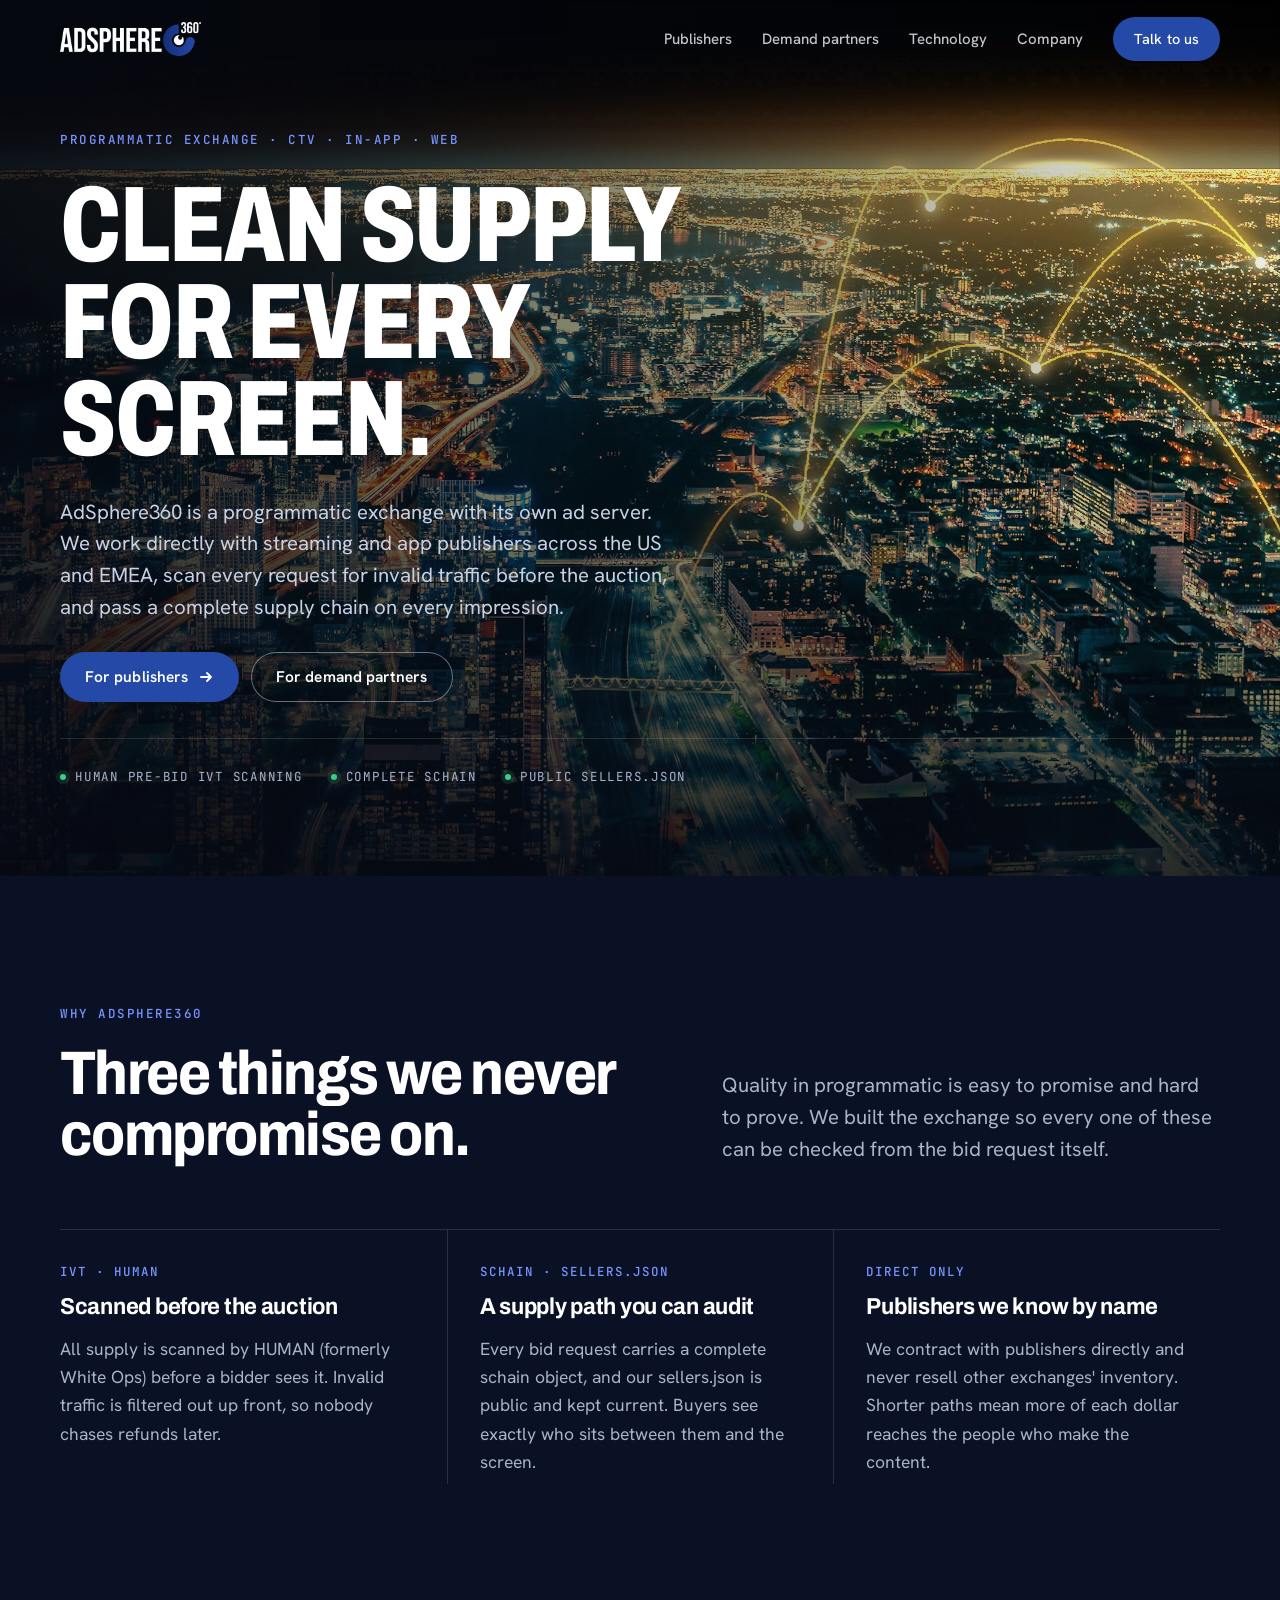
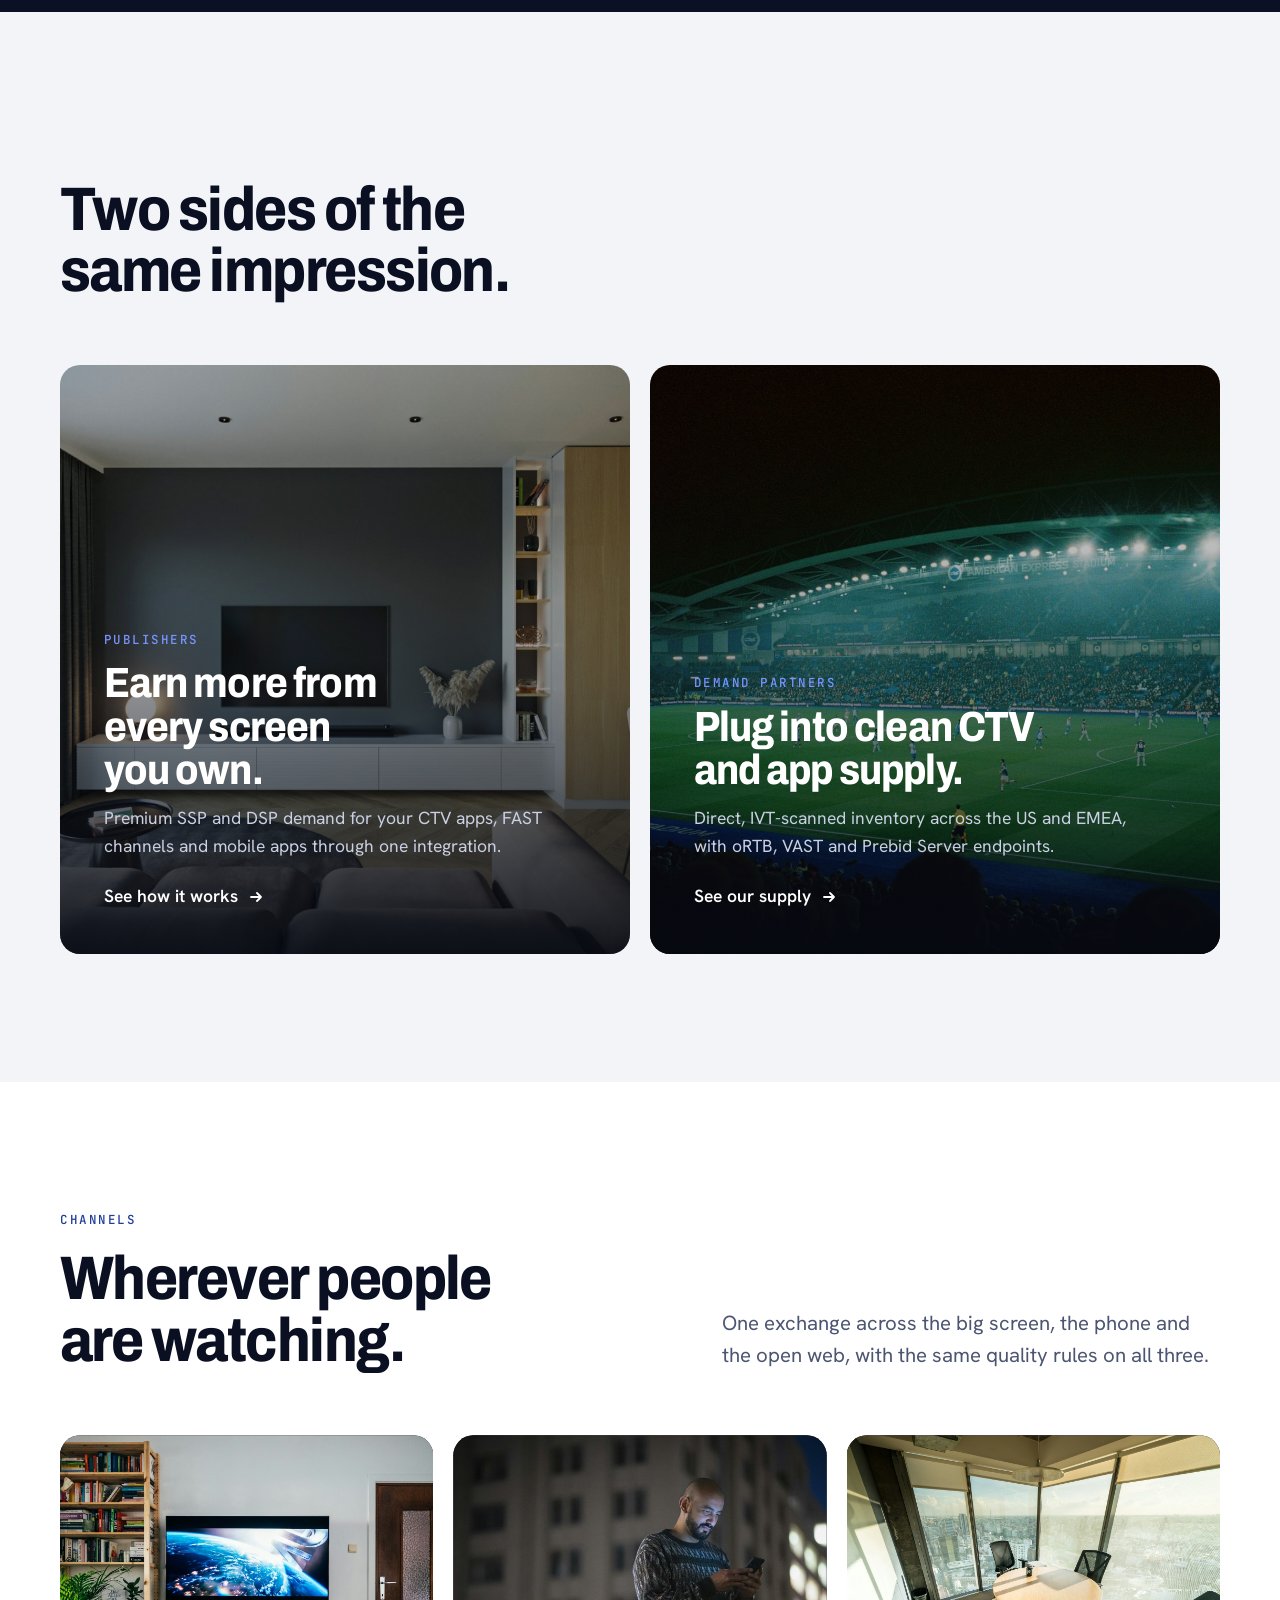
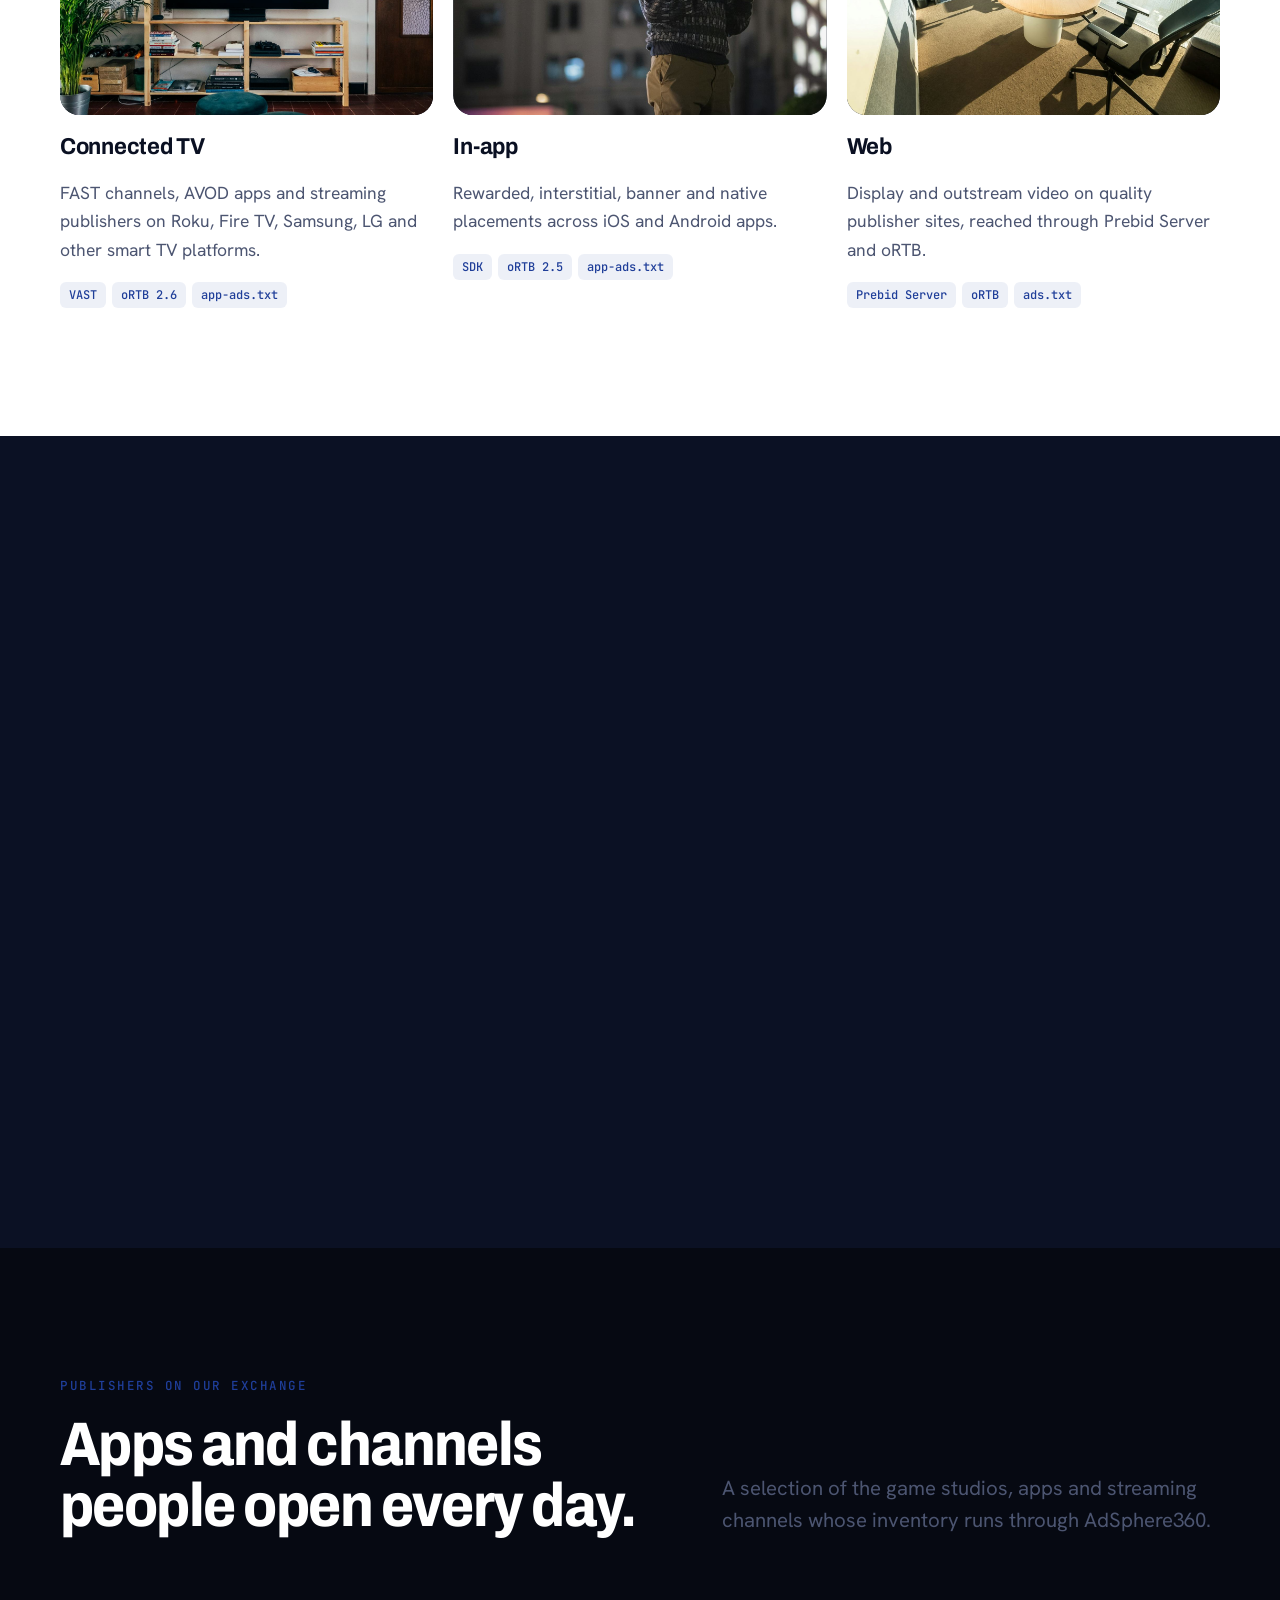
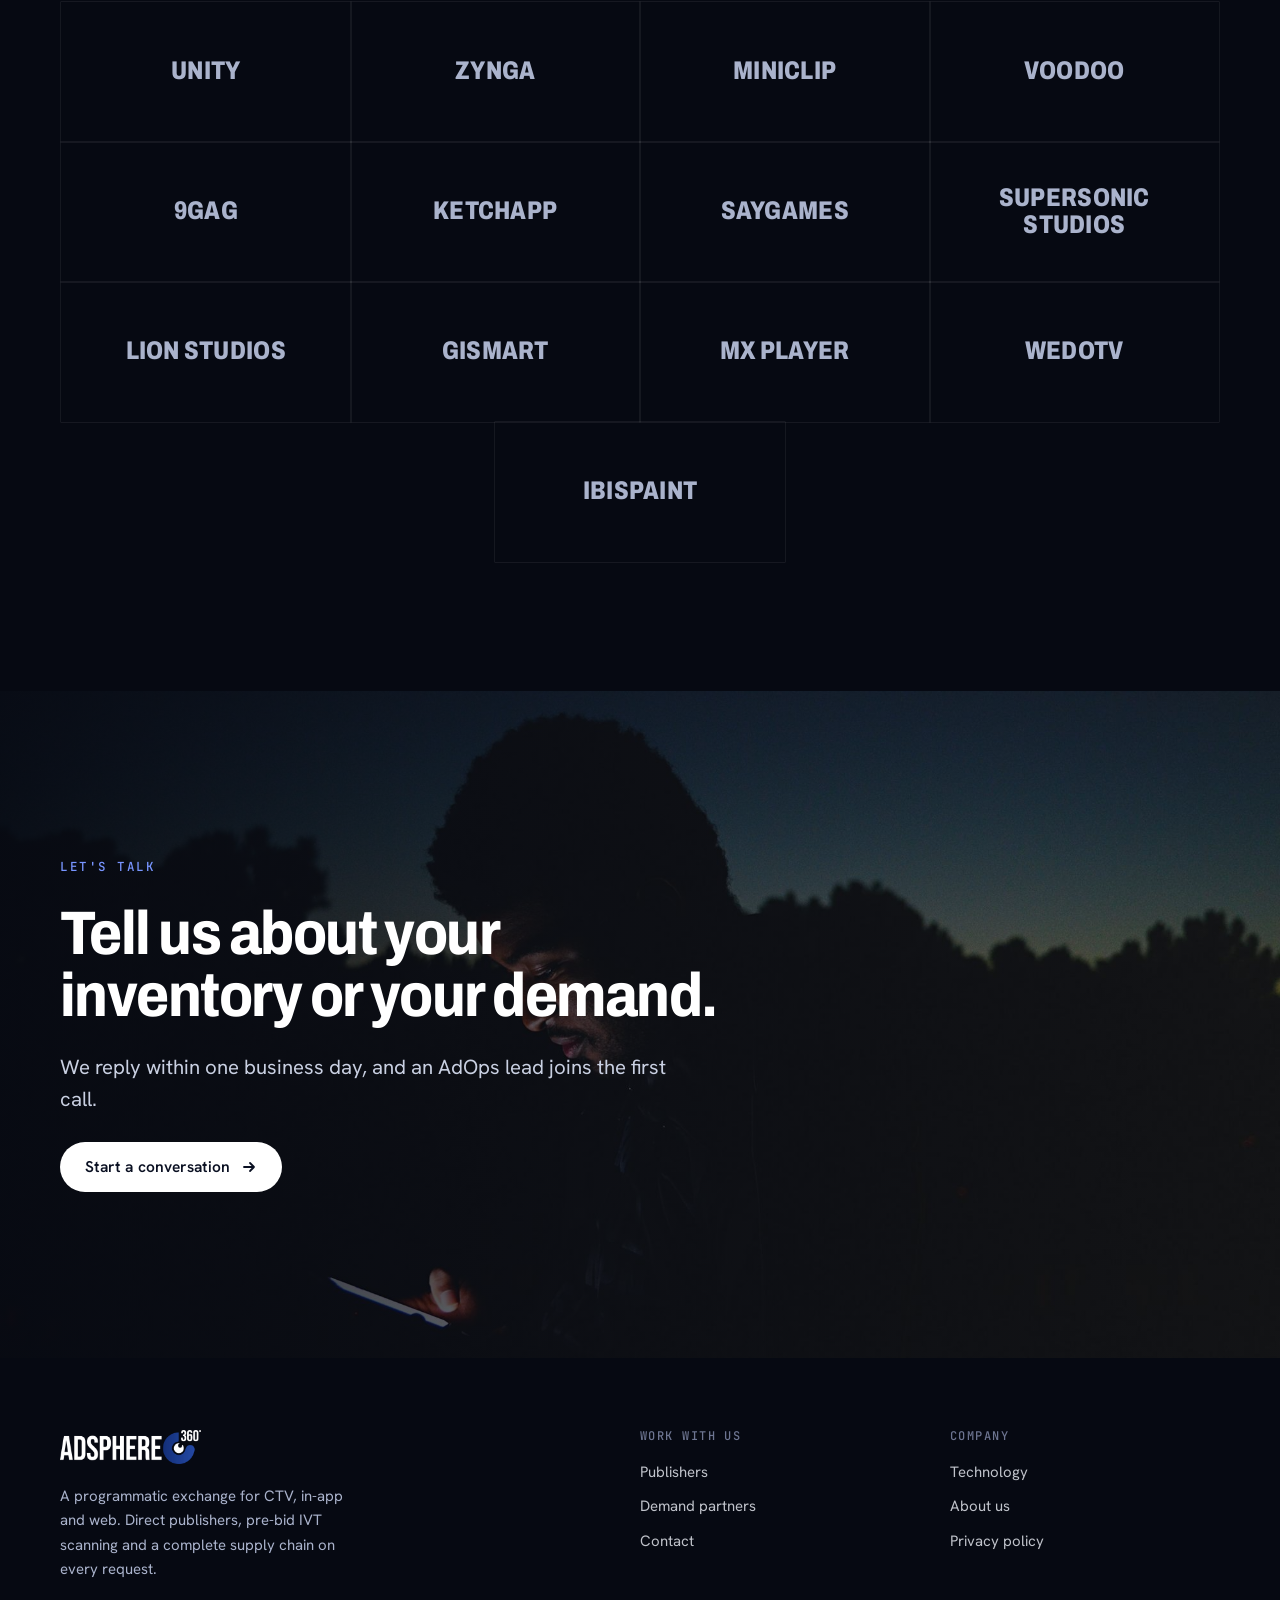
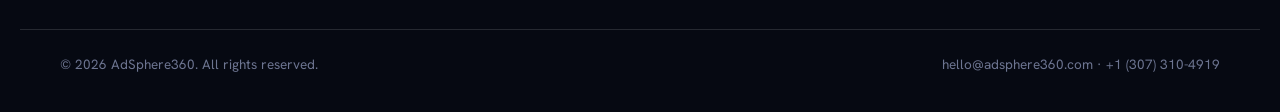
<file: index.html>
<!doctype html>
<html lang="en">
<head>
<meta charset="utf-8">
<meta name="viewport" content="width=device-width, initial-scale=1, viewport-fit=cover">
<title>AdSphere360</title>
<meta name="claude:viewport-fit-sides" content="cover">
<meta name="description" content="AdSphere360 is a programmatic exchange for CTV, in-app and web with direct publishers, HUMAN pre-bid IVT scanning and complete schain.">
<link rel="preconnect" href="https://fonts.googleapis.com"><link rel="preconnect" href="https://fonts.gstatic.com" crossorigin><link rel="stylesheet" href="https://fonts.googleapis.com/css2?family=Archivo:wdth,wght@62..125,500..900&family=Hanken+Grotesk:wght@400;500;600;700&family=JetBrains+Mono:wght@400;500&display=swap">
<meta property="og:type" content="website">
<meta property="og:site_name" content="AdSphere360">
<meta property="og:title" content="AdSphere360">
<meta property="og:description" content="AdSphere360 is a programmatic exchange for CTV, in-app and web with direct publishers, HUMAN pre-bid IVT scanning and complete schain.">
<meta property="og:image" content="https://adsphere360.com/og-image.jpg">
<meta property="og:image:width" content="1200">
<meta property="og:image:height" content="630">
<meta name="twitter:card" content="summary_large_image">
<meta name="twitter:image" content="https://adsphere360.com/og-image.jpg">
<link rel="icon" href="favicon.ico" sizes="any">
<link rel="icon" type="image/png" sizes="32x32" href="favicon-32.png">
<link rel="apple-touch-icon" href="apple-touch-icon.png">
<link rel="stylesheet" href="styles.css">
</head>
<body>
<header class="site-header">
  <div class="wrap nav">
    <a class="logo" href="index.html" aria-label="AdSphere360 home"><img src="assets/logo-light.png" alt="AdSphere360" width="900" height="217"></a>
    <nav class="nav-links" aria-label="Main"><a href="publishers.html">Publishers</a><a href="demand.html">Demand partners</a><a href="technology.html">Technology</a><a href="company.html">Company</a><a class="btn btn-brand nav-cta" href="contact.html">Talk to us</a></nav>
    <button class="menu-btn" type="button" aria-expanded="false" aria-controls="mobile-panel"><span class="label">Menu</span><svg width="16" height="16" viewBox="0 0 16 16" aria-hidden="true"><path d="M2 5h12M2 11h12" stroke="currentColor" stroke-width="1.8" stroke-linecap="round"/></svg></button>
  </div>
</header>
<nav class="mobile-panel" id="mobile-panel" aria-label="Mobile"><a href="index.html" aria-current="page">Home</a><a href="publishers.html">Publishers</a><a href="demand.html">Demand partners</a><a href="technology.html">Technology</a><a href="company.html">Company</a><a href="contact.html">Contact</a></nav>
<main>
<section class="hero " style="--m-focus:76% 50%">
  <div class="hero-media"><img src="assets/img/hero-city.jpg" alt="A city at night seen from above, its streets traced in light" fetchpriority="high"></div>
  <div class="wrap hero-inner on-photo">
    <span class="eyebrow rise">Programmatic exchange · CTV · In-app · Web</span>
    <h1 class="h-hero rise d1">Clean supply for every screen.</h1>
    <p class="lede rise d2">AdSphere360 is a programmatic exchange with its own ad server. We work directly with streaming and app publishers across the US and EMEA, scan every request for invalid traffic before the auction, and pass a complete supply chain on every impression.</p>
    <div class="hero-actions rise d3"><a class="btn btn-brand" href="publishers.html">For publishers <svg width="16" height="16" viewBox="0 0 16 16" aria-hidden="true"><path d="M3 8h10M9 4l4 4-4 4" fill="none" stroke="currentColor" stroke-width="1.8" stroke-linecap="round" stroke-linejoin="round"/></svg></a><a class="btn btn-line" href="demand.html">For demand partners</a></div>
    <div class="hero-foot rise d4"><span><i></i>HUMAN pre-bid IVT scanning</span><span><i></i>Complete schain</span><span><i></i>Public sellers.json</span></div>
  </div>
</section>
<section class="dark band"><div class="wrap">
  <div class="sec-head split">
    <div style="display:grid;gap:18px"><span class="eyebrow">Why AdSphere360</span><h2 class="h-xl">Three things we never compromise on.</h2></div>
    <p class="lede">Quality in programmatic is easy to promise and hard to prove. We built the exchange so every one of these can be checked from the bid request itself.</p>
  </div>
  <div class="pillars">
  <article class="pillar"><span class="tag">IVT · HUMAN</span><h3 class="h-m">Scanned before the auction</h3><p>All supply is scanned by HUMAN (formerly White Ops) before a bidder sees it. Invalid traffic is filtered out up front, so nobody chases refunds later.</p></article>
  <article class="pillar"><span class="tag">schain · sellers.json</span><h3 class="h-m">A supply path you can audit</h3><p>Every bid request carries a complete schain object, and our sellers.json is public and kept current. Buyers see exactly who sits between them and the screen.</p></article>
  <article class="pillar"><span class="tag">Direct only</span><h3 class="h-m">Publishers we know by name</h3><p>We contract with publishers directly and never resell other exchanges' inventory. Shorter paths mean more of each dollar reaches the people who make the content.</p></article>
</div>
</div></section>

<section class="band"><div class="wrap">
  <div class="sec-head"><span class="eyebrow">Who we work with</span><h2 class="h-xl">Two sides of the same impression.</h2></div>
  <div class="doors">
    <a class="door" href="publishers.html"><img src="assets/img/living-room.jpg" alt="A calm modern living room with a wall-mounted TV" loading="lazy">
      <span class="eyebrow">Publishers</span><h3>Earn more from every screen you own.</h3>
      <p>Premium SSP and DSP demand for your CTV apps, FAST channels and mobile apps through one integration.</p>
      <span class="go">See how it works <svg width="16" height="16" viewBox="0 0 16 16" aria-hidden="true"><path d="M3 8h10M9 4l4 4-4 4" fill="none" stroke="currentColor" stroke-width="1.8" stroke-linecap="round" stroke-linejoin="round"/></svg></span></a>
    <a class="door" href="demand.html"><img src="assets/img/stadium-pitch.jpg" alt="A floodlit football match at night" loading="lazy">
      <span class="eyebrow">Demand partners</span><h3>Plug into clean CTV and app supply.</h3>
      <p>Direct, IVT-scanned inventory across the US and EMEA, with oRTB, VAST and Prebid Server endpoints.</p>
      <span class="go">See our supply <svg width="16" height="16" viewBox="0 0 16 16" aria-hidden="true"><path d="M3 8h10M9 4l4 4-4 4" fill="none" stroke="currentColor" stroke-width="1.8" stroke-linecap="round" stroke-linejoin="round"/></svg></span></a>
  </div>
</div></section>

<section class="white band"><div class="wrap">
  <div class="sec-head split">
    <div style="display:grid;gap:18px"><span class="eyebrow">Channels</span><h2 class="h-xl">Wherever people are watching.</h2></div>
    <p class="lede">One exchange across the big screen, the phone and the open web, with the same quality rules on all three.</p>
  </div>
  <div class="tiles">
    <article class="tile"><figure><img src="assets/img/tv-earth.jpg" alt="A TV showing Earth from space in a bright living room" loading="lazy"></figure>
      <h3 class="h-m">Connected TV</h3><p class="muted">FAST channels, AVOD apps and streaming publishers on Roku, Fire TV, Samsung, LG and other smart TV platforms.</p>
      <div class="specs"><span class="chip">VAST</span><span class="chip">oRTB 2.6</span><span class="chip">app-ads.txt</span></div></article>
    <article class="tile"><figure><img src="assets/img/phone-street.jpg" alt="A man checking his phone on a city street at dusk" loading="lazy"></figure>
      <h3 class="h-m">In-app</h3><p class="muted">Rewarded, interstitial, banner and native placements across iOS and Android apps.</p>
      <div class="specs"><span class="chip">SDK</span><span class="chip">oRTB 2.5</span><span class="chip">app-ads.txt</span></div></article>
    <article class="tile"><figure><img src="assets/img/meeting-skyline.jpg" alt="A bright meeting room high above a city" loading="lazy"></figure>
      <h3 class="h-m">Web</h3><p class="muted">Display and outstream video on quality publisher sites, reached through Prebid Server and oRTB.</p>
      <div class="specs"><span class="chip">Prebid Server</span><span class="chip">oRTB</span><span class="chip">ads.txt</span></div></article>
  </div>
</div></section>

<section class="dark band"><div class="wrap feature">
  <div class="copy">
    <span class="eyebrow">Built to be audited</span>
    <h2 class="h-xl">Proof travels with every request.</h2>
    <p class="lede">Each bid request leaves our exchange with its scan verdict and a complete supply chain attached. Buyers don't need to take our word for it. They can read it in the request.</p>
    <div><a class="text-link" href="technology.html">How our technology works <svg width="16" height="16" viewBox="0 0 16 16" aria-hidden="true"><path d="M3 8h10M9 4l4 4-4 4" fill="none" stroke="currentColor" stroke-width="1.8" stroke-linecap="round" stroke-linejoin="round"/></svg></a></div>
  </div>
  <div class="inspector" aria-label="Example bid request from the AdSphere360 exchange">
  <div class="insp-top">
    <span class="insp-title">Example bid request</span>
    <div class="tabs" role="tablist" aria-label="Request type">
      <button class="tab" role="tab" id="tab-ctv" aria-selected="true" aria-controls="req-ctv">CTV</button>
      <button class="tab" role="tab" id="tab-app" aria-selected="false" aria-controls="req-app" tabindex="-1">In-app</button>
      <button class="tab" role="tab" id="tab-web" aria-selected="false" aria-controls="req-web" tabindex="-1">Web</button>
    </div>
  </div>
  <div class="code-stack">
<pre id="req-ctv" role="tabpanel" aria-labelledby="tab-ctv">{
  <span class="k">"imp"</span>: [{
    <span class="k">"video"</span>: {
      <span class="k">"mimes"</span>: [<span class="s">"video/mp4"</span>],
      <span class="k">"maxduration"</span>: <span class="n">30</span>
    }
  }],
  <span class="k">"app"</span>: { <span class="k">"bundle"</span>: <span class="s">"example.fast.channel"</span> },
  <span class="k">"device"</span>: { <span class="k">"devicetype"</span>: <span class="n">3</span> },  <span class="c">// CTV</span>
  <span class="k">"source"</span>: { <span class="k">"schain"</span>: {
    <span class="hl"><span class="k">"complete"</span>: <span class="n">1</span></span>,
    <span class="k">"nodes"</span>: [{
      <span class="hl"><span class="k">"asi"</span>: <span class="s">"adsphere360.com"</span></span>,
      <span class="k">"hp"</span>: <span class="n">1</span>
    }]
  }}
}</pre>
<pre id="req-app" role="tabpanel" aria-labelledby="tab-app" data-off>{
  <span class="k">"imp"</span>: [{
    <span class="k">"banner"</span>: { <span class="k">"w"</span>: <span class="n">320</span>, <span class="k">"h"</span>: <span class="n">480</span> },
    <span class="k">"instl"</span>: <span class="n">1</span>
  }],
  <span class="k">"app"</span>: { <span class="k">"bundle"</span>: <span class="s">"com.example.puzzle"</span> },
  <span class="k">"device"</span>: { <span class="k">"devicetype"</span>: <span class="n">4</span> },  <span class="c">// phone</span>
  <span class="k">"source"</span>: { <span class="k">"schain"</span>: {
    <span class="hl"><span class="k">"complete"</span>: <span class="n">1</span></span>,
    <span class="k">"nodes"</span>: [{
      <span class="hl"><span class="k">"asi"</span>: <span class="s">"adsphere360.com"</span></span>,
      <span class="k">"hp"</span>: <span class="n">1</span>
    }]
  }}
}</pre>
<pre id="req-web" role="tabpanel" aria-labelledby="tab-web" data-off>{
  <span class="k">"imp"</span>: [{
    <span class="k">"video"</span>: { <span class="k">"plcmt"</span>: <span class="n">4</span> }
  }],
  <span class="k">"site"</span>: { <span class="k">"domain"</span>: <span class="s">"example-publisher.com"</span> },
  <span class="k">"device"</span>: { <span class="k">"devicetype"</span>: <span class="n">2</span> },  <span class="c">// desktop</span>
  <span class="k">"source"</span>: { <span class="k">"schain"</span>: {
    <span class="hl"><span class="k">"complete"</span>: <span class="n">1</span></span>,
    <span class="k">"nodes"</span>: [{
      <span class="hl"><span class="k">"asi"</span>: <span class="s">"adsphere360.com"</span></span>,
      <span class="k">"hp"</span>: <span class="n">1</span>
    }]
  }}
}</pre>
  </div>
  <div class="insp-checks">
    <div>Pre-bid IVT scan<strong>Passed</strong></div>
    <div>Supply chain<strong>Complete</strong></div>
    <div>Seller type<strong>Direct</strong></div>
  </div>
</div>
</div></section>

<section class="ink band" aria-labelledby="pubs-h"><div class="wrap"><div class="sec-head split"><div style="display:grid;gap:18px"><span class="eyebrow">Publishers on our exchange</span><h2 class="h-xl" id="pubs-h">Apps and channels people open every day.</h2></div><p class="lede">A selection of the game studios, apps and streaming channels whose inventory runs through AdSphere360.</p></div><ul class="pubwall"><li><span>Unity</span></li><li><span>Zynga</span></li><li><span>Miniclip</span></li><li><span>Voodoo</span></li><li><span>9GAG</span></li><li><span>Ketchapp</span></li><li><span>SayGames</span></li><li><span>Supersonic Studios</span></li><li><span>Lion Studios</span></li><li><span>Gismart</span></li><li><span>MX Player</span></li><li><span>WeDoTV</span></li><li><span>ibisPaint</span></li></ul></div></section>

<section class="photo-band cta-band">
  <img class="bg" src="assets/img/phone-silhouette.jpg" alt="" loading="lazy">
  <div class="wrap"><div class="inner">
    <span class="eyebrow" style="color:var(--glow)">Let's talk</span>
    <h2 class="h-xl">Tell us about your inventory or your demand.</h2>
    <p class="lede" style="color:#C9D0E2">We reply within one business day, and an AdOps lead joins the first call.</p>
    <div><a class="btn btn-light" href="contact.html">Start a conversation <svg width="16" height="16" viewBox="0 0 16 16" aria-hidden="true"><path d="M3 8h10M9 4l4 4-4 4" fill="none" stroke="currentColor" stroke-width="1.8" stroke-linecap="round" stroke-linejoin="round"/></svg></a></div>
  </div></div>
</section>
</main>
<footer class="site-footer">
  <div class="wrap foot-grid">
    <div class="foot-brand">
      <img src="assets/logo-light.png" alt="AdSphere360" width="900" height="217">
      <p>A programmatic exchange for CTV, in-app and web. Direct publishers, pre-bid IVT scanning and a complete supply chain on every request.</p>
    </div>
    <div class="foot-col"><h4>Work with us</h4><ul>
      <li><a href="publishers.html">Publishers</a></li>
      <li><a href="demand.html">Demand partners</a></li>
      <li><a href="contact.html">Contact</a></li></ul></div>
    <div class="foot-col"><h4>Company</h4><ul>
      <li><a href="technology.html">Technology</a></li>
      <li><a href="company.html">About us</a></li>
      <li><a href="privacy-policy.html">Privacy policy</a></li></ul></div>
  </div>
  <div class="wrap foot-base"><span>© 2026 AdSphere360. All rights reserved.</span><span>hello@adsphere360.com · +1 (307) 310-4919</span></div>
</footer>
<script src="site.js"></script>
</body>
</html>
</file>
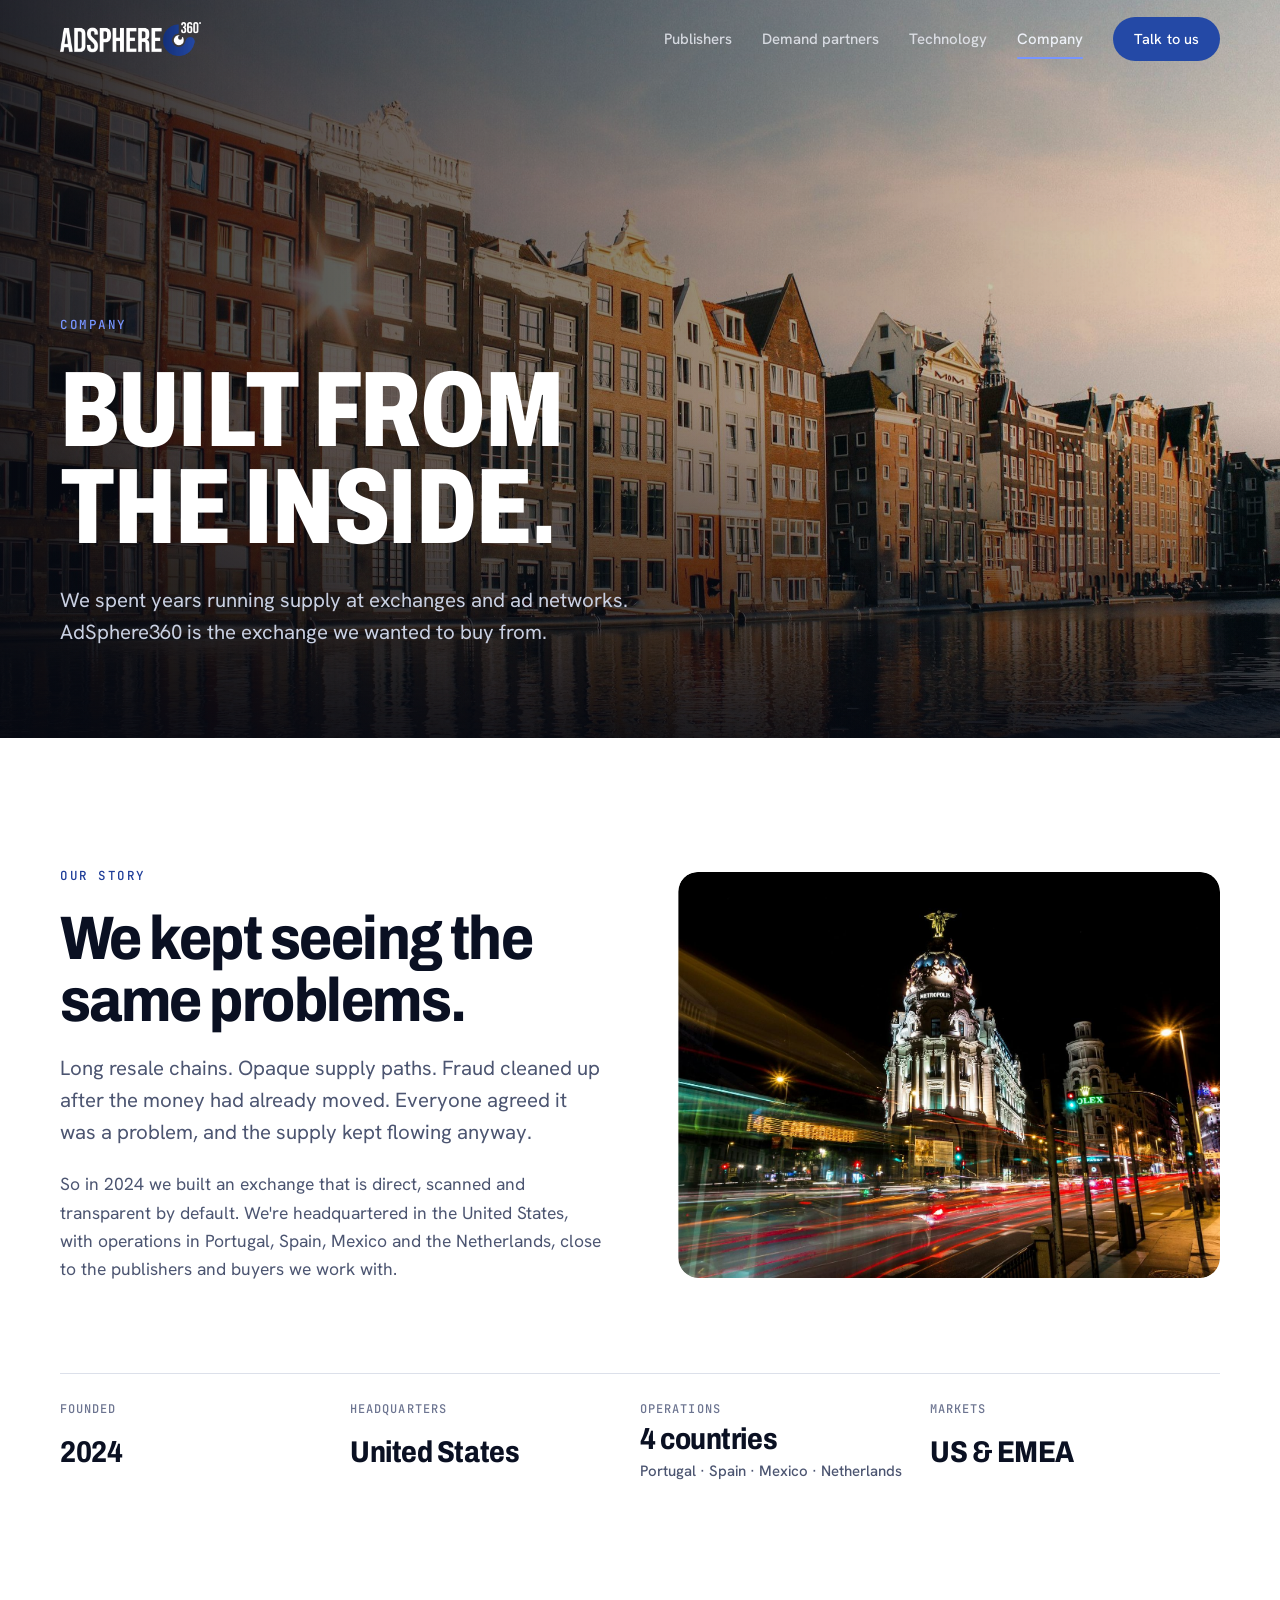
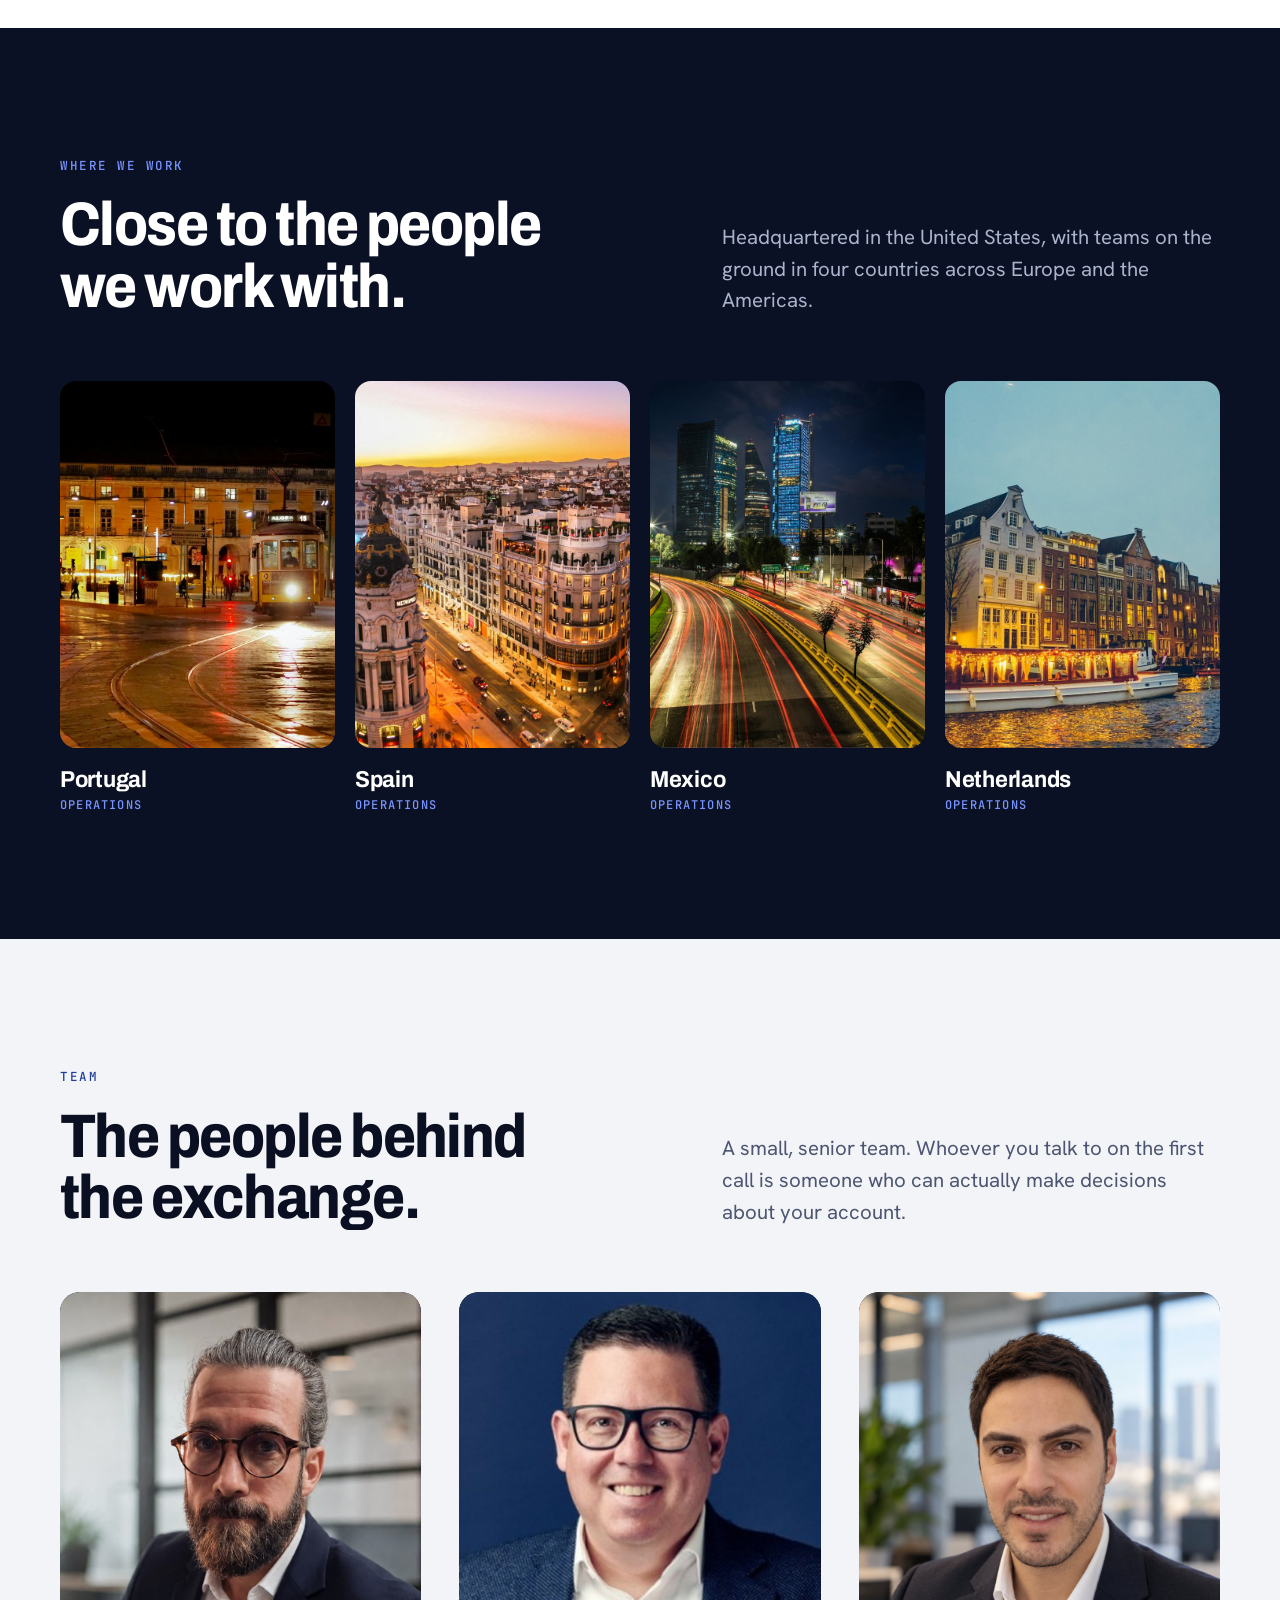
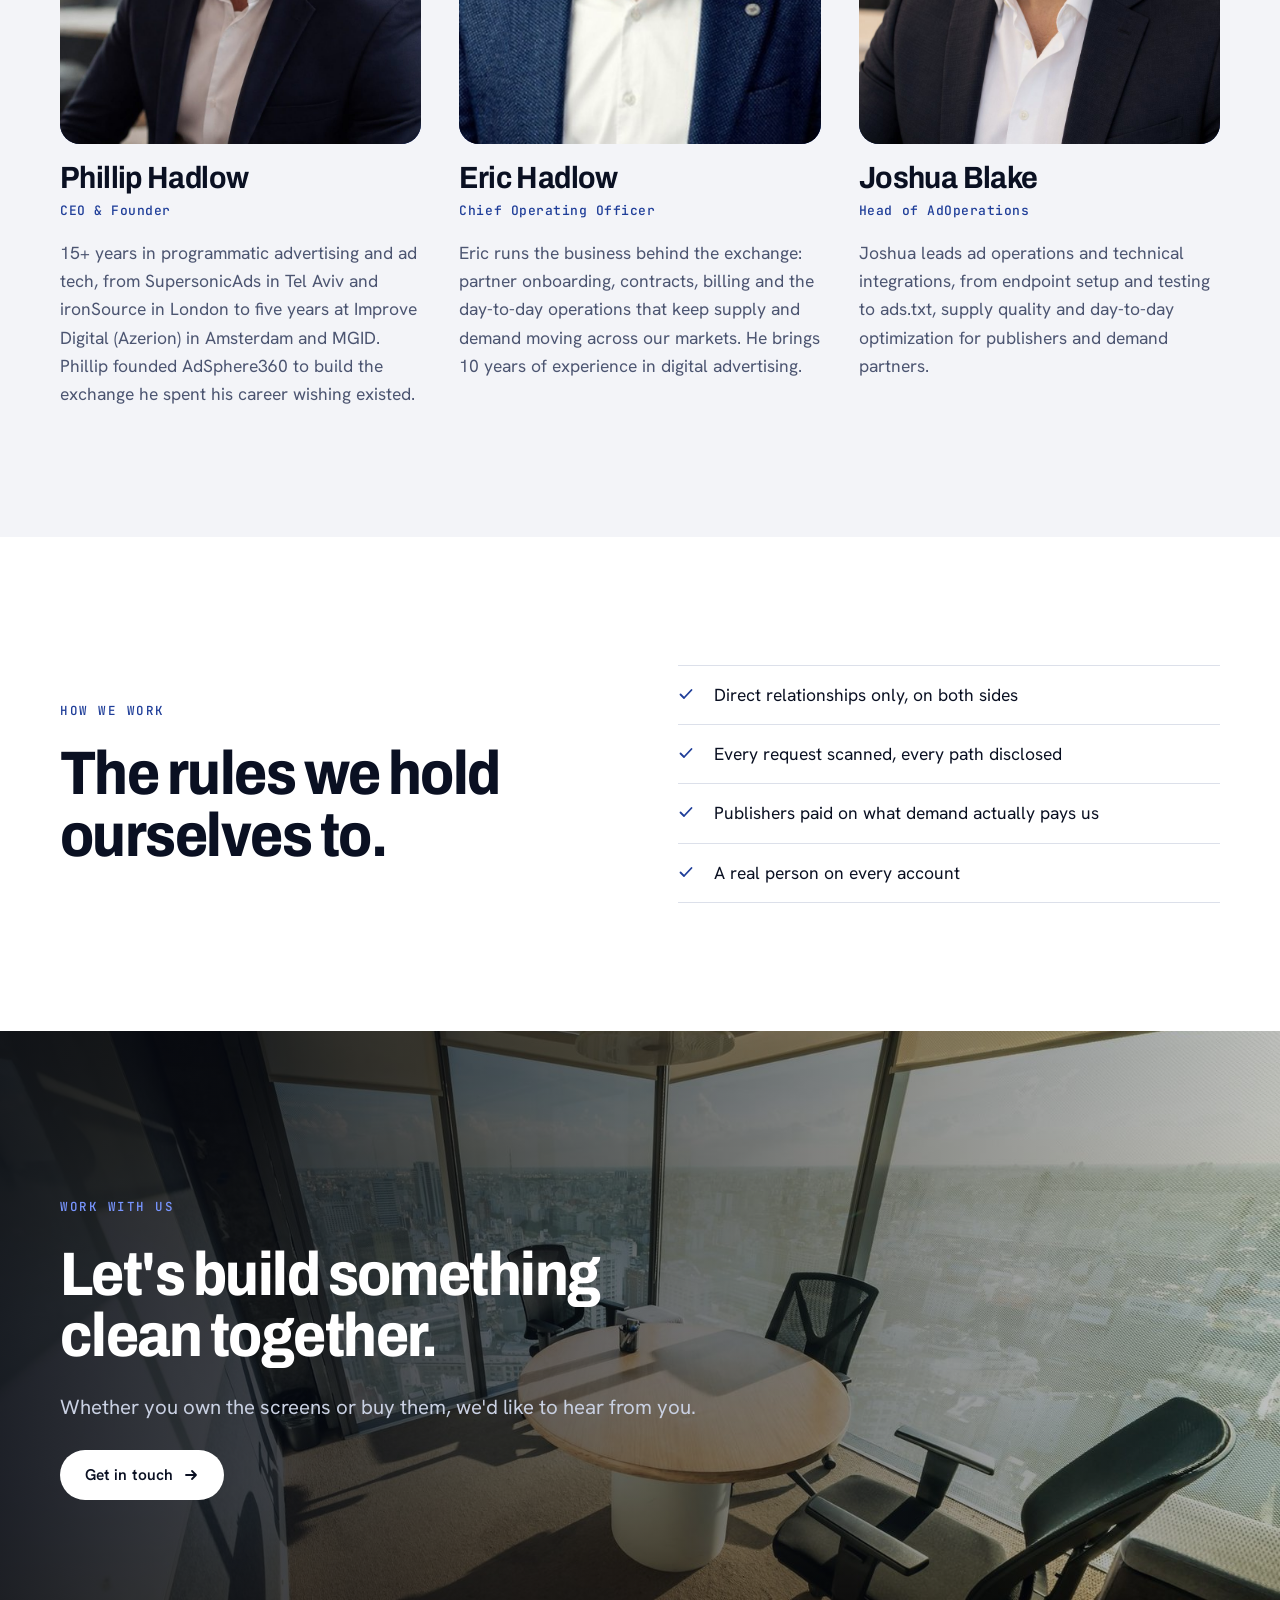
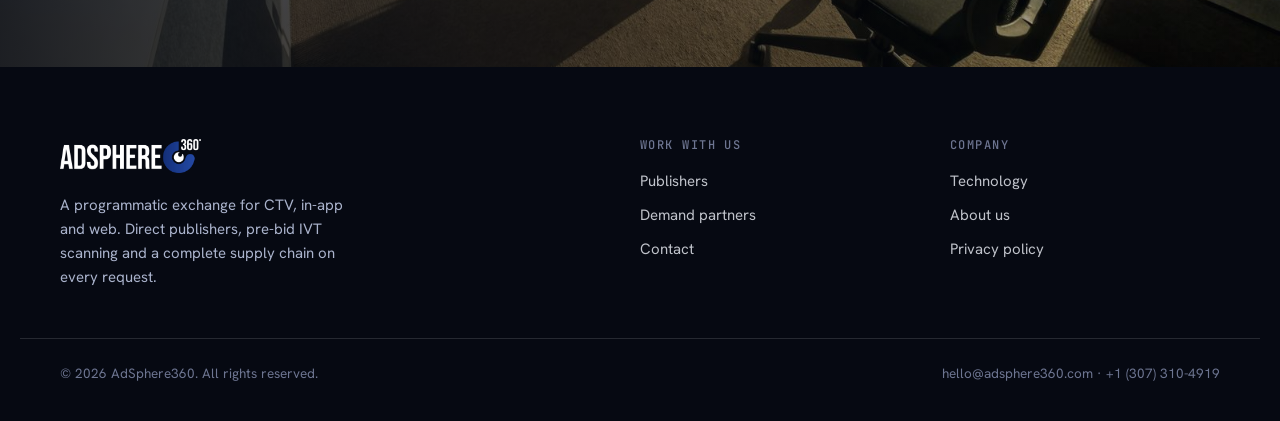
<file: company.html>
<!doctype html>
<html lang="en">
<head>
<meta charset="utf-8">
<meta name="viewport" content="width=device-width, initial-scale=1, viewport-fit=cover">
<title>Company · AdSphere360</title>
<meta name="claude:viewport-fit-sides" content="cover">
<meta name="description" content="About AdSphere360 and its founder.">
<link rel="preconnect" href="https://fonts.googleapis.com"><link rel="preconnect" href="https://fonts.gstatic.com" crossorigin><link rel="stylesheet" href="https://fonts.googleapis.com/css2?family=Archivo:wdth,wght@62..125,500..900&family=Hanken+Grotesk:wght@400;500;600;700&family=JetBrains+Mono:wght@400;500&display=swap">
<meta property="og:type" content="website">
<meta property="og:site_name" content="AdSphere360">
<meta property="og:title" content="Company · AdSphere360">
<meta property="og:description" content="About AdSphere360 and its founder.">
<meta property="og:image" content="https://adsphere360.com/og-image.jpg">
<meta property="og:image:width" content="1200">
<meta property="og:image:height" content="630">
<meta name="twitter:card" content="summary_large_image">
<meta name="twitter:image" content="https://adsphere360.com/og-image.jpg">
<link rel="icon" href="favicon.ico" sizes="any">
<link rel="icon" type="image/png" sizes="32x32" href="favicon-32.png">
<link rel="apple-touch-icon" href="apple-touch-icon.png">
<link rel="stylesheet" href="styles.css">
</head>
<body>
<header class="site-header">
  <div class="wrap nav">
    <a class="logo" href="index.html" aria-label="AdSphere360 home"><img src="assets/logo-light.png" alt="AdSphere360" width="900" height="217"></a>
    <nav class="nav-links" aria-label="Main"><a href="publishers.html">Publishers</a><a href="demand.html">Demand partners</a><a href="technology.html">Technology</a><a href="company.html" aria-current="page">Company</a><a class="btn btn-brand nav-cta" href="contact.html">Talk to us</a></nav>
    <button class="menu-btn" type="button" aria-expanded="false" aria-controls="mobile-panel"><span class="label">Menu</span><svg width="16" height="16" viewBox="0 0 16 16" aria-hidden="true"><path d="M2 5h12M2 11h12" stroke="currentColor" stroke-width="1.8" stroke-linecap="round"/></svg></button>
  </div>
</header>
<nav class="mobile-panel" id="mobile-panel" aria-label="Mobile"><a href="index.html">Home</a><a href="publishers.html">Publishers</a><a href="demand.html">Demand partners</a><a href="technology.html">Technology</a><a href="company.html" aria-current="page">Company</a><a href="contact.html">Contact</a></nav>
<main>
<section class="hero " style="--m-focus:62% 50%">
  <div class="hero-media"><img src="assets/img/amsterdam-canal.jpg" alt="Canal houses on the Damrak in Amsterdam at golden hour, reflected in the water" fetchpriority="high"></div>
  <div class="wrap hero-inner on-photo">
    <span class="eyebrow rise">Company</span>
    <h1 class="h-hero rise d1">Built from the inside.</h1>
    <p class="lede rise d2">We spent years running supply at exchanges and ad networks. AdSphere360 is the exchange we wanted to buy from.</p>
    
    
  </div>
</section>
<section class="white band"><div class="wrap feature">
  <div class="copy">
    <span class="eyebrow">Our story</span>
    <h2 class="h-xl">We kept seeing the same problems.</h2>
    <p class="lede">Long resale chains. Opaque supply paths. Fraud cleaned up after the money had already moved. Everyone agreed it was a problem, and the supply kept flowing anyway.</p>
    <p class="muted">So in 2024 we built an exchange that is direct, scanned and transparent by default. We're headquartered in the United States, with operations in Portugal, Spain, Mexico and the Netherlands, close to the publishers and buyers we work with.</p>
  </div>
  <figure class="wide"><img src="assets/img/madrid-night.jpg" alt="The Metropolis building on Gran Vía in Madrid at night, with light trails from traffic" loading="lazy"></figure>
</div>
<div class="wrap" style="margin-top:clamp(56px,7vw,96px)">
  <dl class="facts">
    <div><dt>Founded</dt><dd>2024</dd></div>
    <div><dt>Headquarters</dt><dd>United States</dd></div>
    <div><dt>Operations</dt><dd>4 countries<small>Portugal · Spain · Mexico · Netherlands</small></dd></div>
    <div><dt>Markets</dt><dd>US &amp; EMEA</dd></div>
  </dl>
</div></section>

<section class="dark band" aria-labelledby="ops-h"><div class="wrap">
  <div class="sec-head split">
    <div style="display:grid;gap:18px"><span class="eyebrow">Where we work</span><h2 class="h-xl" id="ops-h">Close to the people we work with.</h2></div>
    <p class="lede">Headquartered in the United States, with teams on the ground in four countries across Europe and the Americas.</p>
  </div>
  <ul class="cities">
    <li class="city"><figure><img src="assets/img/lisbon.jpg" alt="A yellow tram crossing a square in Lisbon at night" loading="lazy"></figure><h3 class="h-m">Portugal</h3><span>Operations</span></li>
    <li class="city"><figure><img src="assets/img/madrid.jpg" alt="Gran Vía in Madrid at sunset" loading="lazy"></figure><h3 class="h-m">Spain</h3><span>Operations</span></li>
    <li class="city"><figure><img src="assets/img/mexico-city.jpg" alt="Light trails on a highway below the Mexico City skyline at night" loading="lazy"></figure><h3 class="h-m">Mexico</h3><span>Operations</span></li>
    <li class="city"><figure><img src="assets/img/amsterdam.jpg" alt="Lit canal houses in Amsterdam at dusk" loading="lazy"></figure><h3 class="h-m">Netherlands</h3><span>Operations</span></li>
  </ul>
</div></section>

<section class="band" id="team"><div class="wrap">
  <div class="sec-head split">
    <div style="display:grid;gap:18px"><span class="eyebrow">Team</span><h2 class="h-xl">The people behind the exchange.</h2></div>
    <p class="lede">A small, senior team. Whoever you talk to on the first call is someone who can actually make decisions about your account.</p>
  </div>
  <div class="team">
    <article class="person">
      <figure><img src="assets/team/phillip.jpg" alt="Portrait of Phillip Hadlow" loading="lazy"></figure>
      <div class="name"><h3 class="h-l">Phillip Hadlow</h3><div class="role">CEO &amp; Founder</div></div>
      <p>15+ years in programmatic advertising and ad tech, from SupersonicAds in Tel Aviv and ironSource in London to five years at Improve Digital (Azerion) in Amsterdam and MGID. Phillip founded AdSphere360 to build the exchange he spent his career wishing existed.</p>
    </article>
    <article class="person">
      <figure><img src="assets/team/eric.jpg" alt="Portrait of Eric Hadlow" loading="lazy"></figure>
      <div class="name"><h3 class="h-l">Eric Hadlow</h3><div class="role">Chief Operating Officer</div></div>
      <p>Eric runs the business behind the exchange: partner onboarding, contracts, billing and the day-to-day operations that keep supply and demand moving across our markets. He brings 10 years of experience in digital advertising.</p>
    </article>
    <article class="person">
      <figure><img src="assets/team/josh.jpg" alt="Portrait of Joshua Blake" loading="lazy"></figure>
      <div class="name"><h3 class="h-l">Joshua Blake</h3><div class="role">Head of AdOperations</div></div>
      <p>Joshua leads ad operations and technical integrations, from endpoint setup and testing to ads.txt, supply quality and day-to-day optimization for publishers and demand partners.</p>
    </article>
  </div>
</div></section>

<section class="white band"><div class="wrap feature">
  <div class="copy">
    <span class="eyebrow">How we work</span>
    <h2 class="h-xl">The rules we hold ourselves to.</h2>
  </div>
  <div class="copy">
    <ul class="checks"><li><svg width="16" height="16" viewBox="0 0 16 16" aria-hidden="true"><path d="M2.5 8.5l3.5 3.5 7.5-8" fill="none" stroke="currentColor" stroke-width="1.8" stroke-linecap="round" stroke-linejoin="round"/></svg><span>Direct relationships only, on both sides</span></li><li><svg width="16" height="16" viewBox="0 0 16 16" aria-hidden="true"><path d="M2.5 8.5l3.5 3.5 7.5-8" fill="none" stroke="currentColor" stroke-width="1.8" stroke-linecap="round" stroke-linejoin="round"/></svg><span>Every request scanned, every path disclosed</span></li><li><svg width="16" height="16" viewBox="0 0 16 16" aria-hidden="true"><path d="M2.5 8.5l3.5 3.5 7.5-8" fill="none" stroke="currentColor" stroke-width="1.8" stroke-linecap="round" stroke-linejoin="round"/></svg><span>Publishers paid on what demand actually pays us</span></li><li><svg width="16" height="16" viewBox="0 0 16 16" aria-hidden="true"><path d="M2.5 8.5l3.5 3.5 7.5-8" fill="none" stroke="currentColor" stroke-width="1.8" stroke-linecap="round" stroke-linejoin="round"/></svg><span>A real person on every account</span></li></ul>
  </div>
</div></section>
<section class="photo-band cta-band">
  <img class="bg" src="assets/img/meeting-skyline.jpg" alt="" loading="lazy">
  <div class="wrap"><div class="inner">
    <span class="eyebrow" style="color:var(--glow)">Work with us</span>
    <h2 class="h-xl">Let's build something clean together.</h2>
    <p class="lede" style="color:#C9D0E2">Whether you own the screens or buy them, we'd like to hear from you.</p>
    <div><a class="btn btn-light" href="contact.html">Get in touch <svg width="16" height="16" viewBox="0 0 16 16" aria-hidden="true"><path d="M3 8h10M9 4l4 4-4 4" fill="none" stroke="currentColor" stroke-width="1.8" stroke-linecap="round" stroke-linejoin="round"/></svg></a></div>
  </div></div>
</section>
</main>
<footer class="site-footer">
  <div class="wrap foot-grid">
    <div class="foot-brand">
      <img src="assets/logo-light.png" alt="AdSphere360" width="900" height="217">
      <p>A programmatic exchange for CTV, in-app and web. Direct publishers, pre-bid IVT scanning and a complete supply chain on every request.</p>
    </div>
    <div class="foot-col"><h4>Work with us</h4><ul>
      <li><a href="publishers.html">Publishers</a></li>
      <li><a href="demand.html">Demand partners</a></li>
      <li><a href="contact.html">Contact</a></li></ul></div>
    <div class="foot-col"><h4>Company</h4><ul>
      <li><a href="technology.html">Technology</a></li>
      <li><a href="company.html">About us</a></li>
      <li><a href="privacy-policy.html">Privacy policy</a></li></ul></div>
  </div>
  <div class="wrap foot-base"><span>© 2026 AdSphere360. All rights reserved.</span><span>hello@adsphere360.com · +1 (307) 310-4919</span></div>
</footer>
<script src="site.js"></script>
</body>
</html>
</file>
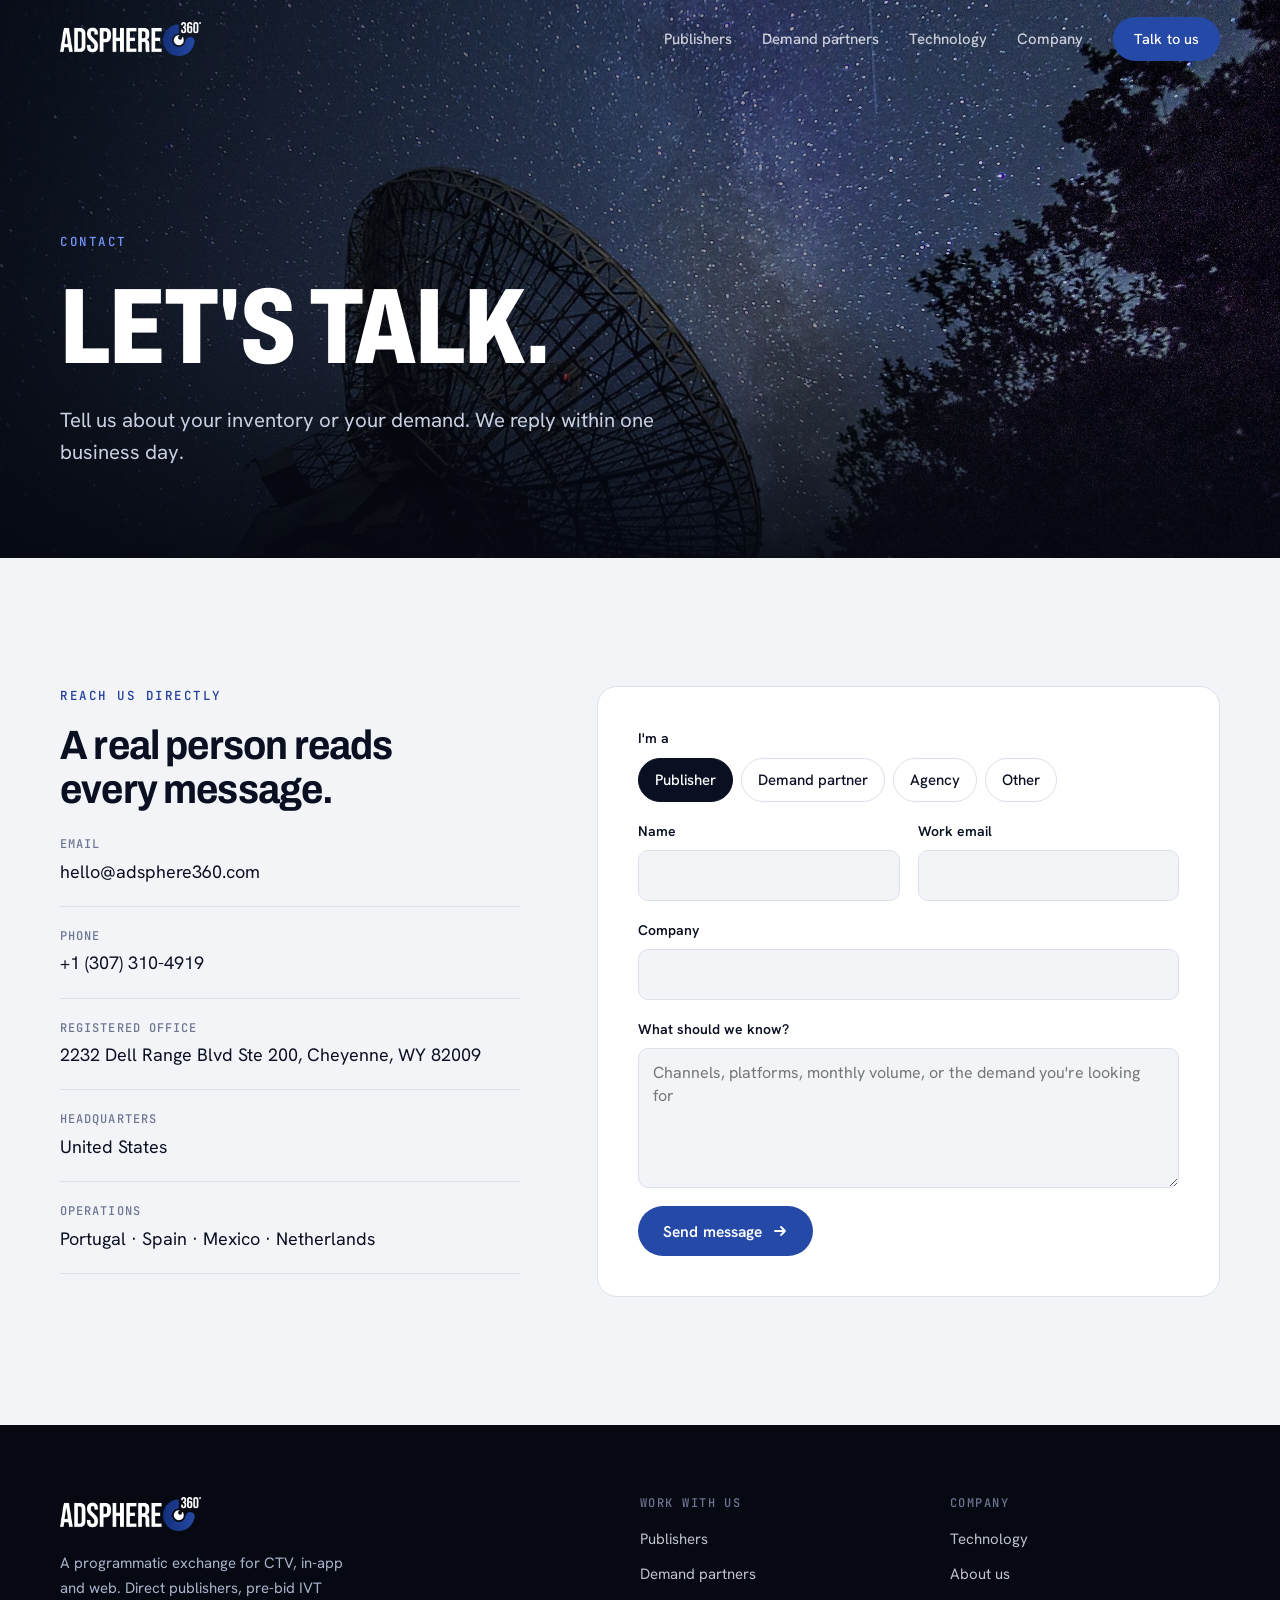
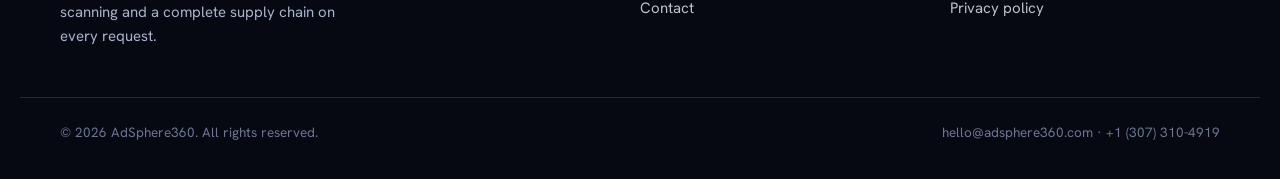
<file: contact.html>
<!doctype html>
<html lang="en">
<head>
<meta charset="utf-8">
<meta name="viewport" content="width=device-width, initial-scale=1, viewport-fit=cover">
<title>Contact · AdSphere360</title>
<meta name="claude:viewport-fit-sides" content="cover">
<meta name="description" content="Get in touch with AdSphere360.">
<link rel="preconnect" href="https://fonts.googleapis.com"><link rel="preconnect" href="https://fonts.gstatic.com" crossorigin><link rel="stylesheet" href="https://fonts.googleapis.com/css2?family=Archivo:wdth,wght@62..125,500..900&family=Hanken+Grotesk:wght@400;500;600;700&family=JetBrains+Mono:wght@400;500&display=swap">
<meta property="og:type" content="website">
<meta property="og:site_name" content="AdSphere360">
<meta property="og:title" content="Contact · AdSphere360">
<meta property="og:description" content="Get in touch with AdSphere360.">
<meta property="og:image" content="https://adsphere360.com/og-image.jpg">
<meta property="og:image:width" content="1200">
<meta property="og:image:height" content="630">
<meta name="twitter:card" content="summary_large_image">
<meta name="twitter:image" content="https://adsphere360.com/og-image.jpg">
<link rel="icon" href="favicon.ico" sizes="any">
<link rel="icon" type="image/png" sizes="32x32" href="favicon-32.png">
<link rel="apple-touch-icon" href="apple-touch-icon.png">
<link rel="stylesheet" href="styles.css">
</head>
<body>
<header class="site-header">
  <div class="wrap nav">
    <a class="logo" href="index.html" aria-label="AdSphere360 home"><img src="assets/logo-light.png" alt="AdSphere360" width="900" height="217"></a>
    <nav class="nav-links" aria-label="Main"><a href="publishers.html">Publishers</a><a href="demand.html">Demand partners</a><a href="technology.html">Technology</a><a href="company.html">Company</a><a class="btn btn-brand nav-cta" href="contact.html" aria-current="page">Talk to us</a></nav>
    <button class="menu-btn" type="button" aria-expanded="false" aria-controls="mobile-panel"><span class="label">Menu</span><svg width="16" height="16" viewBox="0 0 16 16" aria-hidden="true"><path d="M2 5h12M2 11h12" stroke="currentColor" stroke-width="1.8" stroke-linecap="round"/></svg></button>
  </div>
</header>
<nav class="mobile-panel" id="mobile-panel" aria-label="Mobile"><a href="index.html">Home</a><a href="publishers.html">Publishers</a><a href="demand.html">Demand partners</a><a href="technology.html">Technology</a><a href="company.html">Company</a><a href="contact.html" aria-current="page">Contact</a></nav>
<main>
<section class="hero short" style="--m-focus:50% 50%">
  <div class="hero-media"><img src="assets/img/dish-stars.jpg" alt="A radio dish pointed at the Milky Way" fetchpriority="high"></div>
  <div class="wrap hero-inner on-photo">
    <span class="eyebrow rise">Contact</span>
    <h1 class="h-hero rise d1">Let's talk.</h1>
    <p class="lede rise d2">Tell us about your inventory or your demand. We reply within one business day.</p>
    
    
  </div>
</section>
<section class="band"><div class="wrap contact-grid">
  <div style="display:grid;gap:18px;align-content:start">
    <span class="eyebrow">Reach us directly</span>
    <h2 class="h-l">A real person reads every message.</h2>
    <dl class="details">
      <div><dt>Email</dt><dd>hello@adsphere360.com</dd></div>
      <div><dt>Phone</dt><dd>+1 (307) 310-4919</dd></div>
      <div><dt>Registered office</dt><dd>2232 Dell Range Blvd Ste 200, Cheyenne, WY 82009</dd></div>
      <div><dt>Headquarters</dt><dd>United States</dd></div>
      <div><dt>Operations</dt><dd>Portugal · Spain · Mexico · Netherlands</dd></div>
    </dl>
  </div>
  <!-- Submissions go to Formspree, which emails hello@adsphere360.com. -->
  <form class="form" id="contact-form" data-endpoint="https://formspree.io/f/xjyyyoen" novalidate>
    <input type="hidden" name="_subject" value="New enquiry from adsphere360.com">
    <input type="text" name="_gotcha" tabindex="-1" autocomplete="off" aria-hidden="true" style="position:absolute;left:-9999px;width:1px;height:1px;opacity:0">
    <fieldset class="seg"><legend>I'm a</legend>
      <label><input type="radio" name="role" id="role-publisher" value="Publisher" checked><span>Publisher</span></label>
      <label><input type="radio" name="role" id="role-demand" value="Demand partner"><span>Demand partner</span></label>
      <label><input type="radio" name="role" id="role-agency" value="Agency"><span>Agency</span></label>
      <label><input type="radio" name="role" id="role-other" value="Other"><span>Other</span></label>
    </fieldset>
    <label class="field" for="f-name">Name<input id="f-name" name="name" type="text" autocomplete="name" required></label>
    <label class="field" for="f-email">Work email<input id="f-email" name="email" type="email" autocomplete="email" required></label>
    <label class="field full" for="f-company">Company<input id="f-company" name="company" type="text" autocomplete="organization"></label>
    <label class="field full" for="f-msg">What should we know?<textarea id="f-msg" name="message" rows="5" placeholder="Channels, platforms, monthly volume, or the demand you're looking for"></textarea></label>
    <div class="form-foot"><button class="btn btn-brand" type="submit">Send message <svg width="16" height="16" viewBox="0 0 16 16" aria-hidden="true"><path d="M3 8h10M9 4l4 4-4 4" fill="none" stroke="currentColor" stroke-width="1.8" stroke-linecap="round" stroke-linejoin="round"/></svg></button><p class="note" id="form-note" role="status" aria-live="polite"></p></div>
  </form>
</div></section>
</main>
<footer class="site-footer">
  <div class="wrap foot-grid">
    <div class="foot-brand">
      <img src="assets/logo-light.png" alt="AdSphere360" width="900" height="217">
      <p>A programmatic exchange for CTV, in-app and web. Direct publishers, pre-bid IVT scanning and a complete supply chain on every request.</p>
    </div>
    <div class="foot-col"><h4>Work with us</h4><ul>
      <li><a href="publishers.html">Publishers</a></li>
      <li><a href="demand.html">Demand partners</a></li>
      <li><a href="contact.html">Contact</a></li></ul></div>
    <div class="foot-col"><h4>Company</h4><ul>
      <li><a href="technology.html">Technology</a></li>
      <li><a href="company.html">About us</a></li>
      <li><a href="privacy-policy.html">Privacy policy</a></li></ul></div>
  </div>
  <div class="wrap foot-base"><span>© 2026 AdSphere360. All rights reserved.</span><span>hello@adsphere360.com · +1 (307) 310-4919</span></div>
</footer>
<script src="site.js"></script>
</body>
</html>
</file>
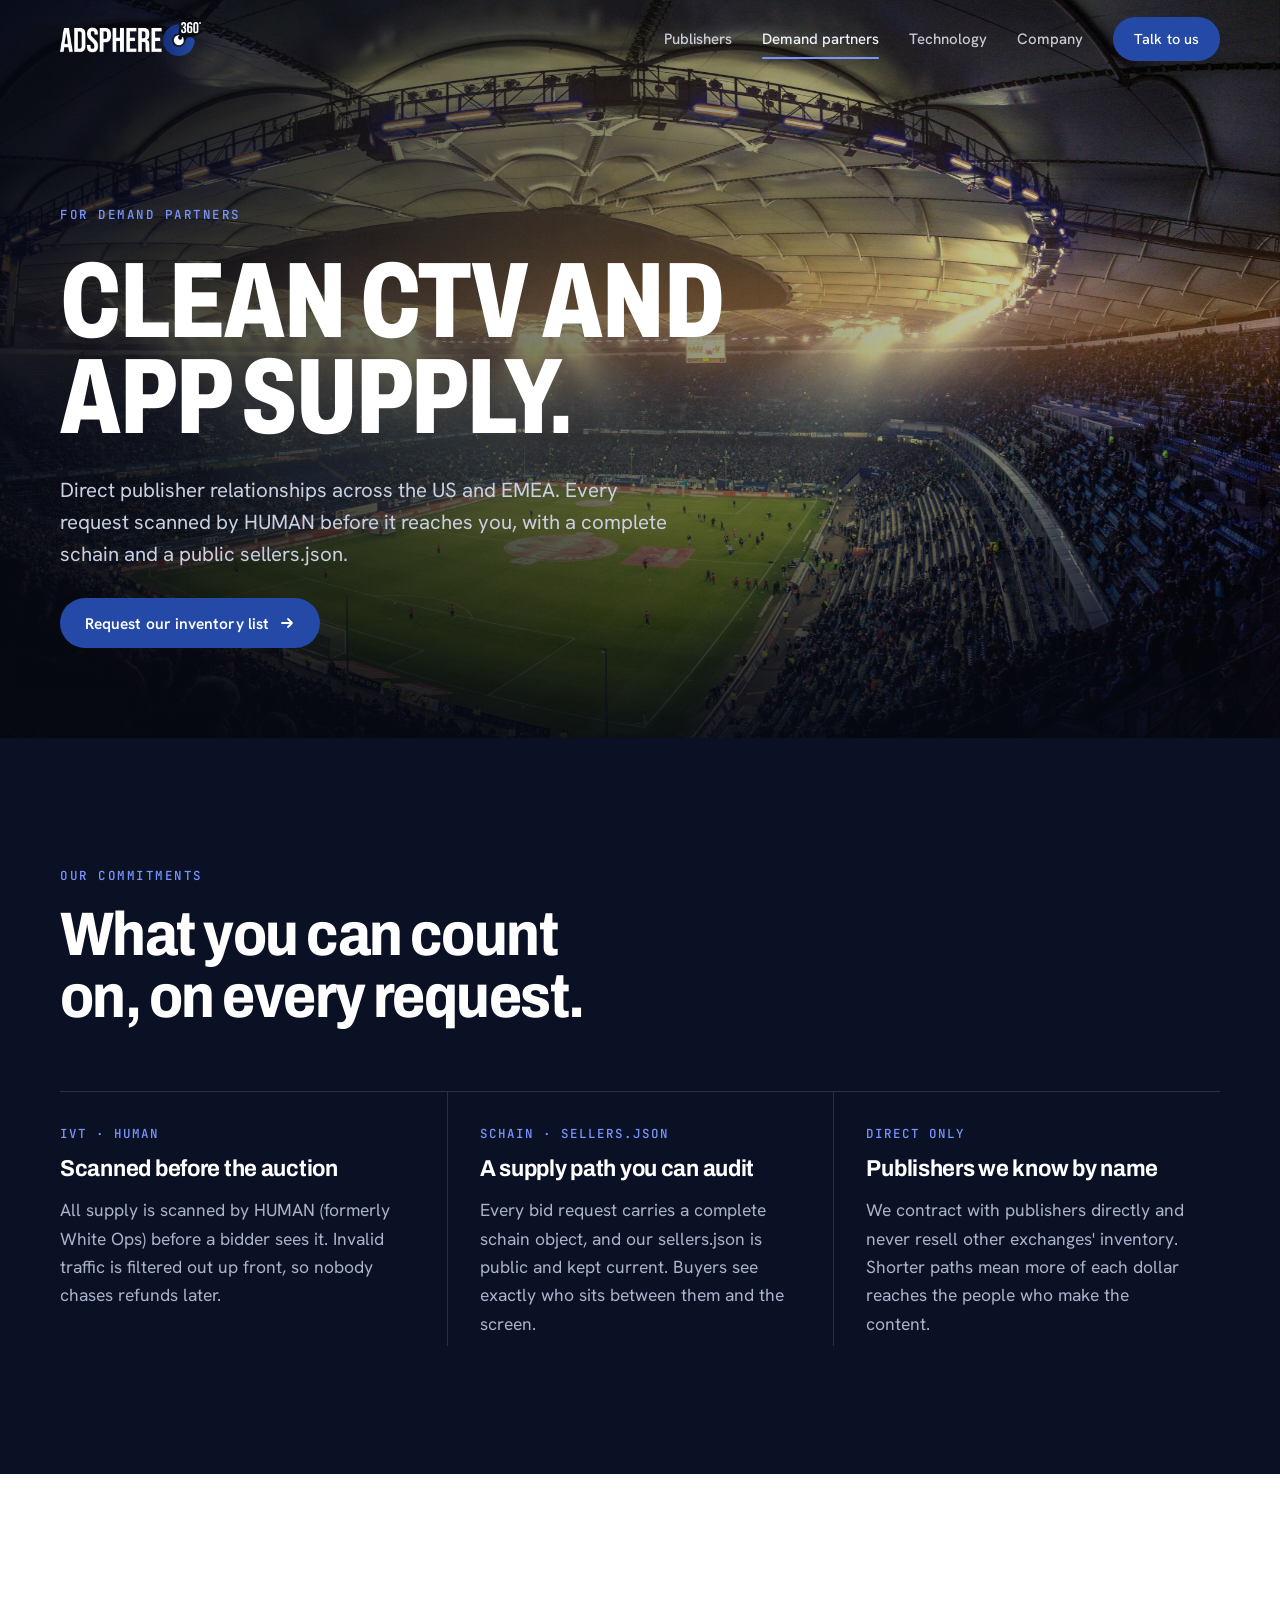
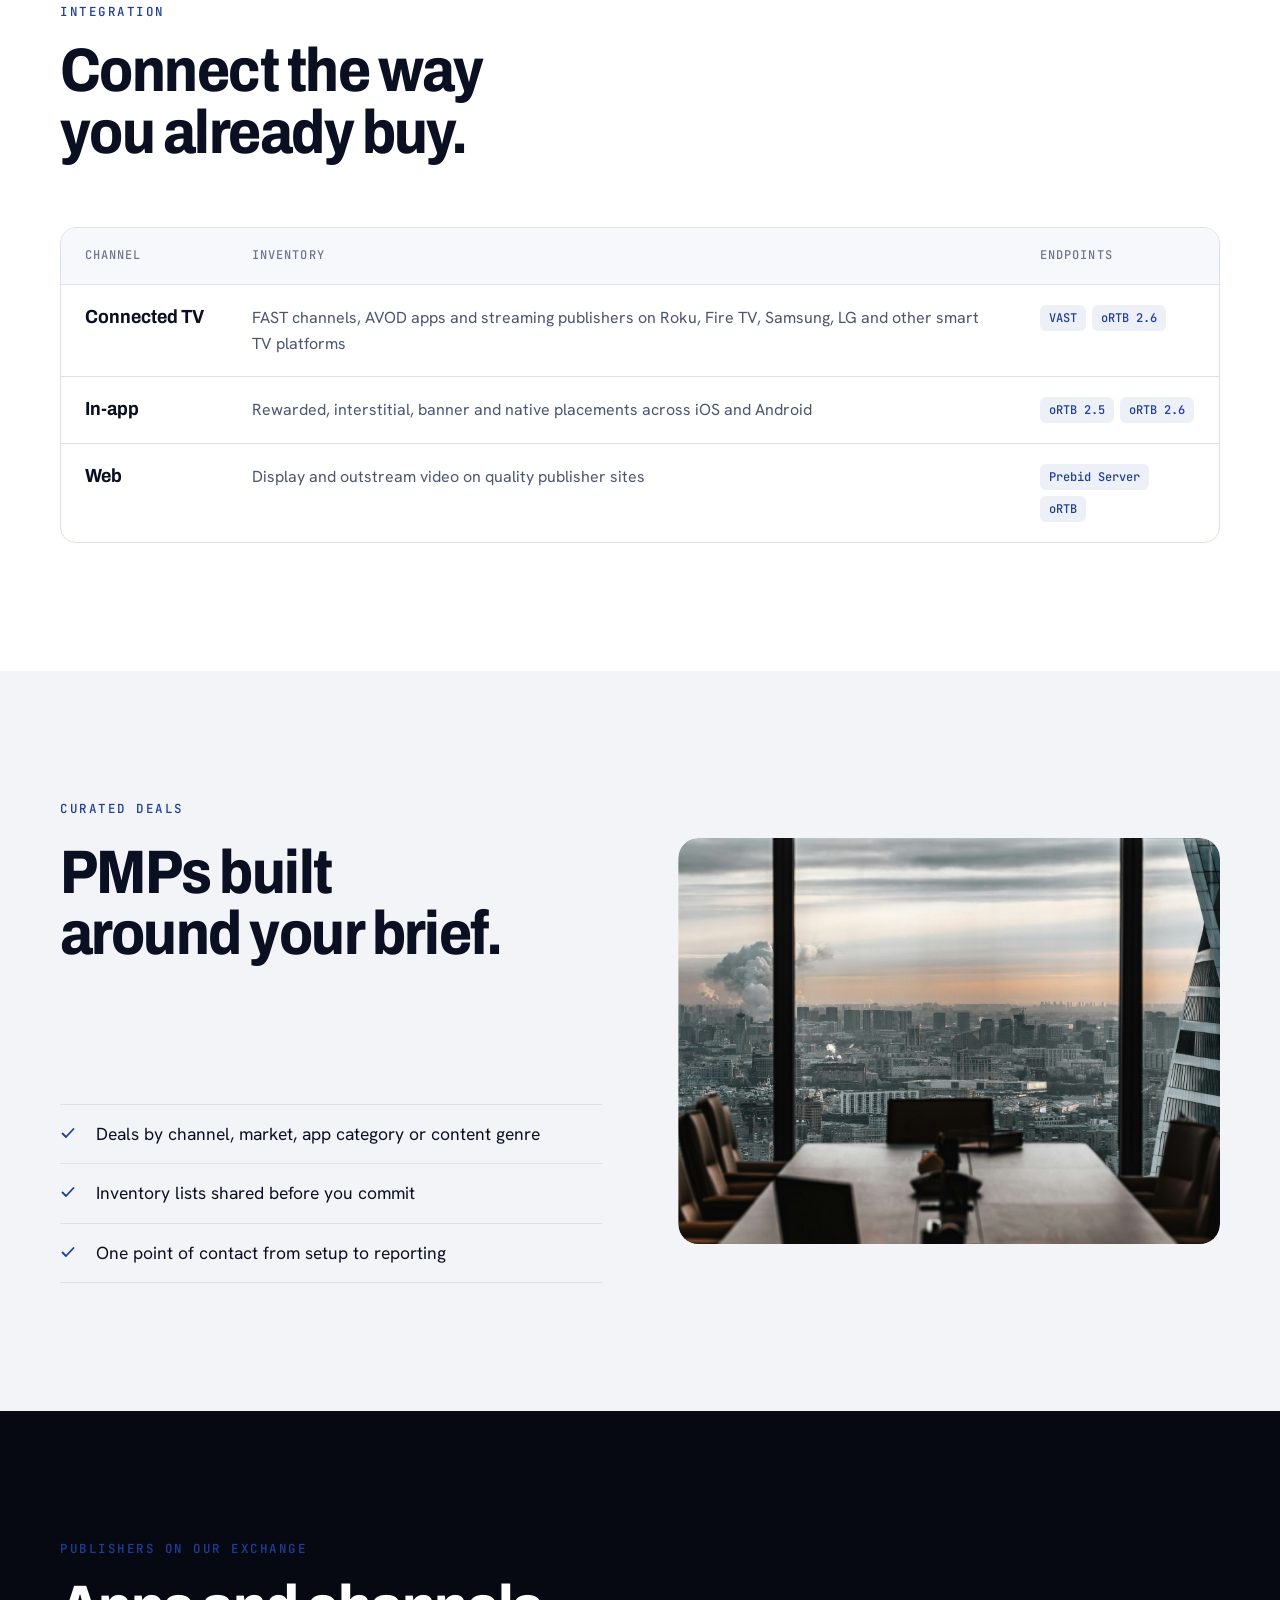
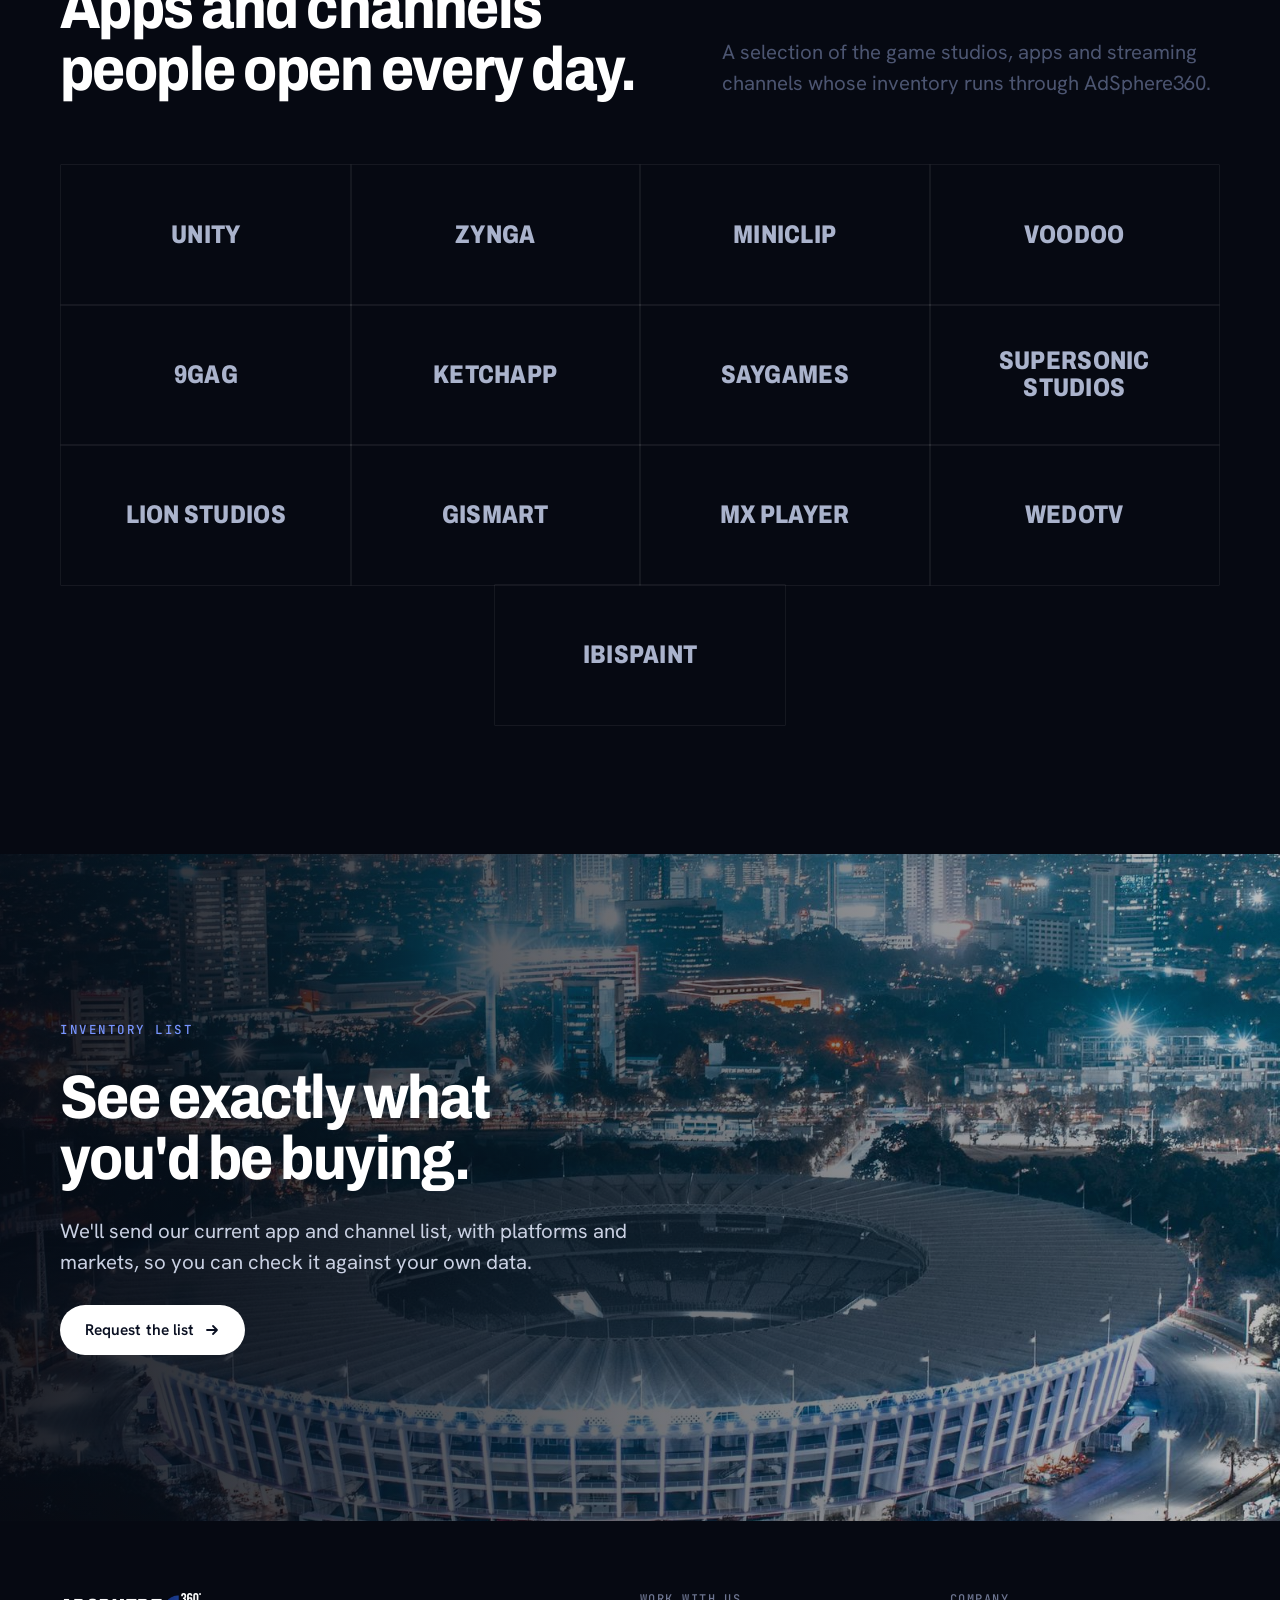
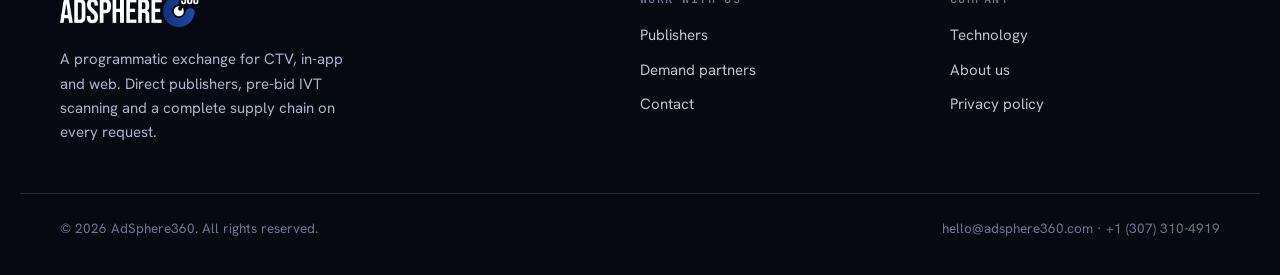
<file: demand.html>
<!doctype html>
<html lang="en">
<head>
<meta charset="utf-8">
<meta name="viewport" content="width=device-width, initial-scale=1, viewport-fit=cover">
<title>Demand Partners · AdSphere360</title>
<meta name="claude:viewport-fit-sides" content="cover">
<meta name="description" content="Direct, IVT-scanned CTV and in-app supply across the US and EMEA.">
<link rel="preconnect" href="https://fonts.googleapis.com"><link rel="preconnect" href="https://fonts.gstatic.com" crossorigin><link rel="stylesheet" href="https://fonts.googleapis.com/css2?family=Archivo:wdth,wght@62..125,500..900&family=Hanken+Grotesk:wght@400;500;600;700&family=JetBrains+Mono:wght@400;500&display=swap">
<meta property="og:type" content="website">
<meta property="og:site_name" content="AdSphere360">
<meta property="og:title" content="Demand Partners · AdSphere360">
<meta property="og:description" content="Direct, IVT-scanned CTV and in-app supply across the US and EMEA.">
<meta property="og:image" content="https://adsphere360.com/og-image.jpg">
<meta property="og:image:width" content="1200">
<meta property="og:image:height" content="630">
<meta name="twitter:card" content="summary_large_image">
<meta name="twitter:image" content="https://adsphere360.com/og-image.jpg">
<link rel="icon" href="favicon.ico" sizes="any">
<link rel="icon" type="image/png" sizes="32x32" href="favicon-32.png">
<link rel="apple-touch-icon" href="apple-touch-icon.png">
<link rel="stylesheet" href="styles.css">
</head>
<body>
<header class="site-header">
  <div class="wrap nav">
    <a class="logo" href="index.html" aria-label="AdSphere360 home"><img src="assets/logo-light.png" alt="AdSphere360" width="900" height="217"></a>
    <nav class="nav-links" aria-label="Main"><a href="publishers.html">Publishers</a><a href="demand.html" aria-current="page">Demand partners</a><a href="technology.html">Technology</a><a href="company.html">Company</a><a class="btn btn-brand nav-cta" href="contact.html">Talk to us</a></nav>
    <button class="menu-btn" type="button" aria-expanded="false" aria-controls="mobile-panel"><span class="label">Menu</span><svg width="16" height="16" viewBox="0 0 16 16" aria-hidden="true"><path d="M2 5h12M2 11h12" stroke="currentColor" stroke-width="1.8" stroke-linecap="round"/></svg></button>
  </div>
</header>
<nav class="mobile-panel" id="mobile-panel" aria-label="Mobile"><a href="index.html">Home</a><a href="publishers.html">Publishers</a><a href="demand.html" aria-current="page">Demand partners</a><a href="technology.html">Technology</a><a href="company.html">Company</a><a href="contact.html">Contact</a></nav>
<main>
<section class="hero " style="--m-focus:50% 50%">
  <div class="hero-media"><img src="assets/img/stadium-crowd.jpg" alt="A packed stadium under floodlights at night" fetchpriority="high"></div>
  <div class="wrap hero-inner on-photo">
    <span class="eyebrow rise">For demand partners</span>
    <h1 class="h-hero rise d1">Clean CTV and app supply.</h1>
    <p class="lede rise d2">Direct publisher relationships across the US and EMEA. Every request scanned by HUMAN before it reaches you, with a complete schain and a public sellers.json.</p>
    <div class="hero-actions rise d3"><a class="btn btn-brand" href="contact.html#demand">Request our inventory list <svg width="16" height="16" viewBox="0 0 16 16" aria-hidden="true"><path d="M3 8h10M9 4l4 4-4 4" fill="none" stroke="currentColor" stroke-width="1.8" stroke-linecap="round" stroke-linejoin="round"/></svg></a></div>
    
  </div>
</section>
<section class="dark band"><div class="wrap">
  <div class="sec-head"><span class="eyebrow">Our commitments</span><h2 class="h-xl">What you can count on, on every request.</h2></div>
  <div class="pillars">
  <article class="pillar"><span class="tag">IVT · HUMAN</span><h3 class="h-m">Scanned before the auction</h3><p>All supply is scanned by HUMAN (formerly White Ops) before a bidder sees it. Invalid traffic is filtered out up front, so nobody chases refunds later.</p></article>
  <article class="pillar"><span class="tag">schain · sellers.json</span><h3 class="h-m">A supply path you can audit</h3><p>Every bid request carries a complete schain object, and our sellers.json is public and kept current. Buyers see exactly who sits between them and the screen.</p></article>
  <article class="pillar"><span class="tag">Direct only</span><h3 class="h-m">Publishers we know by name</h3><p>We contract with publishers directly and never resell other exchanges' inventory. Shorter paths mean more of each dollar reaches the people who make the content.</p></article>
</div>
</div></section>

<section class="white band"><div class="wrap">
  <div class="sec-head split">
    <div style="display:grid;gap:18px"><span class="eyebrow">Integration</span><h2 class="h-xl">Connect the way you already buy.</h2></div>
    <p class="lede">Standard protocols, no custom work on your side. Our AdOps team handles testing and QA with you.</p>
  </div>
  <div class="table-box"><table>
    <thead><tr><th scope="col">Channel</th><th scope="col">Inventory</th><th scope="col">Endpoints</th></tr></thead>
    <tbody>
      <tr><td>Connected TV</td><td>FAST channels, AVOD apps and streaming publishers on Roku, Fire TV, Samsung, LG and other smart TV platforms</td><td><div class="specs"><span class="chip">VAST</span><span class="chip">oRTB 2.6</span></div></td></tr>
      <tr><td>In-app</td><td>Rewarded, interstitial, banner and native placements across iOS and Android</td><td><div class="specs"><span class="chip">oRTB 2.5</span><span class="chip">oRTB 2.6</span></div></td></tr>
      <tr><td>Web</td><td>Display and outstream video on quality publisher sites</td><td><div class="specs"><span class="chip">Prebid Server</span><span class="chip">oRTB</span></div></td></tr>
    </tbody>
  </table></div>
</div></section>

<section class="band"><div class="wrap feature flip">
  <figure class="wide"><img src="assets/img/boardroom.jpg" alt="An empty boardroom overlooking a city at dusk" loading="lazy" style="object-position:center 40%"></figure>
  <div class="copy">
    <span class="eyebrow">Curated deals</span>
    <h2 class="h-xl">PMPs built around your brief.</h2>
    <p class="lede">Tell us the audience, channels and markets you need. We'll package inventory from our direct publishers into private marketplace deals and curated packages.</p>
    <ul class="checks"><li><svg width="16" height="16" viewBox="0 0 16 16" aria-hidden="true"><path d="M2.5 8.5l3.5 3.5 7.5-8" fill="none" stroke="currentColor" stroke-width="1.8" stroke-linecap="round" stroke-linejoin="round"/></svg><span>Deals by channel, market, app category or content genre</span></li><li><svg width="16" height="16" viewBox="0 0 16 16" aria-hidden="true"><path d="M2.5 8.5l3.5 3.5 7.5-8" fill="none" stroke="currentColor" stroke-width="1.8" stroke-linecap="round" stroke-linejoin="round"/></svg><span>Inventory lists shared before you commit</span></li><li><svg width="16" height="16" viewBox="0 0 16 16" aria-hidden="true"><path d="M2.5 8.5l3.5 3.5 7.5-8" fill="none" stroke="currentColor" stroke-width="1.8" stroke-linecap="round" stroke-linejoin="round"/></svg><span>One point of contact from setup to reporting</span></li></ul>
  </div>
</div></section>

<section class="ink band" aria-labelledby="pubs-h"><div class="wrap"><div class="sec-head split"><div style="display:grid;gap:18px"><span class="eyebrow">Publishers on our exchange</span><h2 class="h-xl" id="pubs-h">Apps and channels people open every day.</h2></div><p class="lede">A selection of the game studios, apps and streaming channels whose inventory runs through AdSphere360.</p></div><ul class="pubwall"><li><span>Unity</span></li><li><span>Zynga</span></li><li><span>Miniclip</span></li><li><span>Voodoo</span></li><li><span>9GAG</span></li><li><span>Ketchapp</span></li><li><span>SayGames</span></li><li><span>Supersonic Studios</span></li><li><span>Lion Studios</span></li><li><span>Gismart</span></li><li><span>MX Player</span></li><li><span>WeDoTV</span></li><li><span>ibisPaint</span></li></ul></div></section>
<section class="photo-band cta-band">
  <img class="bg" src="assets/img/stadium-city.jpg" alt="" loading="lazy">
  <div class="wrap"><div class="inner">
    <span class="eyebrow" style="color:var(--glow)">Inventory list</span>
    <h2 class="h-xl">See exactly what you'd be buying.</h2>
    <p class="lede" style="color:#C9D0E2">We'll send our current app and channel list, with platforms and markets, so you can check it against your own data.</p>
    <div><a class="btn btn-light" href="contact.html#demand">Request the list <svg width="16" height="16" viewBox="0 0 16 16" aria-hidden="true"><path d="M3 8h10M9 4l4 4-4 4" fill="none" stroke="currentColor" stroke-width="1.8" stroke-linecap="round" stroke-linejoin="round"/></svg></a></div>
  </div></div>
</section>
</main>
<footer class="site-footer">
  <div class="wrap foot-grid">
    <div class="foot-brand">
      <img src="assets/logo-light.png" alt="AdSphere360" width="900" height="217">
      <p>A programmatic exchange for CTV, in-app and web. Direct publishers, pre-bid IVT scanning and a complete supply chain on every request.</p>
    </div>
    <div class="foot-col"><h4>Work with us</h4><ul>
      <li><a href="publishers.html">Publishers</a></li>
      <li><a href="demand.html">Demand partners</a></li>
      <li><a href="contact.html">Contact</a></li></ul></div>
    <div class="foot-col"><h4>Company</h4><ul>
      <li><a href="technology.html">Technology</a></li>
      <li><a href="company.html">About us</a></li>
      <li><a href="privacy-policy.html">Privacy policy</a></li></ul></div>
  </div>
  <div class="wrap foot-base"><span>© 2026 AdSphere360. All rights reserved.</span><span>hello@adsphere360.com · +1 (307) 310-4919</span></div>
</footer>
<script src="site.js"></script>
</body>
</html>
</file>
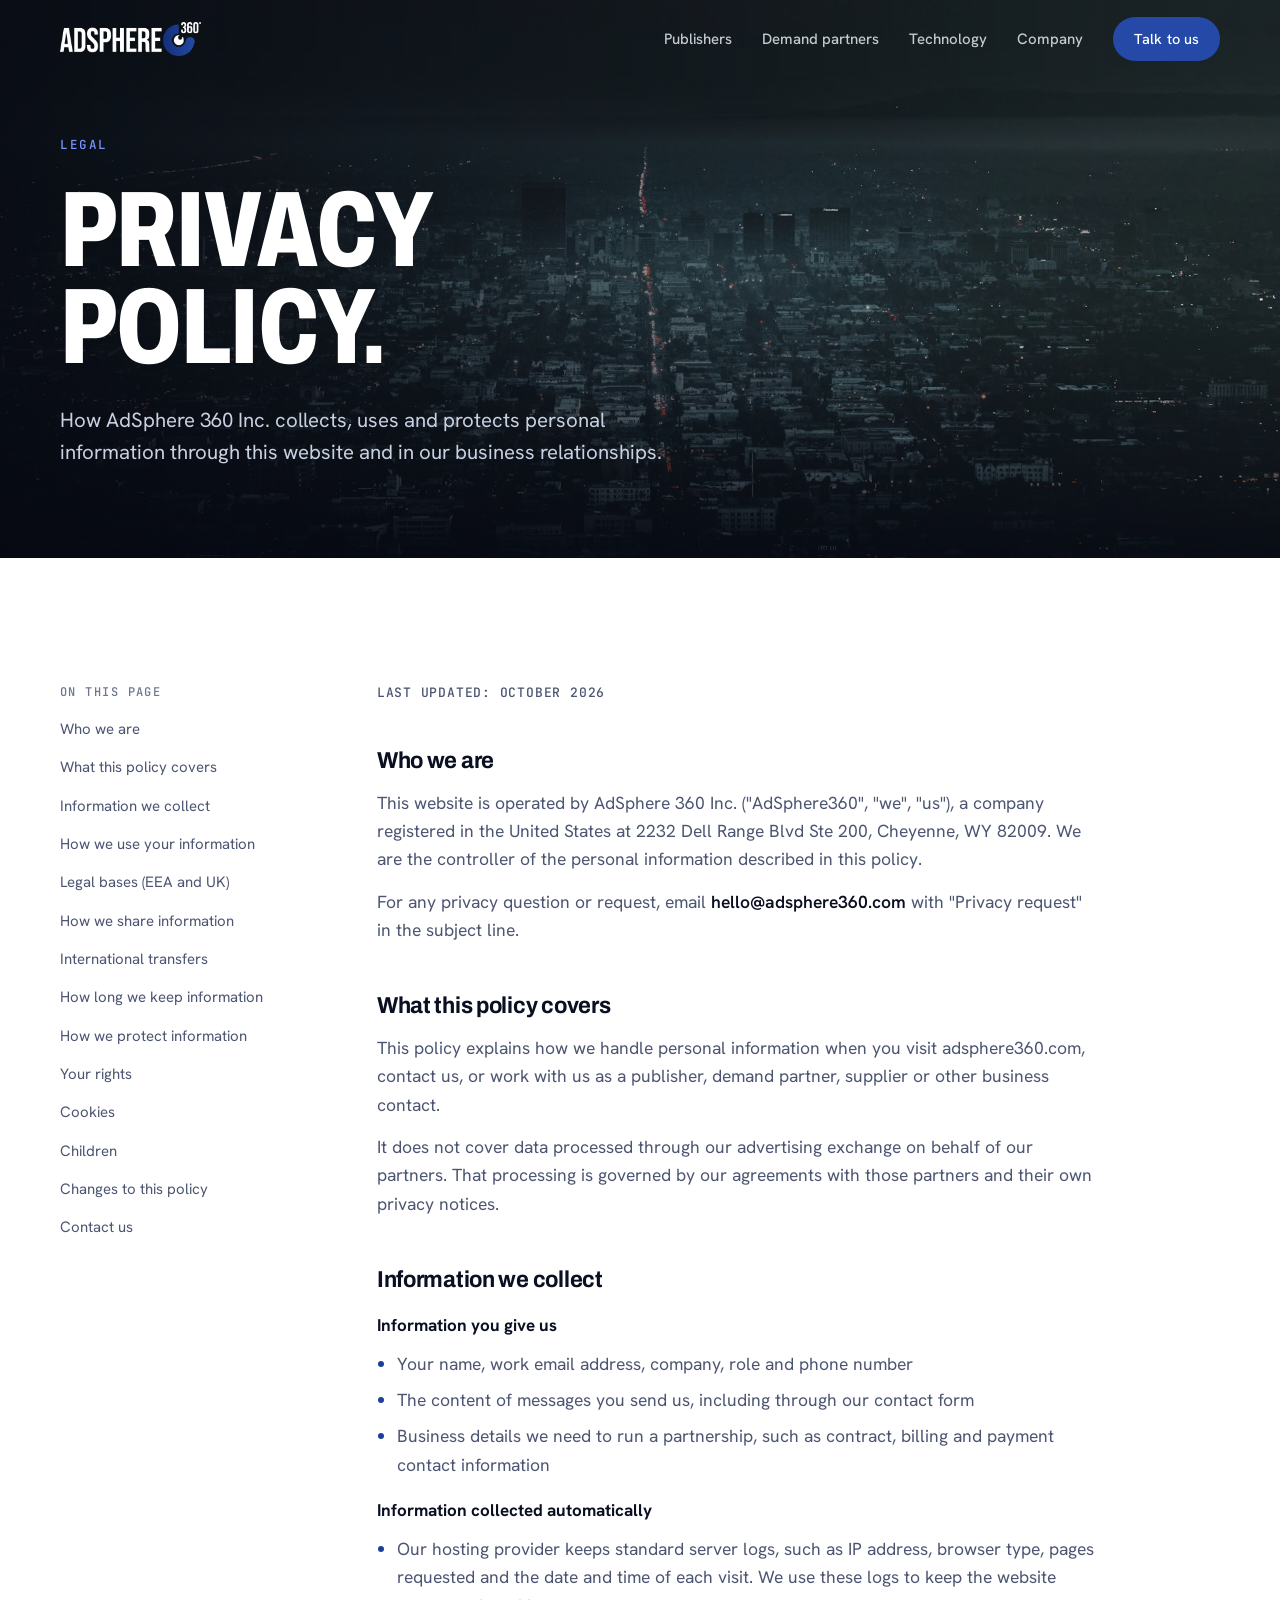
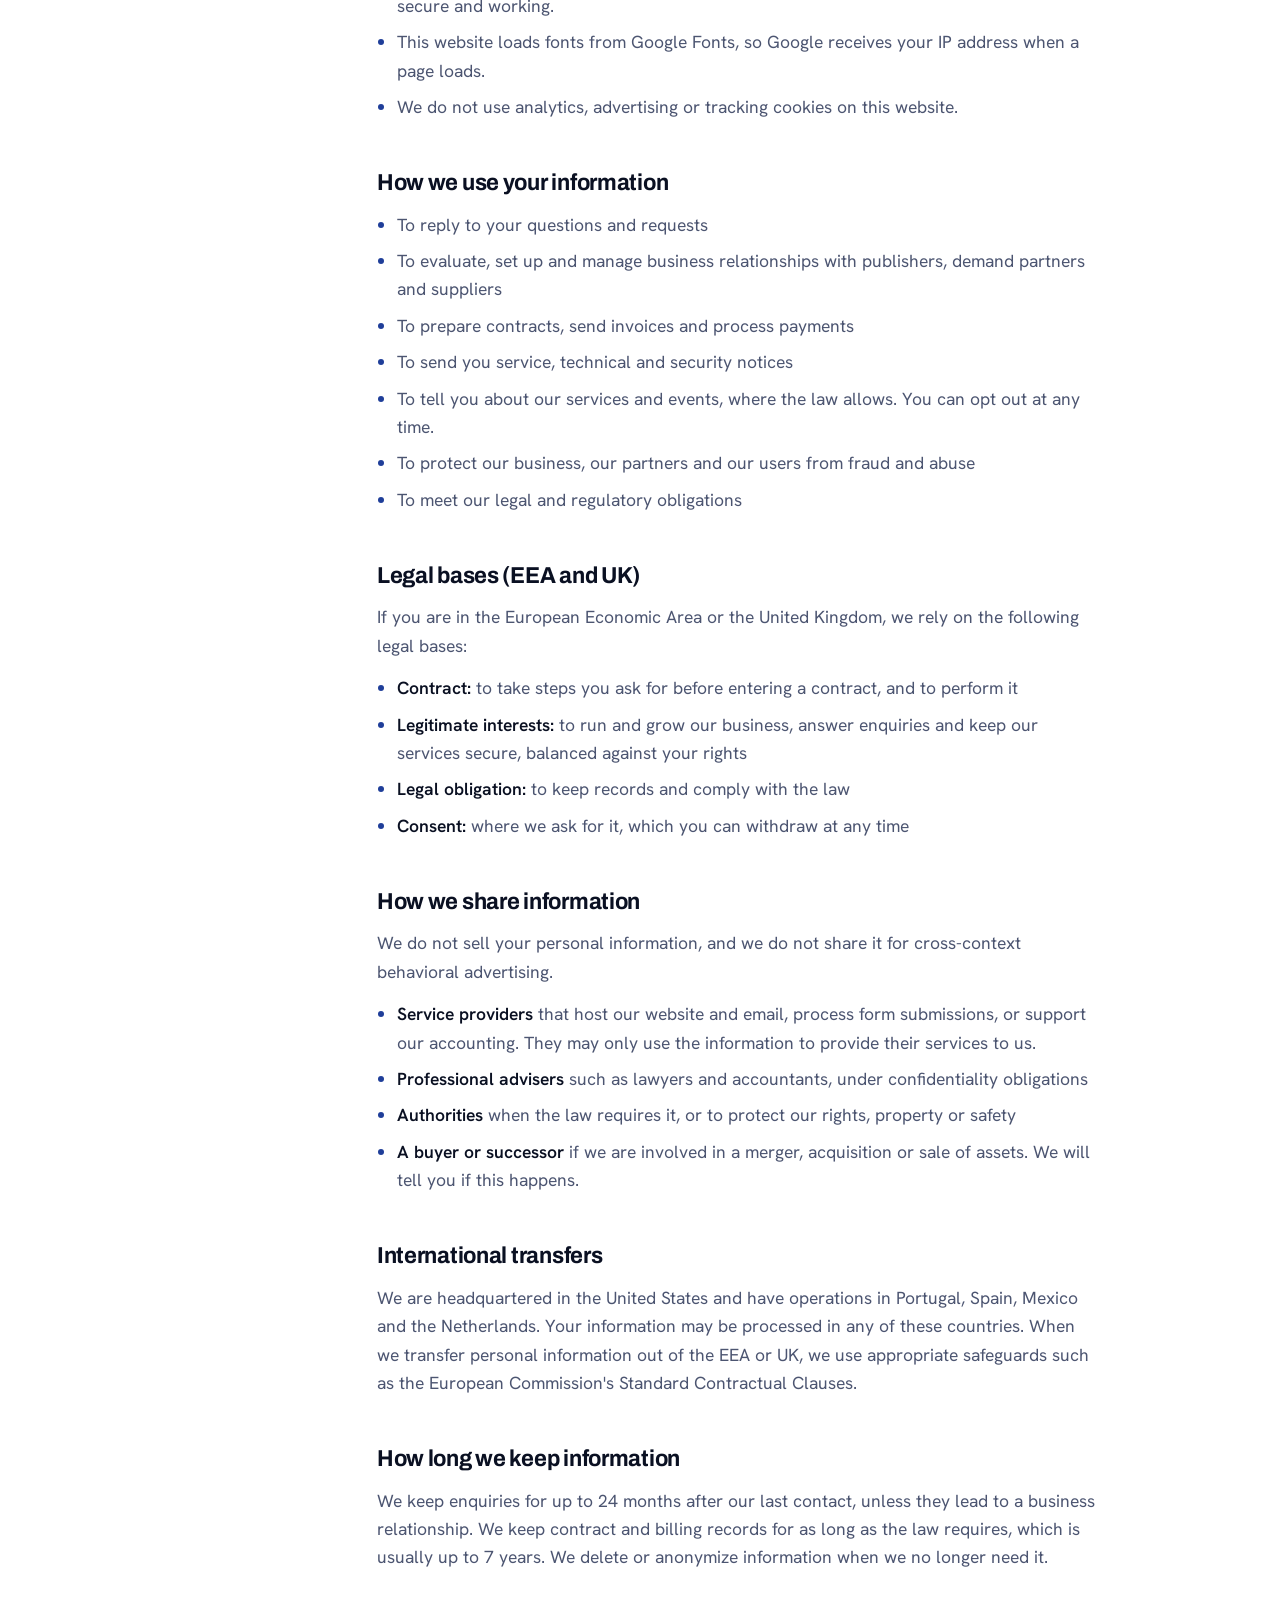
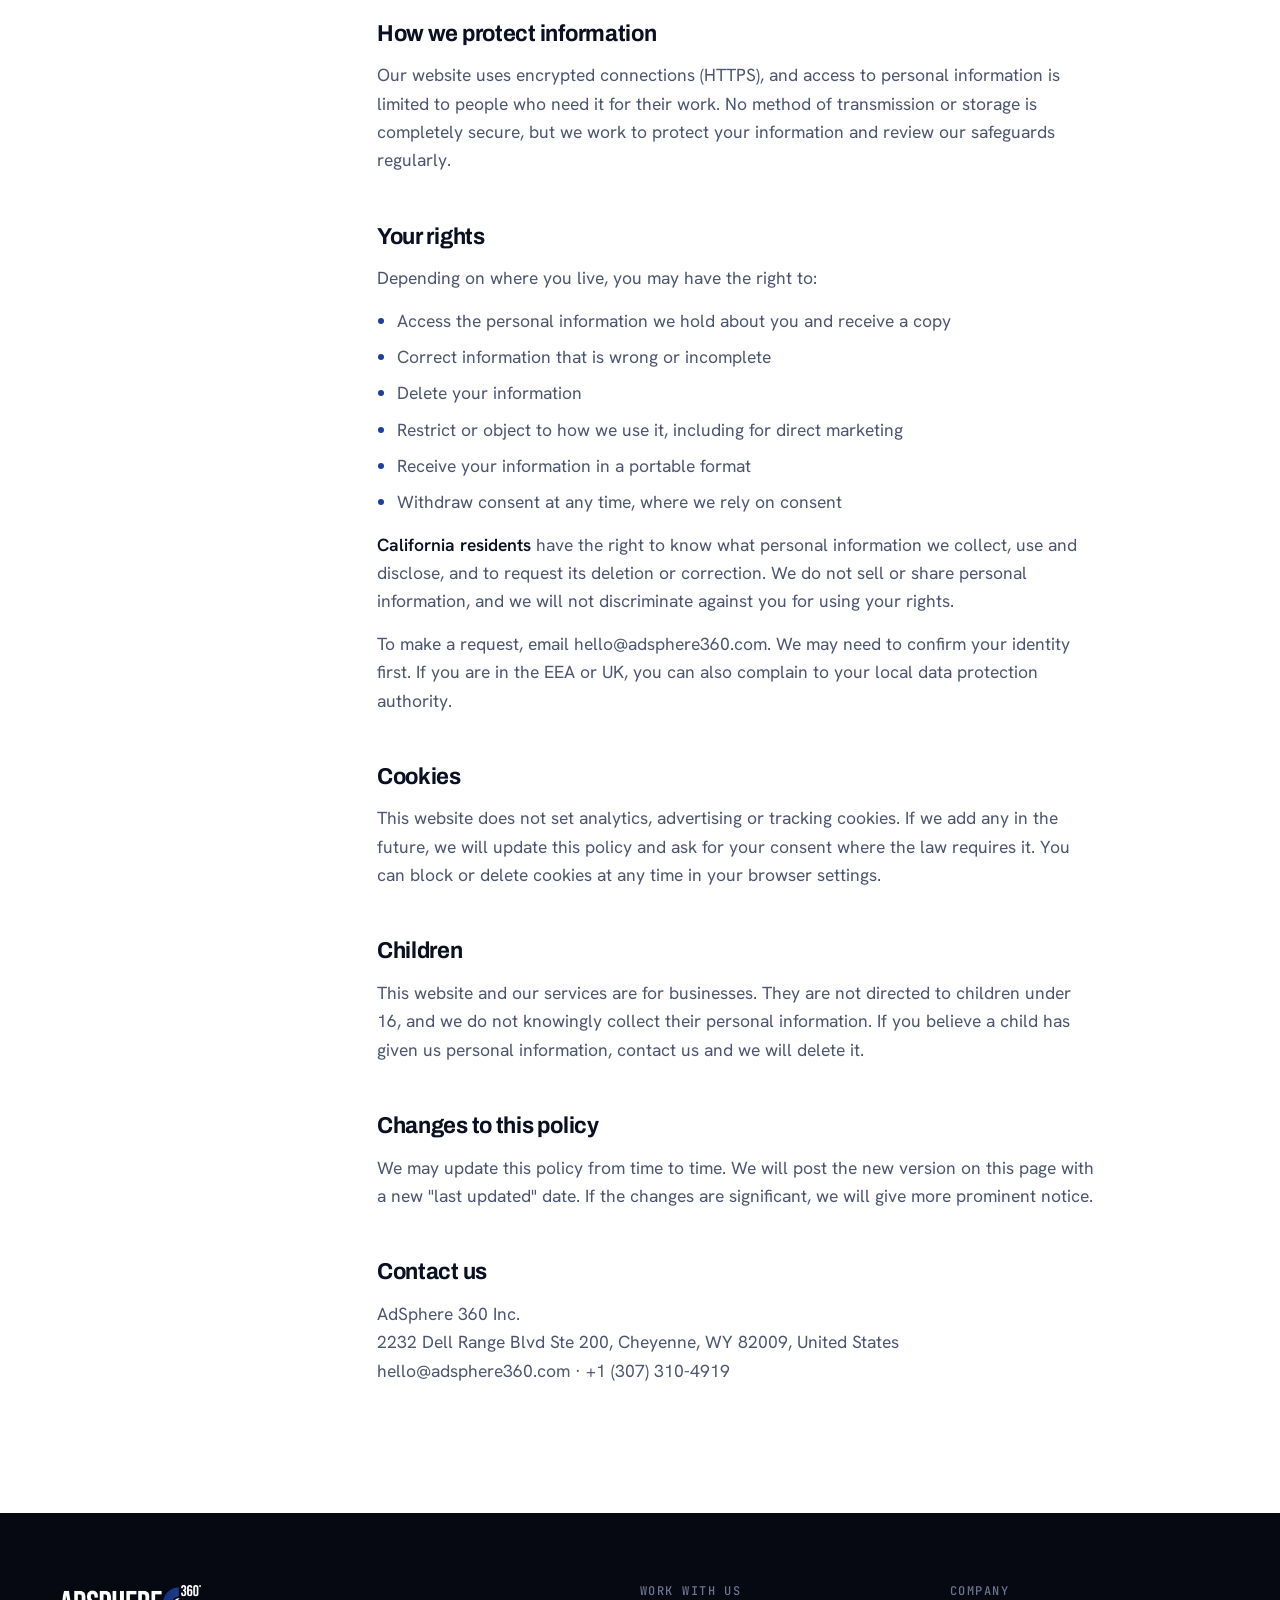
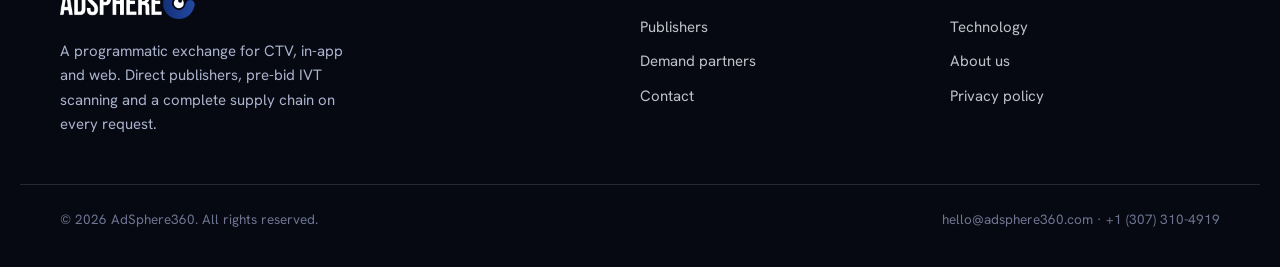
<file: privacy-policy.html>
<!doctype html>
<html lang="en">
<head>
<meta charset="utf-8">
<meta name="viewport" content="width=device-width, initial-scale=1, viewport-fit=cover">
<title>Privacy Policy · AdSphere360</title>
<meta name="claude:viewport-fit-sides" content="cover">
<meta name="description" content="How AdSphere 360 Inc. handles personal information.">
<link rel="preconnect" href="https://fonts.googleapis.com"><link rel="preconnect" href="https://fonts.gstatic.com" crossorigin><link rel="stylesheet" href="https://fonts.googleapis.com/css2?family=Archivo:wdth,wght@62..125,500..900&family=Hanken+Grotesk:wght@400;500;600;700&family=JetBrains+Mono:wght@400;500&display=swap">
<meta property="og:type" content="website">
<meta property="og:site_name" content="AdSphere360">
<meta property="og:title" content="Privacy Policy · AdSphere360">
<meta property="og:description" content="How AdSphere 360 Inc. handles personal information.">
<meta property="og:image" content="https://adsphere360.com/og-image.jpg">
<meta property="og:image:width" content="1200">
<meta property="og:image:height" content="630">
<meta name="twitter:card" content="summary_large_image">
<meta name="twitter:image" content="https://adsphere360.com/og-image.jpg">
<link rel="icon" href="favicon.ico" sizes="any">
<link rel="icon" type="image/png" sizes="32x32" href="favicon-32.png">
<link rel="apple-touch-icon" href="apple-touch-icon.png">
<link rel="stylesheet" href="styles.css">
</head>
<body>
<header class="site-header">
  <div class="wrap nav">
    <a class="logo" href="index.html" aria-label="AdSphere360 home"><img src="assets/logo-light.png" alt="AdSphere360" width="900" height="217"></a>
    <nav class="nav-links" aria-label="Main"><a href="publishers.html">Publishers</a><a href="demand.html">Demand partners</a><a href="technology.html">Technology</a><a href="company.html">Company</a><a class="btn btn-brand nav-cta" href="contact.html">Talk to us</a></nav>
    <button class="menu-btn" type="button" aria-expanded="false" aria-controls="mobile-panel"><span class="label">Menu</span><svg width="16" height="16" viewBox="0 0 16 16" aria-hidden="true"><path d="M2 5h12M2 11h12" stroke="currentColor" stroke-width="1.8" stroke-linecap="round"/></svg></button>
  </div>
</header>
<nav class="mobile-panel" id="mobile-panel" aria-label="Mobile"><a href="index.html">Home</a><a href="publishers.html">Publishers</a><a href="demand.html">Demand partners</a><a href="technology.html">Technology</a><a href="company.html">Company</a><a href="contact.html">Contact</a></nav>
<main>
<section class="hero short" style="--m-focus:50% 50%">
  <div class="hero-media"><img src="assets/img/city-blue.jpg" alt="A city at night under blue haze" fetchpriority="high"></div>
  <div class="wrap hero-inner on-photo">
    <span class="eyebrow rise">Legal</span>
    <h1 class="h-hero rise d1">Privacy policy.</h1>
    <p class="lede rise d2">How AdSphere 360 Inc. collects, uses and protects personal information through this website and in our business relationships.</p>
    
    
  </div>
</section>
<section class="white band"><div class="wrap policy">
  <nav class="policy-toc" aria-label="On this page"><p class="partners-label" style="margin-bottom:16px">On this page</p><ol><li><a href="#who">Who we are</a></li><li><a href="#scope">What this policy covers</a></li><li><a href="#collect">Information we collect</a></li><li><a href="#use">How we use your information</a></li><li><a href="#bases">Legal bases (EEA and UK)</a></li><li><a href="#share">How we share information</a></li><li><a href="#transfers">International transfers</a></li><li><a href="#retention">How long we keep information</a></li><li><a href="#security">How we protect information</a></li><li><a href="#rights">Your rights</a></li><li><a href="#cookies">Cookies</a></li><li><a href="#children">Children</a></li><li><a href="#changes">Changes to this policy</a></li><li><a href="#contact">Contact us</a></li></ol></nav>
  <div class="policy-body"><p class="policy-date">Last updated: October 2026</p><section id="who"><h2 class="h-m">Who we are</h2><p>This website is operated by AdSphere 360 Inc. ("AdSphere360", "we", "us"), a company registered in the United States at 2232 Dell Range Blvd Ste 200, Cheyenne, WY 82009. We are the controller of the personal information described in this policy.</p>
<p>For any privacy question or request, email <strong>hello@adsphere360.com</strong> with "Privacy request" in the subject line.</p></section><section id="scope"><h2 class="h-m">What this policy covers</h2><p>This policy explains how we handle personal information when you visit adsphere360.com, contact us, or work with us as a publisher, demand partner, supplier or other business contact.</p>
<p>It does not cover data processed through our advertising exchange on behalf of our partners. That processing is governed by our agreements with those partners and their own privacy notices.</p></section><section id="collect"><h2 class="h-m">Information we collect</h2><h3>Information you give us</h3>
<ul><li>Your name, work email address, company, role and phone number</li><li>The content of messages you send us, including through our contact form</li><li>Business details we need to run a partnership, such as contract, billing and payment contact information</li></ul>
<h3>Information collected automatically</h3>
<ul><li>Our hosting provider keeps standard server logs, such as IP address, browser type, pages requested and the date and time of each visit. We use these logs to keep the website secure and working.</li><li>This website loads fonts from Google Fonts, so Google receives your IP address when a page loads.</li><li>We do not use analytics, advertising or tracking cookies on this website.</li></ul></section><section id="use"><h2 class="h-m">How we use your information</h2><ul><li>To reply to your questions and requests</li><li>To evaluate, set up and manage business relationships with publishers, demand partners and suppliers</li><li>To prepare contracts, send invoices and process payments</li><li>To send you service, technical and security notices</li><li>To tell you about our services and events, where the law allows. You can opt out at any time.</li><li>To protect our business, our partners and our users from fraud and abuse</li><li>To meet our legal and regulatory obligations</li></ul></section><section id="bases"><h2 class="h-m">Legal bases (EEA and UK)</h2><p>If you are in the European Economic Area or the United Kingdom, we rely on the following legal bases:</p>
<ul><li><strong>Contract:</strong> to take steps you ask for before entering a contract, and to perform it</li><li><strong>Legitimate interests:</strong> to run and grow our business, answer enquiries and keep our services secure, balanced against your rights</li><li><strong>Legal obligation:</strong> to keep records and comply with the law</li><li><strong>Consent:</strong> where we ask for it, which you can withdraw at any time</li></ul></section><section id="share"><h2 class="h-m">How we share information</h2><p>We do not sell your personal information, and we do not share it for cross-context behavioral advertising.</p>
<ul><li><strong>Service providers</strong> that host our website and email, process form submissions, or support our accounting. They may only use the information to provide their services to us.</li><li><strong>Professional advisers</strong> such as lawyers and accountants, under confidentiality obligations</li><li><strong>Authorities</strong> when the law requires it, or to protect our rights, property or safety</li><li><strong>A buyer or successor</strong> if we are involved in a merger, acquisition or sale of assets. We will tell you if this happens.</li></ul></section><section id="transfers"><h2 class="h-m">International transfers</h2><p>We are headquartered in the United States and have operations in Portugal, Spain, Mexico and the Netherlands. Your information may be processed in any of these countries. When we transfer personal information out of the EEA or UK, we use appropriate safeguards such as the European Commission's Standard Contractual Clauses.</p></section><section id="retention"><h2 class="h-m">How long we keep information</h2><p>We keep enquiries for up to 24 months after our last contact, unless they lead to a business relationship. We keep contract and billing records for as long as the law requires, which is usually up to 7 years. We delete or anonymize information when we no longer need it.</p></section><section id="security"><h2 class="h-m">How we protect information</h2><p>Our website uses encrypted connections (HTTPS), and access to personal information is limited to people who need it for their work. No method of transmission or storage is completely secure, but we work to protect your information and review our safeguards regularly.</p></section><section id="rights"><h2 class="h-m">Your rights</h2><p>Depending on where you live, you may have the right to:</p>
<ul><li>Access the personal information we hold about you and receive a copy</li><li>Correct information that is wrong or incomplete</li><li>Delete your information</li><li>Restrict or object to how we use it, including for direct marketing</li><li>Receive your information in a portable format</li><li>Withdraw consent at any time, where we rely on consent</li></ul>
<p><strong>California residents</strong> have the right to know what personal information we collect, use and disclose, and to request its deletion or correction. We do not sell or share personal information, and we will not discriminate against you for using your rights.</p>
<p>To make a request, email hello@adsphere360.com. We may need to confirm your identity first. If you are in the EEA or UK, you can also complain to your local data protection authority.</p></section><section id="cookies"><h2 class="h-m">Cookies</h2><p>This website does not set analytics, advertising or tracking cookies. If we add any in the future, we will update this policy and ask for your consent where the law requires it. You can block or delete cookies at any time in your browser settings.</p></section><section id="children"><h2 class="h-m">Children</h2><p>This website and our services are for businesses. They are not directed to children under 16, and we do not knowingly collect their personal information. If you believe a child has given us personal information, contact us and we will delete it.</p></section><section id="changes"><h2 class="h-m">Changes to this policy</h2><p>We may update this policy from time to time. We will post the new version on this page with a new "last updated" date. If the changes are significant, we will give more prominent notice.</p></section><section id="contact"><h2 class="h-m">Contact us</h2><p>AdSphere 360 Inc.<br>2232 Dell Range Blvd Ste 200, Cheyenne, WY 82009, United States<br>hello@adsphere360.com · +1 (307) 310-4919</p></section></div>
</div></section>
</main>
<footer class="site-footer">
  <div class="wrap foot-grid">
    <div class="foot-brand">
      <img src="assets/logo-light.png" alt="AdSphere360" width="900" height="217">
      <p>A programmatic exchange for CTV, in-app and web. Direct publishers, pre-bid IVT scanning and a complete supply chain on every request.</p>
    </div>
    <div class="foot-col"><h4>Work with us</h4><ul>
      <li><a href="publishers.html">Publishers</a></li>
      <li><a href="demand.html">Demand partners</a></li>
      <li><a href="contact.html">Contact</a></li></ul></div>
    <div class="foot-col"><h4>Company</h4><ul>
      <li><a href="technology.html">Technology</a></li>
      <li><a href="company.html">About us</a></li>
      <li><a href="privacy-policy.html">Privacy policy</a></li></ul></div>
  </div>
  <div class="wrap foot-base"><span>© 2026 AdSphere360. All rights reserved.</span><span>hello@adsphere360.com · +1 (307) 310-4919</span></div>
</footer>
<script src="site.js"></script>
</body>
</html>
</file>
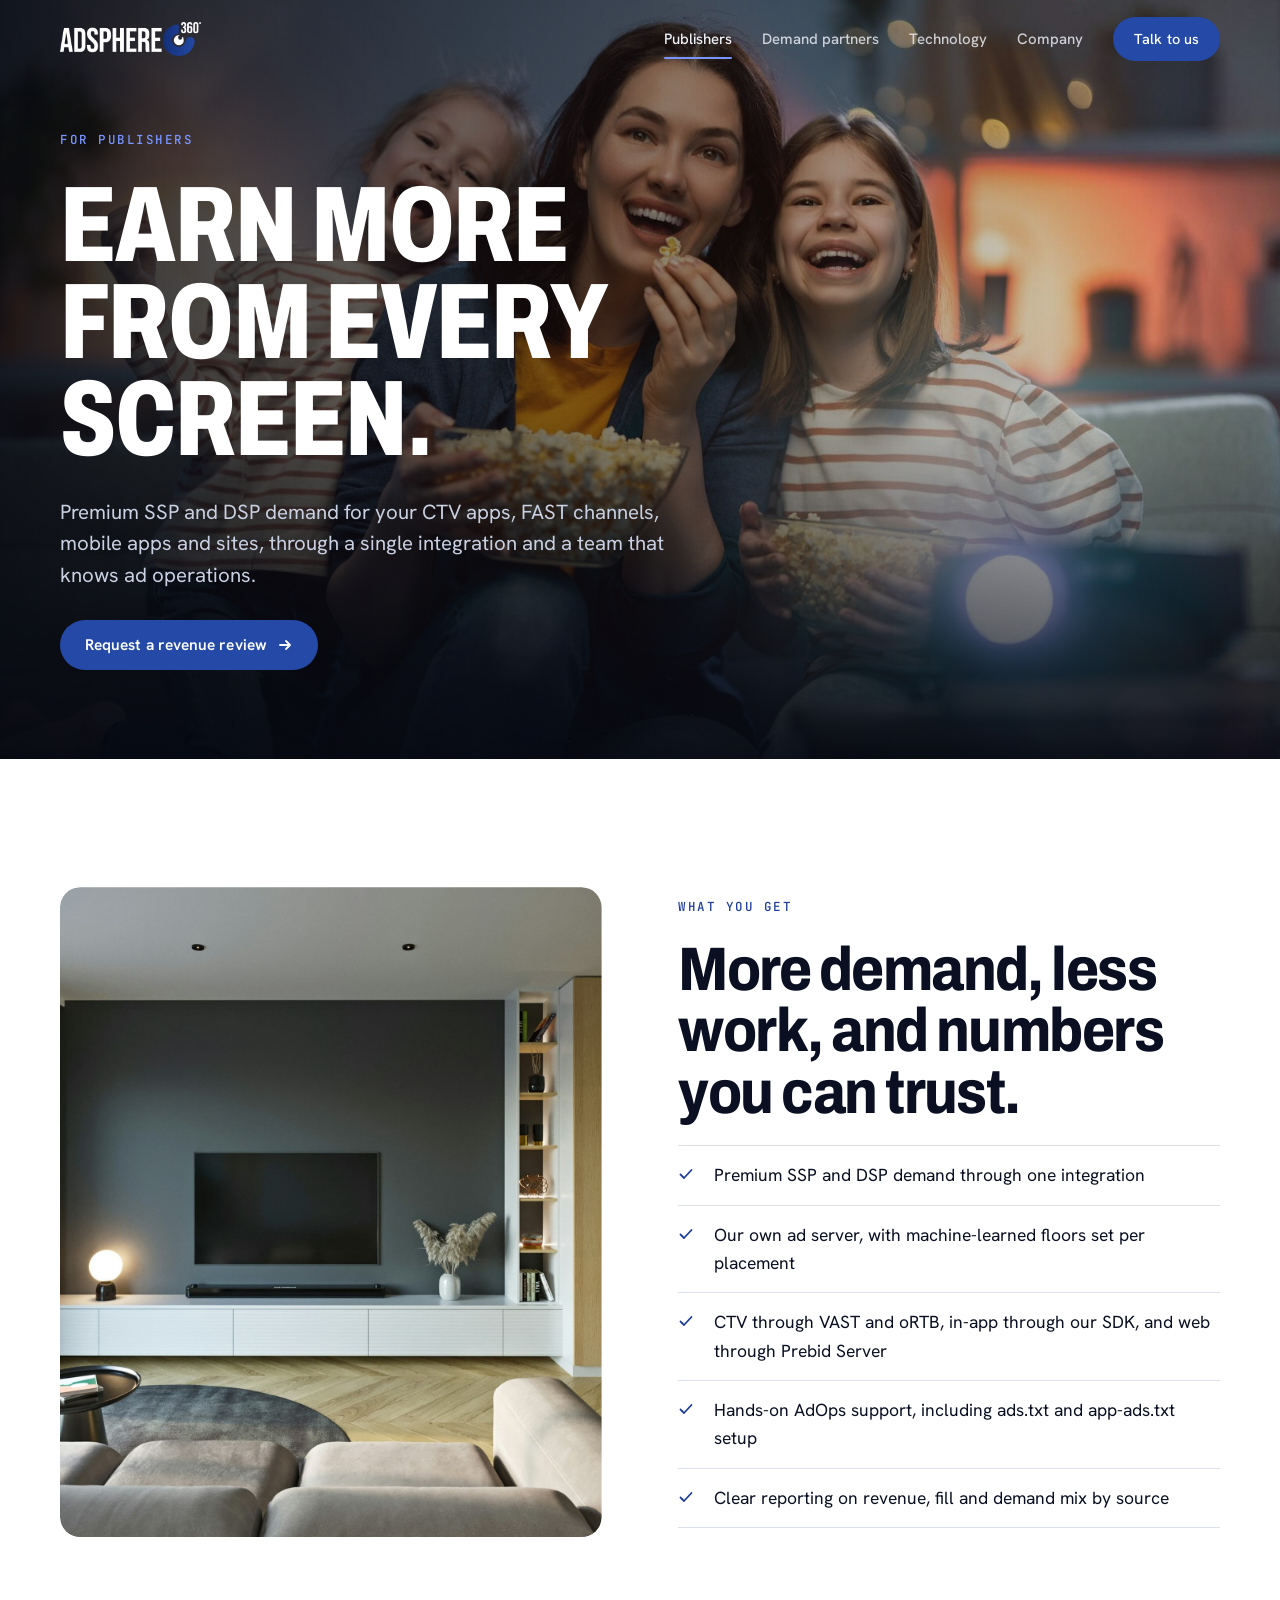
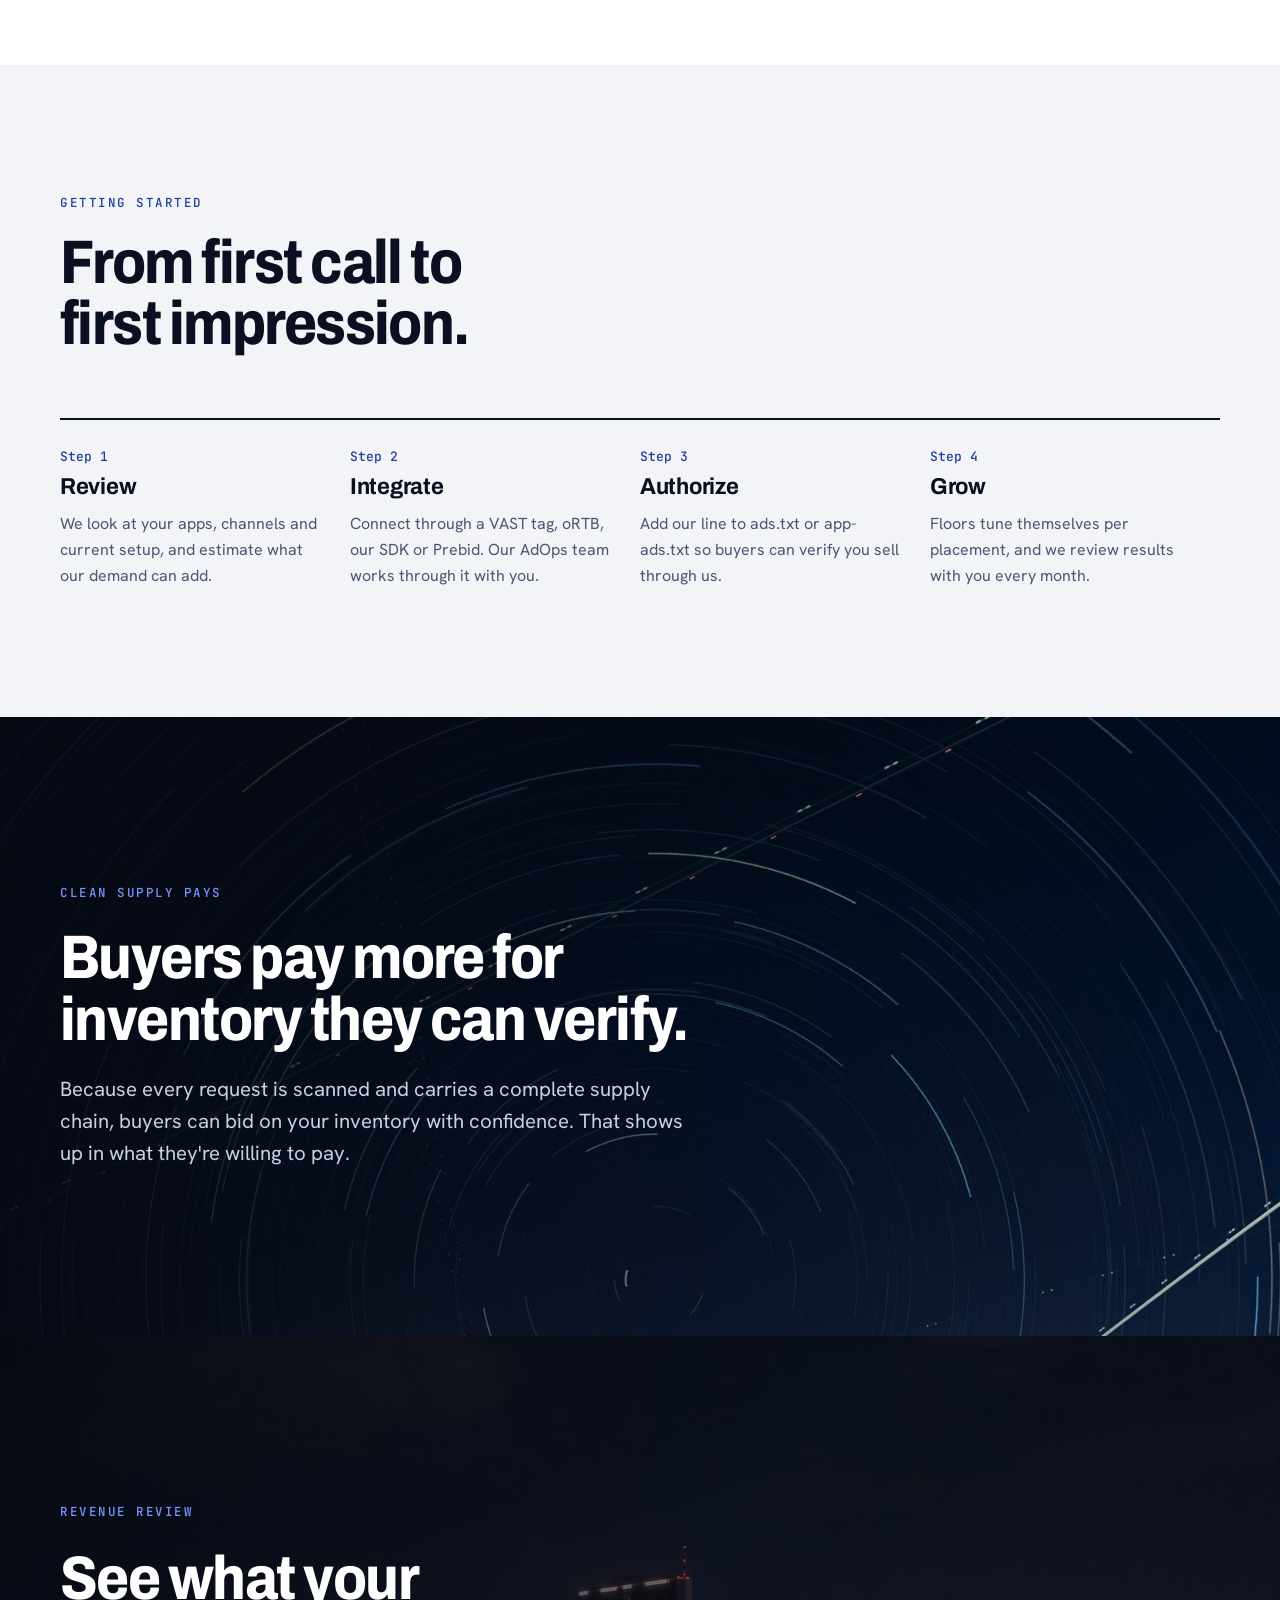
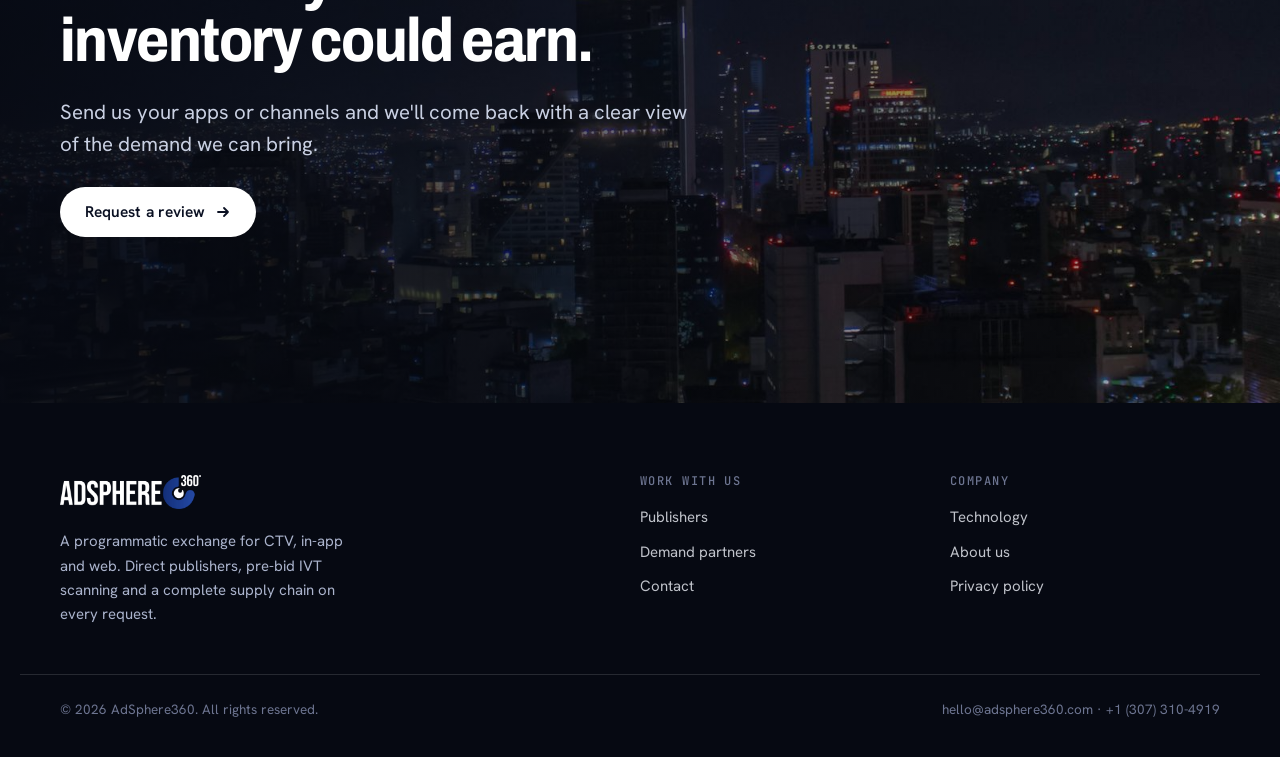
<file: publishers.html>
<!doctype html>
<html lang="en">
<head>
<meta charset="utf-8">
<meta name="viewport" content="width=device-width, initial-scale=1, viewport-fit=cover">
<title>Publishers · AdSphere360</title>
<meta name="claude:viewport-fit-sides" content="cover">
<meta name="description" content="Monetize CTV, in-app and web inventory with premium demand through one integration.">
<link rel="preconnect" href="https://fonts.googleapis.com"><link rel="preconnect" href="https://fonts.gstatic.com" crossorigin><link rel="stylesheet" href="https://fonts.googleapis.com/css2?family=Archivo:wdth,wght@62..125,500..900&family=Hanken+Grotesk:wght@400;500;600;700&family=JetBrains+Mono:wght@400;500&display=swap">
<meta property="og:type" content="website">
<meta property="og:site_name" content="AdSphere360">
<meta property="og:title" content="Publishers · AdSphere360">
<meta property="og:description" content="Monetize CTV, in-app and web inventory with premium demand through one integration.">
<meta property="og:image" content="https://adsphere360.com/og-image.jpg">
<meta property="og:image:width" content="1200">
<meta property="og:image:height" content="630">
<meta name="twitter:card" content="summary_large_image">
<meta name="twitter:image" content="https://adsphere360.com/og-image.jpg">
<link rel="icon" href="favicon.ico" sizes="any">
<link rel="icon" type="image/png" sizes="32x32" href="favicon-32.png">
<link rel="apple-touch-icon" href="apple-touch-icon.png">
<link rel="stylesheet" href="styles.css">
</head>
<body>
<header class="site-header">
  <div class="wrap nav">
    <a class="logo" href="index.html" aria-label="AdSphere360 home"><img src="assets/logo-light.png" alt="AdSphere360" width="900" height="217"></a>
    <nav class="nav-links" aria-label="Main"><a href="publishers.html" aria-current="page">Publishers</a><a href="demand.html">Demand partners</a><a href="technology.html">Technology</a><a href="company.html">Company</a><a class="btn btn-brand nav-cta" href="contact.html">Talk to us</a></nav>
    <button class="menu-btn" type="button" aria-expanded="false" aria-controls="mobile-panel"><span class="label">Menu</span><svg width="16" height="16" viewBox="0 0 16 16" aria-hidden="true"><path d="M2 5h12M2 11h12" stroke="currentColor" stroke-width="1.8" stroke-linecap="round"/></svg></button>
  </div>
</header>
<nav class="mobile-panel" id="mobile-panel" aria-label="Mobile"><a href="index.html">Home</a><a href="publishers.html" aria-current="page">Publishers</a><a href="demand.html">Demand partners</a><a href="technology.html">Technology</a><a href="company.html">Company</a><a href="contact.html">Contact</a></nav>
<main>
<section class="hero " style="--m-focus:58% 50%">
  <div class="hero-media"><img src="assets/img/family-movie.jpg" alt="A mother and two daughters laughing over popcorn during a movie at home" fetchpriority="high"></div>
  <div class="wrap hero-inner on-photo">
    <span class="eyebrow rise">For publishers</span>
    <h1 class="h-hero rise d1">Earn more from every screen.</h1>
    <p class="lede rise d2">Premium SSP and DSP demand for your CTV apps, FAST channels, mobile apps and sites, through a single integration and a team that knows ad operations.</p>
    <div class="hero-actions rise d3"><a class="btn btn-brand" href="contact.html#publisher">Request a revenue review <svg width="16" height="16" viewBox="0 0 16 16" aria-hidden="true"><path d="M3 8h10M9 4l4 4-4 4" fill="none" stroke="currentColor" stroke-width="1.8" stroke-linecap="round" stroke-linejoin="round"/></svg></a></div>
    
  </div>
</section>
<section class="white band"><div class="wrap feature">
  <figure><img src="assets/img/living-room.jpg" alt="A calm modern living room with a wall-mounted TV" loading="lazy"></figure>
  <div class="copy">
    <span class="eyebrow">What you get</span>
    <h2 class="h-xl">More demand, less work, and numbers you can trust.</h2>
    <ul class="checks"><li><svg width="16" height="16" viewBox="0 0 16 16" aria-hidden="true"><path d="M2.5 8.5l3.5 3.5 7.5-8" fill="none" stroke="currentColor" stroke-width="1.8" stroke-linecap="round" stroke-linejoin="round"/></svg><span>Premium SSP and DSP demand through one integration</span></li><li><svg width="16" height="16" viewBox="0 0 16 16" aria-hidden="true"><path d="M2.5 8.5l3.5 3.5 7.5-8" fill="none" stroke="currentColor" stroke-width="1.8" stroke-linecap="round" stroke-linejoin="round"/></svg><span>Our own ad server, with machine-learned floors set per placement</span></li><li><svg width="16" height="16" viewBox="0 0 16 16" aria-hidden="true"><path d="M2.5 8.5l3.5 3.5 7.5-8" fill="none" stroke="currentColor" stroke-width="1.8" stroke-linecap="round" stroke-linejoin="round"/></svg><span>CTV through VAST and oRTB, in-app through our SDK, and web through Prebid Server</span></li><li><svg width="16" height="16" viewBox="0 0 16 16" aria-hidden="true"><path d="M2.5 8.5l3.5 3.5 7.5-8" fill="none" stroke="currentColor" stroke-width="1.8" stroke-linecap="round" stroke-linejoin="round"/></svg><span>Hands-on AdOps support, including ads.txt and app-ads.txt setup</span></li><li><svg width="16" height="16" viewBox="0 0 16 16" aria-hidden="true"><path d="M2.5 8.5l3.5 3.5 7.5-8" fill="none" stroke="currentColor" stroke-width="1.8" stroke-linecap="round" stroke-linejoin="round"/></svg><span>Clear reporting on revenue, fill and demand mix by source</span></li></ul>
  </div>
</div></section>

<section class="band"><div class="wrap">
  <div class="sec-head"><span class="eyebrow">Getting started</span><h2 class="h-xl">From first call to first impression.</h2></div>
  <ol class="steps" style="list-style:none;margin:0;padding:0">
    <li class="step"><span class="n">Step 1</span><h3 class="h-m">Review</h3><p>We look at your apps, channels and current setup, and estimate what our demand can add.</p></li>
    <li class="step"><span class="n">Step 2</span><h3 class="h-m">Integrate</h3><p>Connect through a VAST tag, oRTB, our SDK or Prebid. Our AdOps team works through it with you.</p></li>
    <li class="step"><span class="n">Step 3</span><h3 class="h-m">Authorize</h3><p>Add our line to ads.txt or app-ads.txt so buyers can verify you sell through us.</p></li>
    <li class="step"><span class="n">Step 4</span><h3 class="h-m">Grow</h3><p>Floors tune themselves per placement, and we review results with you every month.</p></li>
  </ol>
</div></section>

<section class="photo-band"><img class="bg" src="assets/img/dish-trails.jpg" alt="" loading="lazy" style="object-position:center 30%">
  <div class="wrap"><div class="inner">
    <span class="eyebrow" style="color:var(--glow)">Clean supply pays</span>
    <h2 class="h-xl">Buyers pay more for inventory they can verify.</h2>
    <p class="lede" style="color:#C9D0E2">Because every request is scanned and carries a complete supply chain, buyers can bid on your inventory with confidence. That shows up in what they're willing to pay.</p>
  </div></div>
</section>

<section class="photo-band cta-band">
  <img class="bg" src="assets/img/cdmx-night.jpg" alt="" loading="lazy">
  <div class="wrap"><div class="inner">
    <span class="eyebrow" style="color:var(--glow)">Revenue review</span>
    <h2 class="h-xl">See what your inventory could earn.</h2>
    <p class="lede" style="color:#C9D0E2">Send us your apps or channels and we'll come back with a clear view of the demand we can bring.</p>
    <div><a class="btn btn-light" href="contact.html#publisher">Request a review <svg width="16" height="16" viewBox="0 0 16 16" aria-hidden="true"><path d="M3 8h10M9 4l4 4-4 4" fill="none" stroke="currentColor" stroke-width="1.8" stroke-linecap="round" stroke-linejoin="round"/></svg></a></div>
  </div></div>
</section>
</main>
<footer class="site-footer">
  <div class="wrap foot-grid">
    <div class="foot-brand">
      <img src="assets/logo-light.png" alt="AdSphere360" width="900" height="217">
      <p>A programmatic exchange for CTV, in-app and web. Direct publishers, pre-bid IVT scanning and a complete supply chain on every request.</p>
    </div>
    <div class="foot-col"><h4>Work with us</h4><ul>
      <li><a href="publishers.html">Publishers</a></li>
      <li><a href="demand.html">Demand partners</a></li>
      <li><a href="contact.html">Contact</a></li></ul></div>
    <div class="foot-col"><h4>Company</h4><ul>
      <li><a href="technology.html">Technology</a></li>
      <li><a href="company.html">About us</a></li>
      <li><a href="privacy-policy.html">Privacy policy</a></li></ul></div>
  </div>
  <div class="wrap foot-base"><span>© 2026 AdSphere360. All rights reserved.</span><span>hello@adsphere360.com · +1 (307) 310-4919</span></div>
</footer>
<script src="site.js"></script>
</body>
</html>
</file>
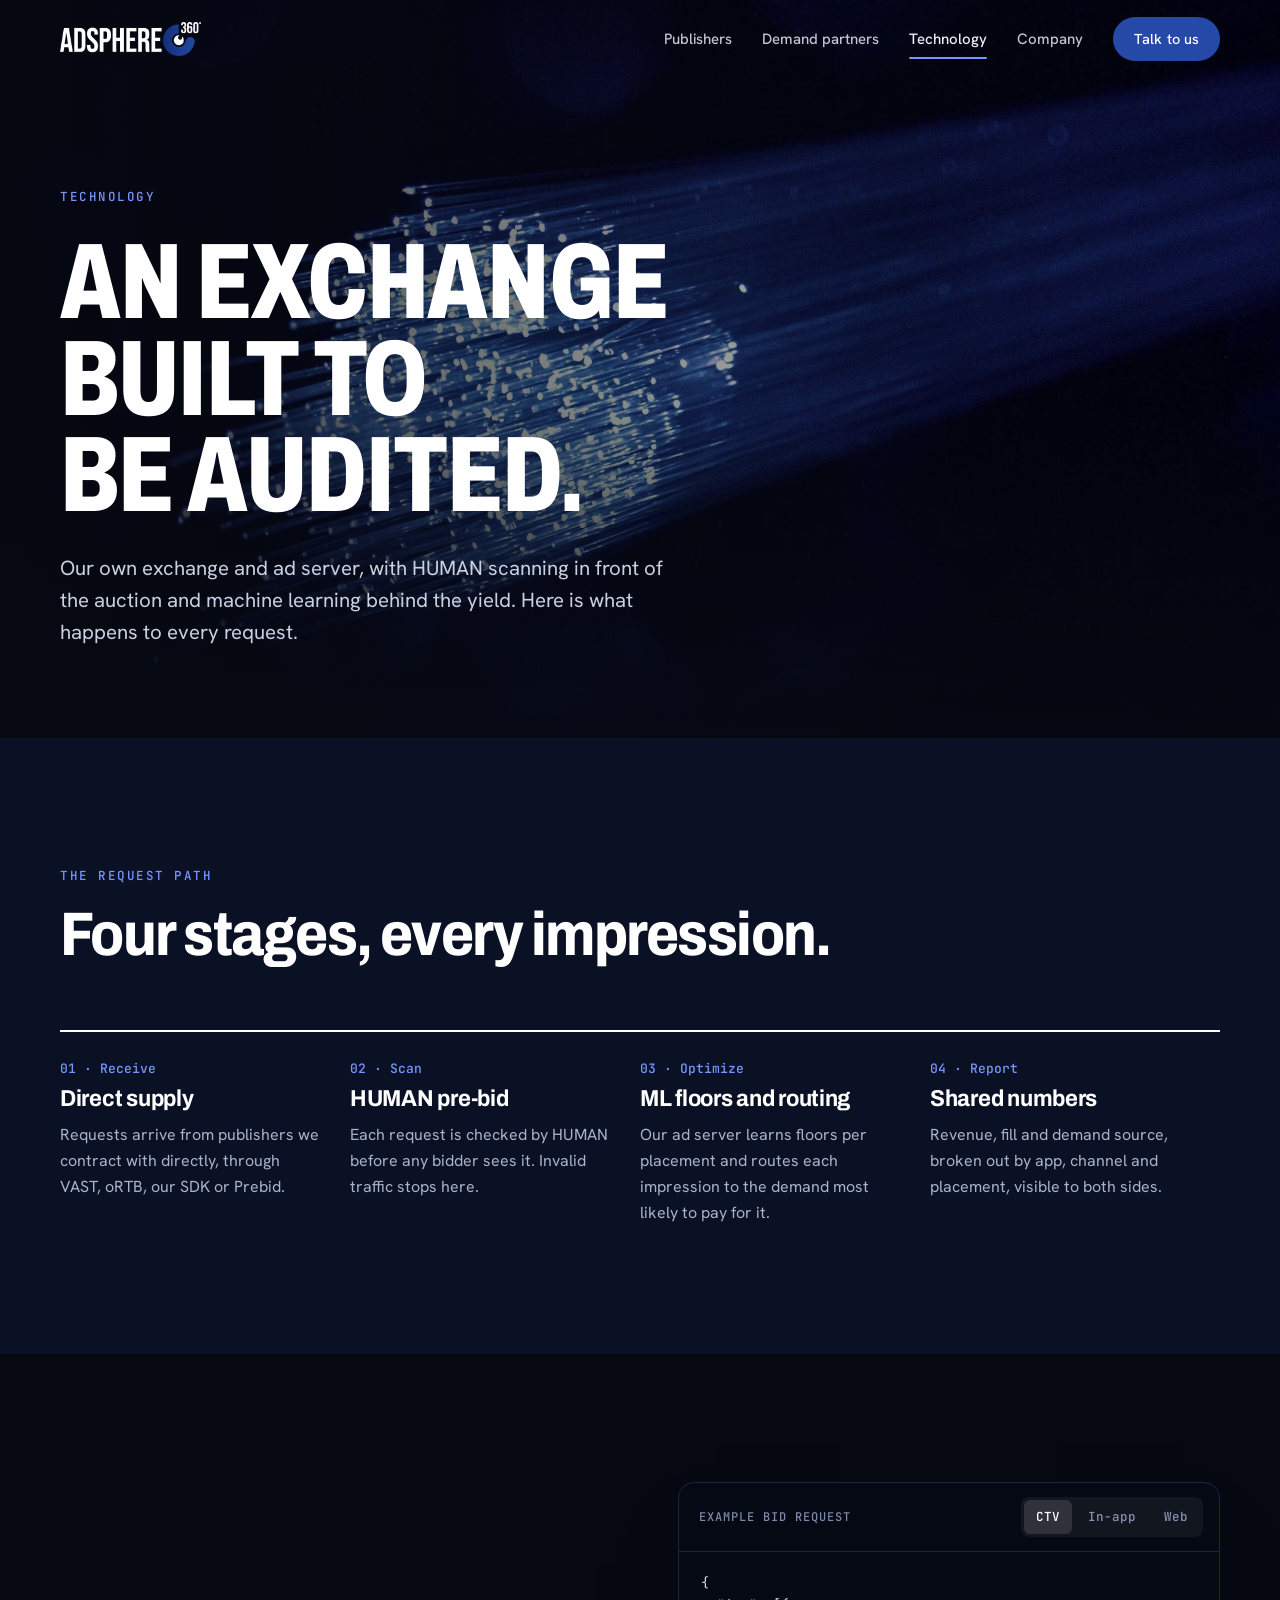
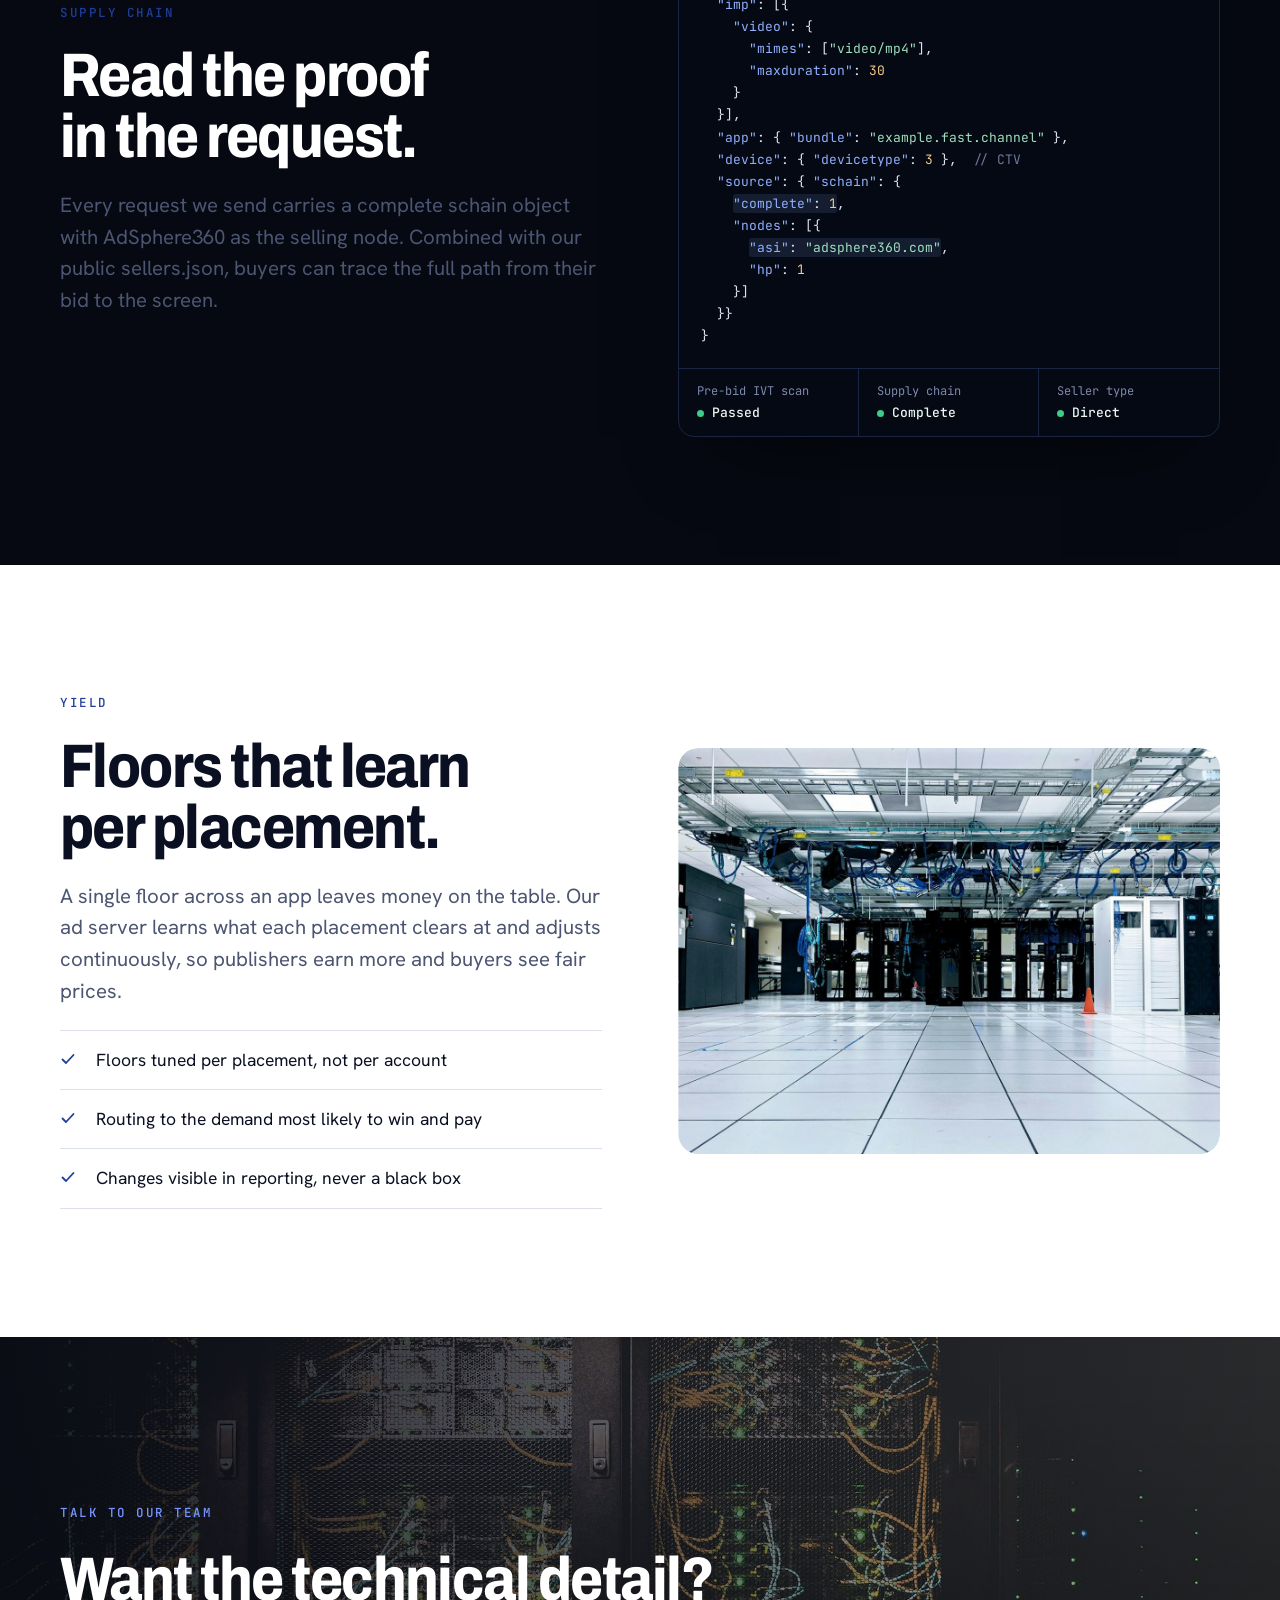
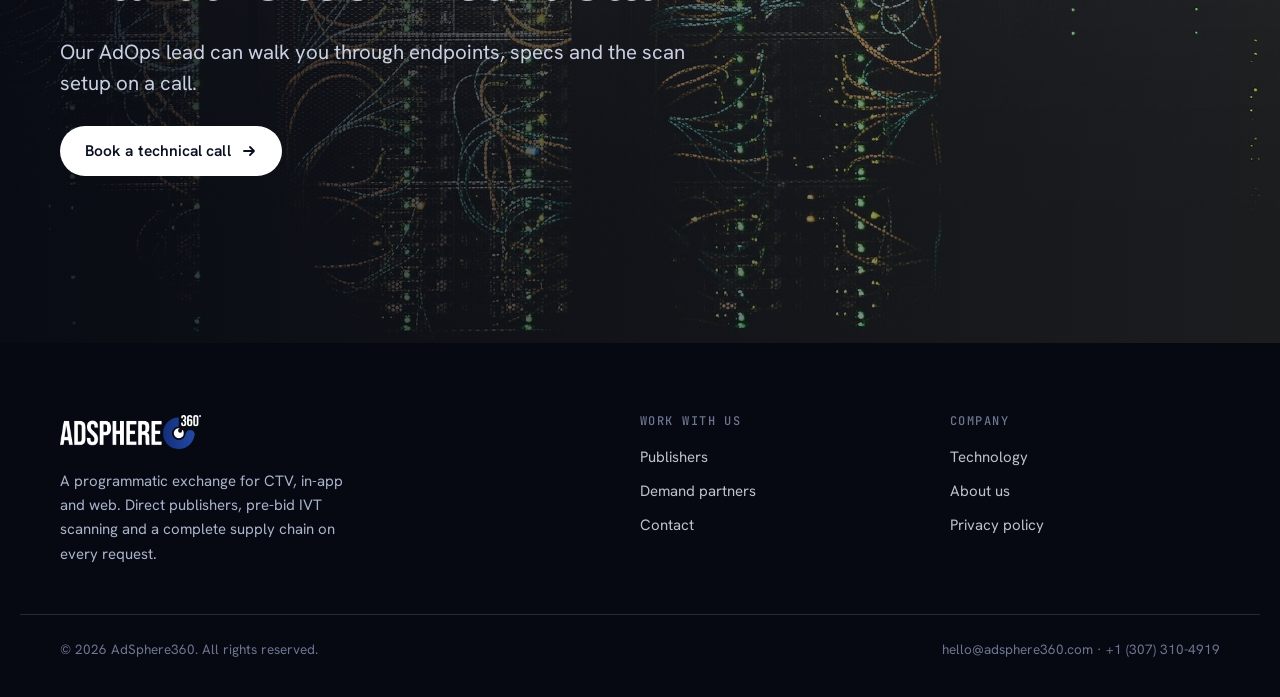
<file: technology.html>
<!doctype html>
<html lang="en">
<head>
<meta charset="utf-8">
<meta name="viewport" content="width=device-width, initial-scale=1, viewport-fit=cover">
<title>Technology · AdSphere360</title>
<meta name="claude:viewport-fit-sides" content="cover">
<meta name="description" content="How the AdSphere360 exchange scans, optimizes and reports on every request.">
<link rel="preconnect" href="https://fonts.googleapis.com"><link rel="preconnect" href="https://fonts.gstatic.com" crossorigin><link rel="stylesheet" href="https://fonts.googleapis.com/css2?family=Archivo:wdth,wght@62..125,500..900&family=Hanken+Grotesk:wght@400;500;600;700&family=JetBrains+Mono:wght@400;500&display=swap">
<meta property="og:type" content="website">
<meta property="og:site_name" content="AdSphere360">
<meta property="og:title" content="Technology · AdSphere360">
<meta property="og:description" content="How the AdSphere360 exchange scans, optimizes and reports on every request.">
<meta property="og:image" content="https://adsphere360.com/og-image.jpg">
<meta property="og:image:width" content="1200">
<meta property="og:image:height" content="630">
<meta name="twitter:card" content="summary_large_image">
<meta name="twitter:image" content="https://adsphere360.com/og-image.jpg">
<link rel="icon" href="favicon.ico" sizes="any">
<link rel="icon" type="image/png" sizes="32x32" href="favicon-32.png">
<link rel="apple-touch-icon" href="apple-touch-icon.png">
<link rel="stylesheet" href="styles.css">
</head>
<body>
<header class="site-header">
  <div class="wrap nav">
    <a class="logo" href="index.html" aria-label="AdSphere360 home"><img src="assets/logo-light.png" alt="AdSphere360" width="900" height="217"></a>
    <nav class="nav-links" aria-label="Main"><a href="publishers.html">Publishers</a><a href="demand.html">Demand partners</a><a href="technology.html" aria-current="page">Technology</a><a href="company.html">Company</a><a class="btn btn-brand nav-cta" href="contact.html">Talk to us</a></nav>
    <button class="menu-btn" type="button" aria-expanded="false" aria-controls="mobile-panel"><span class="label">Menu</span><svg width="16" height="16" viewBox="0 0 16 16" aria-hidden="true"><path d="M2 5h12M2 11h12" stroke="currentColor" stroke-width="1.8" stroke-linecap="round"/></svg></button>
  </div>
</header>
<nav class="mobile-panel" id="mobile-panel" aria-label="Mobile"><a href="index.html">Home</a><a href="publishers.html">Publishers</a><a href="demand.html">Demand partners</a><a href="technology.html" aria-current="page">Technology</a><a href="company.html">Company</a><a href="contact.html">Contact</a></nav>
<main>
<section class="hero wide-title" style="--m-focus:40% 50%">
  <div class="hero-media"><img src="assets/img/fiber-glow.jpg" alt="Strands of fiber-optic cable glowing blue in the dark" fetchpriority="high"></div>
  <div class="wrap hero-inner on-photo">
    <span class="eyebrow rise">Technology</span>
    <h1 class="h-hero rise d1">An exchange built to be audited.</h1>
    <p class="lede rise d2">Our own exchange and ad server, with HUMAN scanning in front of the auction and machine learning behind the yield. Here is what happens to every request.</p>
    
    
  </div>
</section>
<section class="dark band"><div class="wrap">
  <div class="sec-head"><span class="eyebrow">The request path</span><h2 class="h-xl">Four stages, every impression.</h2></div>
  <ol class="steps" style="list-style:none;margin:0;padding:0">
    <li class="step"><span class="n">01 · Receive</span><h3 class="h-m">Direct supply</h3><p>Requests arrive from publishers we contract with directly, through VAST, oRTB, our SDK or Prebid.</p></li>
    <li class="step"><span class="n">02 · Scan</span><h3 class="h-m">HUMAN pre-bid</h3><p>Each request is checked by HUMAN before any bidder sees it. Invalid traffic stops here.</p></li>
    <li class="step"><span class="n">03 · Optimize</span><h3 class="h-m">ML floors and routing</h3><p>Our ad server learns floors per placement and routes each impression to the demand most likely to pay for it.</p></li>
    <li class="step"><span class="n">04 · Report</span><h3 class="h-m">Shared numbers</h3><p>Revenue, fill and demand source, broken out by app, channel and placement, visible to both sides.</p></li>
  </ol>
</div></section>

<section class="ink band"><div class="wrap feature">
  <div class="copy">
    <span class="eyebrow">Supply chain</span>
    <h2 class="h-xl">Read the proof in the request.</h2>
    <p class="lede">Every request we send carries a complete schain object with AdSphere360 as the selling node. Combined with our public sellers.json, buyers can trace the full path from their bid to the screen.</p>
  </div>
  <div class="inspector" aria-label="Example bid request from the AdSphere360 exchange">
  <div class="insp-top">
    <span class="insp-title">Example bid request</span>
    <div class="tabs" role="tablist" aria-label="Request type">
      <button class="tab" role="tab" id="tab-ctv" aria-selected="true" aria-controls="req-ctv">CTV</button>
      <button class="tab" role="tab" id="tab-app" aria-selected="false" aria-controls="req-app" tabindex="-1">In-app</button>
      <button class="tab" role="tab" id="tab-web" aria-selected="false" aria-controls="req-web" tabindex="-1">Web</button>
    </div>
  </div>
  <div class="code-stack">
<pre id="req-ctv" role="tabpanel" aria-labelledby="tab-ctv">{
  <span class="k">"imp"</span>: [{
    <span class="k">"video"</span>: {
      <span class="k">"mimes"</span>: [<span class="s">"video/mp4"</span>],
      <span class="k">"maxduration"</span>: <span class="n">30</span>
    }
  }],
  <span class="k">"app"</span>: { <span class="k">"bundle"</span>: <span class="s">"example.fast.channel"</span> },
  <span class="k">"device"</span>: { <span class="k">"devicetype"</span>: <span class="n">3</span> },  <span class="c">// CTV</span>
  <span class="k">"source"</span>: { <span class="k">"schain"</span>: {
    <span class="hl"><span class="k">"complete"</span>: <span class="n">1</span></span>,
    <span class="k">"nodes"</span>: [{
      <span class="hl"><span class="k">"asi"</span>: <span class="s">"adsphere360.com"</span></span>,
      <span class="k">"hp"</span>: <span class="n">1</span>
    }]
  }}
}</pre>
<pre id="req-app" role="tabpanel" aria-labelledby="tab-app" data-off>{
  <span class="k">"imp"</span>: [{
    <span class="k">"banner"</span>: { <span class="k">"w"</span>: <span class="n">320</span>, <span class="k">"h"</span>: <span class="n">480</span> },
    <span class="k">"instl"</span>: <span class="n">1</span>
  }],
  <span class="k">"app"</span>: { <span class="k">"bundle"</span>: <span class="s">"com.example.puzzle"</span> },
  <span class="k">"device"</span>: { <span class="k">"devicetype"</span>: <span class="n">4</span> },  <span class="c">// phone</span>
  <span class="k">"source"</span>: { <span class="k">"schain"</span>: {
    <span class="hl"><span class="k">"complete"</span>: <span class="n">1</span></span>,
    <span class="k">"nodes"</span>: [{
      <span class="hl"><span class="k">"asi"</span>: <span class="s">"adsphere360.com"</span></span>,
      <span class="k">"hp"</span>: <span class="n">1</span>
    }]
  }}
}</pre>
<pre id="req-web" role="tabpanel" aria-labelledby="tab-web" data-off>{
  <span class="k">"imp"</span>: [{
    <span class="k">"video"</span>: { <span class="k">"plcmt"</span>: <span class="n">4</span> }
  }],
  <span class="k">"site"</span>: { <span class="k">"domain"</span>: <span class="s">"example-publisher.com"</span> },
  <span class="k">"device"</span>: { <span class="k">"devicetype"</span>: <span class="n">2</span> },  <span class="c">// desktop</span>
  <span class="k">"source"</span>: { <span class="k">"schain"</span>: {
    <span class="hl"><span class="k">"complete"</span>: <span class="n">1</span></span>,
    <span class="k">"nodes"</span>: [{
      <span class="hl"><span class="k">"asi"</span>: <span class="s">"adsphere360.com"</span></span>,
      <span class="k">"hp"</span>: <span class="n">1</span>
    }]
  }}
}</pre>
  </div>
  <div class="insp-checks">
    <div>Pre-bid IVT scan<strong>Passed</strong></div>
    <div>Supply chain<strong>Complete</strong></div>
    <div>Seller type<strong>Direct</strong></div>
  </div>
</div>
</div></section>

<section class="white band"><div class="wrap feature flip">
  <figure class="wide"><img src="assets/img/data-hall.jpg" alt="A bright data hall with rows of server cabinets" loading="lazy"></figure>
  <div class="copy">
    <span class="eyebrow">Yield</span>
    <h2 class="h-xl">Floors that learn per placement.</h2>
    <p class="lede">A single floor across an app leaves money on the table. Our ad server learns what each placement clears at and adjusts continuously, so publishers earn more and buyers see fair prices.</p>
    <ul class="checks"><li><svg width="16" height="16" viewBox="0 0 16 16" aria-hidden="true"><path d="M2.5 8.5l3.5 3.5 7.5-8" fill="none" stroke="currentColor" stroke-width="1.8" stroke-linecap="round" stroke-linejoin="round"/></svg><span>Floors tuned per placement, not per account</span></li><li><svg width="16" height="16" viewBox="0 0 16 16" aria-hidden="true"><path d="M2.5 8.5l3.5 3.5 7.5-8" fill="none" stroke="currentColor" stroke-width="1.8" stroke-linecap="round" stroke-linejoin="round"/></svg><span>Routing to the demand most likely to win and pay</span></li><li><svg width="16" height="16" viewBox="0 0 16 16" aria-hidden="true"><path d="M2.5 8.5l3.5 3.5 7.5-8" fill="none" stroke="currentColor" stroke-width="1.8" stroke-linecap="round" stroke-linejoin="round"/></svg><span>Changes visible in reporting, never a black box</span></li></ul>
  </div>
</div></section>
<section class="photo-band cta-band">
  <img class="bg" src="assets/img/server-racks.jpg" alt="" loading="lazy">
  <div class="wrap"><div class="inner">
    <span class="eyebrow" style="color:var(--glow)">Talk to our team</span>
    <h2 class="h-xl">Want the technical detail?</h2>
    <p class="lede" style="color:#C9D0E2">Our AdOps lead can walk you through endpoints, specs and the scan setup on a call.</p>
    <div><a class="btn btn-light" href="contact.html">Book a technical call <svg width="16" height="16" viewBox="0 0 16 16" aria-hidden="true"><path d="M3 8h10M9 4l4 4-4 4" fill="none" stroke="currentColor" stroke-width="1.8" stroke-linecap="round" stroke-linejoin="round"/></svg></a></div>
  </div></div>
</section>
</main>
<footer class="site-footer">
  <div class="wrap foot-grid">
    <div class="foot-brand">
      <img src="assets/logo-light.png" alt="AdSphere360" width="900" height="217">
      <p>A programmatic exchange for CTV, in-app and web. Direct publishers, pre-bid IVT scanning and a complete supply chain on every request.</p>
    </div>
    <div class="foot-col"><h4>Work with us</h4><ul>
      <li><a href="publishers.html">Publishers</a></li>
      <li><a href="demand.html">Demand partners</a></li>
      <li><a href="contact.html">Contact</a></li></ul></div>
    <div class="foot-col"><h4>Company</h4><ul>
      <li><a href="technology.html">Technology</a></li>
      <li><a href="company.html">About us</a></li>
      <li><a href="privacy-policy.html">Privacy policy</a></li></ul></div>
  </div>
  <div class="wrap foot-base"><span>© 2026 AdSphere360. All rights reserved.</span><span>hello@adsphere360.com · +1 (307) 310-4919</span></div>
</footer>
<script src="site.js"></script>
</body>
</html>
</file>
<file: styles.css>
/* AdSphere360 — cinematic broadcast look.
   Night photography carries the dark bands; cool paper carries the reading bands.
   Condensed uppercase display echoes the wordmark; logo blue is the only accent. */
:root{
  --ink:#060912; --night:#0B1124; --night-2:#111A35;
  --paper:#F3F4F8; --white:#FFFFFF;
  --text:#0A1022; --muted:#4C5571; --faint:#6D7591; --line:#DCE0EA;
  --brand:#1F3E99; --brand-2:#2449A6; --glow:#7895FF;
  --on-dark:#EEF1F8; --on-dark-muted:#AAB3CC; --line-dark:rgba(255,255,255,.13);
  --ok:#3FCB8A;
  --display:"Archivo","Arial Narrow","Helvetica Neue",Arial,sans-serif;
  --body:"Hanken Grotesk","Segoe UI",system-ui,sans-serif;
  --mono:"JetBrains Mono",ui-monospace,Menlo,Consolas,monospace;
  --ease-out:cubic-bezier(0.23,1,0.32,1);
  --ease-io:cubic-bezier(0.77,0,0.175,1);
  --wrap:1240px;
  color-scheme:light;
}
*{box-sizing:border-box}
html{scroll-behavior:smooth;-webkit-text-size-adjust:100%}
body{margin:0;background:var(--paper);color:var(--text);font-family:var(--body);font-size:17.5px;line-height:1.62;-webkit-font-smoothing:antialiased;text-rendering:optimizeLegibility}
img{max-width:100%;display:block}
a{color:inherit}
h1,h2,h3,h4{margin:0;font-family:var(--display);text-wrap:balance}
p{margin:0}
ul{margin:0;padding:0;list-style:none}
:focus-visible{outline:2px solid var(--glow);outline-offset:3px;border-radius:3px}

.wrap{max-width:var(--wrap);margin:0 auto;padding-left:max(20px, env(safe-area-inset-left,0px));padding-right:max(20px, env(safe-area-inset-right,0px))}
@media (min-width:760px){.wrap{padding-left:max(40px, env(safe-area-inset-left,0px));padding-right:max(40px, env(safe-area-inset-right,0px))}}

/* Type scale */
.eyebrow{font-family:var(--mono);font-size:12.5px;font-weight:500;letter-spacing:.12em;text-transform:uppercase;color:var(--brand)}
.dark .eyebrow,.on-photo .eyebrow{color:var(--glow)}
.h-hero{font-weight:800;font-stretch:72%;text-transform:uppercase;font-size:clamp(46px,8.4vw,112px);line-height:.9;letter-spacing:-.01em}
.h-xl{font-weight:750;font-stretch:88%;font-size:clamp(36px,4.8vw,64px);line-height:1;letter-spacing:-.025em}
.h-l{font-weight:700;font-stretch:92%;font-size:clamp(28px,3.2vw,42px);line-height:1.06;letter-spacing:-.02em}
.h-m{font-weight:700;font-stretch:95%;font-size:23px;line-height:1.2;letter-spacing:-.012em}
.lede{font-size:clamp(18px,1.6vw,21px);line-height:1.55;color:var(--muted);max-width:58ch}
.dark .lede,.on-photo .lede{color:var(--on-dark-muted)}
.muted{color:var(--muted)}
.dark .muted{color:var(--on-dark-muted)}

/* Bands */
.band{padding-block:clamp(72px,10vw,136px)}
.band.tight{padding-block:clamp(56px,7vw,96px)}
.dark{background:var(--night);color:var(--on-dark)}
.dark h1,.dark h2,.dark h3{color:var(--white)}
.ink{background:var(--ink);color:var(--on-dark)}
.ink h2,.ink h3{color:var(--white)}
.white{background:var(--white)}

/* Buttons */
.btn{display:inline-flex;align-items:center;gap:10px;min-height:50px;padding:0 24px;border-radius:999px;font:600 15.5px/1 var(--body);letter-spacing:.005em;text-decoration:none;cursor:pointer;border:1px solid transparent;transition:transform 160ms var(--ease-out),background-color 200ms ease,border-color 200ms ease,color 200ms ease}
.btn:active{transform:scale(.97)}
.btn svg{transition:transform 220ms var(--ease-out)}
.btn-brand{background:var(--brand-2);color:var(--white)}
.btn-light{background:var(--white);color:var(--text)}
.btn-line{border-color:rgba(255,255,255,.4);color:var(--white);background:rgba(6,9,18,.15);backdrop-filter:blur(6px);-webkit-backdrop-filter:blur(6px)}
.btn-line-dark{border-color:var(--line);color:var(--text);background:var(--white)}
@media (hover:hover) and (pointer:fine){
  .btn-brand:hover{background:#2B55C4}
  .btn-light:hover{background:#E6EAF4}
  .btn-line:hover{border-color:var(--white);background:rgba(255,255,255,.08)}
  .btn-line-dark:hover{border-color:var(--muted)}
  .btn:hover svg{transform:translateX(3px)}
}
.text-link{display:inline-flex;align-items:center;gap:8px;font-weight:600;text-decoration:none;color:var(--brand)}
.dark .text-link,.ink .text-link{color:var(--glow)}
.text-link svg{transition:transform 220ms var(--ease-out)}
@media (hover:hover){.text-link:hover svg{transform:translateX(3px)}}

/* Header */
.site-header{position:fixed;inset:0 0 auto 0;z-index:50;padding-top:env(safe-area-inset-top,0px);transition:background-color 260ms ease,border-color 260ms ease,backdrop-filter 260ms ease;border-bottom:1px solid transparent}
.site-header.solid{background:rgba(6,9,18,.86);backdrop-filter:saturate(1.3) blur(14px);-webkit-backdrop-filter:saturate(1.3) blur(14px);border-bottom-color:var(--line-dark)}
.nav{display:flex;align-items:center;justify-content:space-between;gap:20px;min-height:78px}
.logo{display:block;flex:0 0 auto}
.logo img{height:30px;width:auto}
@media (min-width:760px){.logo img{height:34px}}
.nav-links{display:flex;align-items:center;gap:30px}
.nav-links a{color:var(--on-dark);text-decoration:none;font-size:15px;font-weight:500;opacity:.82;transition:opacity 160ms ease;position:relative;padding-block:6px}
.nav-links a[aria-current="page"]{opacity:1}
.nav-links a:not(.btn)[aria-current="page"]::after{content:"";position:absolute;left:0;right:0;bottom:-2px;height:2px;background:var(--glow);border-radius:2px}
@media (hover:hover){.nav-links a:hover{opacity:1}}
.nav-links .nav-cta{min-height:44px;padding:0 20px;font-size:14.5px;opacity:1;text-decoration:none;color:var(--white)}
.menu-btn{display:none;appearance:none;background:transparent;border:1px solid var(--line-dark);color:var(--white);border-radius:999px;min-height:44px;padding:0 16px;font:600 14px/1 var(--body);cursor:pointer;gap:10px;align-items:center}
.menu-btn:active{transform:scale(.97)}
.mobile-panel{display:none}
@media (max-width:980px){
  .nav-links{display:none}
  .menu-btn{display:inline-flex}
  .mobile-panel{display:block;position:fixed;inset:0;z-index:49;background:var(--ink);padding:calc(96px + env(safe-area-inset-top,0px)) max(20px, env(safe-area-inset-right,0px)) 40px max(20px, env(safe-area-inset-left,0px));opacity:0;visibility:hidden;transform:translateY(-8px);transition:opacity 220ms var(--ease-out),transform 260ms var(--ease-out),visibility 0s 260ms}
  .menu-open .mobile-panel{opacity:1;visibility:visible;transform:none;transition:opacity 220ms var(--ease-out),transform 260ms var(--ease-out)}
  .mobile-panel a{display:block;color:var(--white);text-decoration:none;font:700 34px/1.1 var(--display);font-stretch:80%;text-transform:uppercase;padding-block:14px;border-bottom:1px solid var(--line-dark)}
  .mobile-panel a[aria-current="page"]{color:var(--glow)}
  .menu-open .site-header{background:var(--ink)}
}

/* Photo hero */
.hero{position:relative;color:var(--on-dark);background:var(--ink);overflow:hidden;isolation:isolate}
.hero-media{position:absolute;inset:0;z-index:-2}
.hero-media img{width:100%;height:100%;object-fit:cover;animation:settle 2.2s var(--ease-out) both}
.hero::before{content:"";position:absolute;inset:0;z-index:-1;background:
  linear-gradient(90deg,rgba(6,9,18,.86) 0%,rgba(6,9,18,.52) 42%,rgba(6,9,18,.06) 100%),
  linear-gradient(0deg,rgba(6,9,18,.85) 0%,rgba(6,9,18,0) 45%)}
.hero-inner{min-height:clamp(560px,82vh,860px);display:flex;flex-direction:column;justify-content:flex-end;gap:28px;padding-block:calc(130px + env(safe-area-inset-top,0px)) clamp(56px,7vw,96px)}
@media (max-width:760px){
  .hero-media img{object-position:var(--m-focus,50% 50%)}
  .hero::before{background:
    linear-gradient(180deg,rgba(6,9,18,.94) 0%,rgba(6,9,18,.7) 16%,rgba(6,9,18,.32) 36%,rgba(6,9,18,.42) 62%,rgba(6,9,18,.9) 100%)}
}
.hero.short .hero-inner{min-height:clamp(440px,62vh,620px)}
.hero h1{color:var(--white);max-width:13ch}
.hero.wide-title h1{max-width:16ch}
.hero .lede{max-width:56ch;color:#C9D0E2}
.hero-actions{display:flex;flex-wrap:wrap;gap:12px}
.hero-foot{display:flex;flex-wrap:wrap;gap:10px 28px;padding-top:28px;margin-top:8px;border-top:1px solid var(--line-dark);font-family:var(--mono);font-size:12.5px;letter-spacing:.06em;text-transform:uppercase;color:var(--on-dark-muted)}
.hero-foot span{display:inline-flex;align-items:center;gap:9px}
.hero-foot i{width:6px;height:6px;border-radius:50%;background:var(--ok);display:inline-block;box-shadow:0 0 0 4px rgba(63,203,138,.14)}
@keyframes settle{from{transform:scale(1.07)}to{transform:scale(1)}}
@keyframes rise{from{opacity:0;transform:translateY(14px)}to{opacity:1;transform:none}}
.rise{animation:rise 760ms var(--ease-out) both}
.d1{animation-delay:90ms}.d2{animation-delay:180ms}.d3{animation-delay:270ms}.d4{animation-delay:360ms}

/* Section heads */
.sec-head{display:grid;gap:18px;max-width:780px;margin-bottom:clamp(40px,5vw,64px)}
.sec-head.split{max-width:none;grid-template-columns:minmax(0,1.2fr) minmax(0,1fr);align-items:end;gap:24px 64px}
@media (max-width:860px){.sec-head.split{grid-template-columns:minmax(0,1fr)}}

/* Pillars */
.pillars{display:grid;grid-template-columns:repeat(3,minmax(0,1fr));gap:0;border-top:1px solid var(--line-dark)}
.pillar{padding:36px 32px 8px 0;display:grid;gap:14px;align-content:start}
.pillar + .pillar{padding-left:32px;border-left:1px solid var(--line-dark)}
.pillar .tag{font:500 12.5px/1 var(--mono);letter-spacing:.08em;text-transform:uppercase;color:var(--glow)}
.pillar p{color:var(--on-dark-muted)}
.light-pillars{border-top-color:var(--line)}
.light-pillars .pillar + .pillar{border-left-color:var(--line)}
.light-pillars .pillar .tag{color:var(--brand)}
.light-pillars .pillar p{color:var(--muted)}
@media (max-width:860px){.pillars{grid-template-columns:minmax(0,1fr)}.pillar,.pillar + .pillar{padding:28px 0 4px;border-left:0;border-top:1px solid var(--line-dark)}.light-pillars .pillar{border-top-color:var(--line)}.pillar:first-child{border-top:0}}

/* Big image cards (audience doors) */
.doors{display:grid;grid-template-columns:repeat(2,minmax(0,1fr));gap:20px}
@media (max-width:860px){.doors{grid-template-columns:minmax(0,1fr)}}
.door{position:relative;display:flex;flex-direction:column;justify-content:flex-end;min-height:clamp(420px,46vw,600px);border-radius:20px;overflow:hidden;text-decoration:none;color:var(--white);isolation:isolate;padding:clamp(28px,3.4vw,44px)}
.door img{position:absolute;inset:0;width:100%;height:100%;object-fit:cover;z-index:-2;transition:transform 900ms var(--ease-out)}
.door::before{content:"";position:absolute;inset:0;z-index:-1;background:linear-gradient(0deg,rgba(6,9,18,.92) 0%,rgba(6,9,18,.45) 45%,rgba(6,9,18,.05) 100%)}
.door .eyebrow{color:var(--glow);margin-bottom:12px}
.door h3{font-weight:750;font-stretch:88%;font-size:clamp(30px,3.3vw,44px);line-height:1.02;letter-spacing:-.02em;color:var(--white);max-width:16ch}
.door p{color:#C9D0E2;margin-top:12px;max-width:44ch}
.door .go{margin-top:22px;display:inline-flex;align-items:center;gap:10px;font-weight:600}
.door .go svg{transition:transform 220ms var(--ease-out)}
.door:active{transform:scale(.99);transition:transform 160ms var(--ease-out)}
@media (hover:hover) and (pointer:fine){.door:hover img{transform:scale(1.04)}.door:hover .go svg{transform:translateX(4px)}}

/* Channel tiles */
.tiles{display:grid;grid-template-columns:repeat(3,minmax(0,1fr));gap:20px}
@media (max-width:900px){.tiles{grid-template-columns:minmax(0,1fr)}}
.tile{display:grid;gap:18px;align-content:start}
.tile figure{margin:0;border-radius:16px;overflow:hidden;aspect-ratio:4/3;max-width:100%;background:var(--night)}
.tile figure img{width:100%;height:100%;object-fit:cover;transition:transform 900ms var(--ease-out)}
@media (hover:hover){.tile:hover figure img{transform:scale(1.04)}}
.tile .specs{display:flex;flex-wrap:wrap;gap:6px}
.chip{font:500 12px/1 var(--mono);padding:7px 9px;border-radius:6px;background:rgba(31,62,153,.08);color:var(--brand);white-space:nowrap}
.dark .chip,.ink .chip{background:rgba(120,149,255,.12);color:#C4D0FF}

/* Split feature: image + copy */
.feature{display:grid;grid-template-columns:minmax(0,1fr) minmax(0,1fr);gap:clamp(36px,6vw,88px);align-items:center}
.feature.flip > :first-child{order:2}
@media (max-width:900px){.feature,.feature.flip{grid-template-columns:minmax(0,1fr)}.feature.flip > :first-child{order:0}}
.feature figure{margin:0;border-radius:20px;overflow:hidden;aspect-ratio:5/6;max-width:100%}
.feature figure.wide{aspect-ratio:4/3}
.feature figure img{width:100%;height:100%;object-fit:cover}
.feature .copy{display:grid;gap:22px;align-content:center;min-width:0}

/* Check list */
.checks{display:grid}
.checks li{display:grid;grid-template-columns:24px minmax(0,1fr);gap:12px;padding-block:15px;border-top:1px solid var(--line)}
.checks li:last-child{border-bottom:1px solid var(--line)}
.checks svg{margin-top:5px;color:var(--brand)}
.dark .checks li{border-color:var(--line-dark);color:var(--on-dark-muted)}
.dark .checks svg{color:var(--glow)}

/* Steps (real sequences only) */
.steps{display:grid;grid-template-columns:repeat(4,minmax(0,1fr));gap:0;counter-reset:s}
.step{padding:30px 28px 0 0;border-top:2px solid var(--text);display:grid;gap:10px;align-content:start}
.step + .step{padding-left:0}
.step .n{font:500 13px/1 var(--mono);color:var(--brand)}
.step p{color:var(--muted);font-size:16px}
.dark .step{border-top-color:var(--white)}
.dark .step .n{color:var(--glow)}
.dark .step p{color:var(--on-dark-muted)}
@media (max-width:900px){.steps{grid-template-columns:repeat(2,minmax(0,1fr));row-gap:36px}}
@media (max-width:520px){.steps{grid-template-columns:minmax(0,1fr)}}

/* Full-bleed photo band */
.photo-band{position:relative;isolation:isolate;color:var(--white);overflow:hidden;background:var(--ink)}
.photo-band img.bg{position:absolute;inset:0;width:100%;height:100%;object-fit:cover;z-index:-2}
.photo-band::before{content:"";position:absolute;inset:0;z-index:-1;background:linear-gradient(90deg,rgba(6,9,18,.9) 0%,rgba(6,9,18,.55) 55%,rgba(6,9,18,.25) 100%)}
.photo-band .inner{padding-block:clamp(96px,13vw,180px);display:grid;gap:24px;max-width:760px}
.photo-band h2{color:var(--white)}
.photo-band p{color:#C9D0E2}

/* Partners strip */
.partners{display:flex;flex-wrap:wrap;align-items:center;gap:16px 44px}
.partners li{font:700 21px/1.1 var(--display);font-stretch:88%;letter-spacing:-.01em;color:var(--on-dark-muted);text-transform:uppercase}
.partners-label{font:500 12px/1 var(--mono);letter-spacing:.12em;text-transform:uppercase;color:var(--faint);margin-bottom:26px}

/* Publisher wall */
.pubwall{display:flex;flex-wrap:wrap;justify-content:center;padding:1px}
.pubwall li{flex:0 0 25%;display:grid;place-items:center;min-height:clamp(96px,11vw,140px);padding:20px;text-align:center;box-shadow:0 0 0 .5px var(--line-dark);transition:background-color 300ms ease}
@media (max-width:900px){.pubwall li{flex-basis:33.333%}}
@media (max-width:560px){.pubwall li{flex-basis:50%}}
.pubwall span{font:800 clamp(19px,2vw,26px)/1.05 var(--display);font-stretch:80%;text-transform:uppercase;letter-spacing:.01em;color:var(--on-dark-muted);transition:color 300ms ease}
@media (hover:hover){.pubwall li:hover{background:rgba(120,149,255,.06)}.pubwall li:hover span{color:var(--white)}}

/* Operating countries */
.cities{display:grid;grid-template-columns:repeat(4,minmax(0,1fr));gap:20px}
@media (max-width:900px){.cities{grid-template-columns:repeat(2,minmax(0,1fr))}}
@media (max-width:480px){.cities{grid-template-columns:minmax(0,1fr)}}
.city{display:grid;gap:6px;align-content:start}
.city figure{margin:0 0 12px;border-radius:16px;overflow:hidden;aspect-ratio:3/4;max-width:100%}
.city figure img{width:100%;height:100%;object-fit:cover;transition:transform 900ms var(--ease-out)}
@media (hover:hover){.city:hover figure img{transform:scale(1.05)}}
.city h3{color:var(--white)}
.city span{font:500 12px/1 var(--mono);letter-spacing:.1em;text-transform:uppercase;color:var(--glow)}

/* Privacy policy */
.policy{display:grid;grid-template-columns:240px minmax(0,1fr);gap:clamp(32px,6vw,96px);align-items:start}
@media (max-width:900px){.policy{grid-template-columns:minmax(0,1fr)}.policy-toc{display:none}}
.policy-toc{position:sticky;top:110px}
.policy-toc ol{margin:0;padding:0;list-style:none;display:grid;gap:10px;counter-reset:t}
.policy-toc a{text-decoration:none;color:var(--muted);font-size:15px}
@media (hover:hover){.policy-toc a:hover{color:var(--brand)}}
.policy-body{max-width:72ch;display:grid;gap:48px}
.policy-date{font:500 13px/1 var(--mono);color:var(--faint);letter-spacing:.06em;text-transform:uppercase}
.policy-body section{display:grid;gap:14px;scroll-margin-top:110px}
.policy-body h3{font:700 17px/1.3 var(--body);margin-top:6px}
.policy-body p,.policy-body li{color:var(--muted)}
.policy-body strong{color:var(--text);font-weight:600}
.policy-body ul{display:grid;gap:8px;padding-left:20px;list-style:disc}
.policy-body li::marker{color:var(--brand)}

/* Inspector */
.inspector{background:#050913;color:#DCE3F5;border:1px solid #1A2443;border-radius:16px;overflow:hidden;min-width:0;box-shadow:0 40px 80px -40px rgba(0,0,0,.7)}
.insp-top{display:flex;align-items:center;justify-content:space-between;gap:12px;padding:14px 16px 14px 20px;flex-wrap:wrap;border-bottom:1px solid #1A2443}
.insp-title{font:500 12px/1 var(--mono);letter-spacing:.08em;text-transform:uppercase;color:#7D89AB}
.tabs{display:flex;gap:4px;background:rgba(255,255,255,.05);border-radius:8px;padding:3px}
.tab{appearance:none;border:0;background:transparent;color:#8792B3;font:500 12.5px/1 var(--mono);padding:8px 12px;border-radius:6px;cursor:pointer;min-height:34px;transition:color 160ms ease,background-color 160ms ease,transform 160ms var(--ease-out)}
.tab:active{transform:scale(.96)}
.tab[aria-selected="true"]{background:rgba(255,255,255,.12);color:#fff}
.code-stack{display:grid}
.code-stack pre{grid-area:1/1;margin:0;padding:20px 22px;font:400 13px/1.7 var(--mono);overflow-x:auto;white-space:pre;scrollbar-width:thin;scrollbar-color:#2A3558 transparent;transition:opacity 260ms ease,filter 260ms ease}
.code-stack pre::-webkit-scrollbar{height:6px}
.code-stack pre::-webkit-scrollbar-thumb{background:#2A3558;border-radius:3px}
@media (max-width:420px){.code-stack pre{font-size:11.5px;padding:16px}}
.code-stack pre[data-off]{opacity:0;filter:blur(3px);visibility:hidden;transition:opacity 200ms ease,filter 200ms ease,visibility 0s 200ms}
.k{color:#8FB0FF}.s{color:#9FE0BE}.n{color:#F3C98B}.c{color:#6E7A9C}
.hl{background:rgba(143,176,255,.12);border-radius:3px;padding:1px 0}
.insp-checks{display:grid;grid-template-columns:repeat(3,minmax(0,1fr));border-top:1px solid #1A2443}
.insp-checks div{padding:14px 18px;font:400 12px/1.4 var(--mono);color:#7D89AB;border-right:1px solid #1A2443;min-width:0}
.insp-checks div:last-child{border-right:0}
.insp-checks strong{display:flex;align-items:center;gap:8px;color:#E9F7F0;font-weight:500;font-size:13px;margin-top:5px}
.insp-checks strong::before{content:"";width:7px;height:7px;border-radius:50%;background:var(--ok)}
@media (max-width:520px){.insp-checks{grid-template-columns:minmax(0,1fr)}.insp-checks div{border-right:0;border-bottom:1px solid #1A2443}.insp-checks div:last-child{border-bottom:0}}

/* Spec table */
.table-box{overflow-x:auto;border-radius:16px;border:1px solid var(--line);background:var(--white)}
table{border-collapse:collapse;width:100%;min-width:680px;font-size:16px}
th,td{text-align:left;padding:20px 24px;vertical-align:top;border-bottom:1px solid var(--line)}
tr:last-child td{border-bottom:0}
th{font:500 12px/1.3 var(--mono);letter-spacing:.09em;text-transform:uppercase;color:var(--faint);background:#F7F8FB}
td{color:var(--muted)}
td:first-child{font:700 19px/1.25 var(--display);font-stretch:92%;color:var(--text);white-space:nowrap}
td .specs{display:flex;flex-wrap:wrap;gap:6px}

/* Copy line */
.copybox{display:grid;gap:14px;padding:28px;border-radius:16px;background:var(--white);border:1px solid var(--line)}
.copyline{display:flex;align-items:stretch;border:1px solid var(--line);border-radius:10px;overflow:hidden;background:var(--paper)}
.copyline code{flex:1;min-width:0;padding:14px 16px;font:400 14px/1.4 var(--mono);color:var(--text);overflow-x:auto;white-space:nowrap;user-select:all}
.copybtn{appearance:none;border:0;border-left:1px solid var(--line);background:var(--white);color:var(--text);font:600 14px/1 var(--body);padding:0 18px;min-height:48px;cursor:pointer;transition:transform 160ms var(--ease-out)}
.copybtn:active{transform:scale(.96)}

/* Facts */
.facts{display:grid;grid-template-columns:repeat(4,minmax(0,1fr));border-top:1px solid var(--line)}
.facts div{padding:28px 24px 0 0;display:grid;gap:6px}
.facts dt{font:500 12px/1.3 var(--mono);letter-spacing:.09em;text-transform:uppercase;color:var(--faint)}
.facts dd{margin:0;font:750 30px/1.05 var(--display);font-stretch:85%;letter-spacing:-.015em;color:var(--text)}
.facts dd small{display:block;font:500 15px/1.4 var(--body);letter-spacing:0;color:var(--muted);margin-top:6px}
@media (max-width:760px){.facts{grid-template-columns:repeat(2,minmax(0,1fr));row-gap:8px}}

/* Team */
.team{display:grid;grid-template-columns:repeat(3,minmax(0,1fr));gap:clamp(24px,3vw,40px)}
@media (max-width:980px){.team{grid-template-columns:repeat(2,minmax(0,1fr))}}
@media (max-width:620px){.team{grid-template-columns:minmax(0,1fr)}}
.person h3.h-l{font-size:clamp(26px,2.4vw,32px)}
.person{display:grid;gap:18px;align-content:start}
.person figure{margin:0;border-radius:20px;overflow:hidden;aspect-ratio:4/5;max-width:100%;background:linear-gradient(150deg,var(--night-2),var(--brand))}
.person figure img{width:100%;height:100%;object-fit:cover;filter:saturate(.92)}
.person .placeholder{width:100%;height:100%;display:grid;place-items:center;font:800 clamp(64px,9vw,120px)/1 var(--display);font-stretch:75%;color:rgba(255,255,255,.9);letter-spacing:.02em}
.person .role{font:500 13px/1.4 var(--mono);color:var(--brand);letter-spacing:.04em;margin-top:6px}
.person p{color:var(--muted)}
.person .name{display:grid;gap:2px}

/* Founder */
.founder{display:grid;grid-template-columns:96px minmax(0,1fr);gap:24px;align-items:start}
.monogram{width:96px;height:96px;border-radius:50%;background:linear-gradient(135deg,var(--brand),var(--brand-2));color:var(--white);display:grid;place-items:center;font:800 32px/1 var(--display);font-stretch:80%}
.founder .role{font:500 13px/1.4 var(--mono);color:var(--brand);letter-spacing:.04em;margin:6px 0 12px}

/* Contact */
.contact-grid{display:grid;grid-template-columns:minmax(0,.85fr) minmax(0,1.15fr);gap:clamp(40px,6vw,96px)}
@media (max-width:900px){.contact-grid{grid-template-columns:minmax(0,1fr)}}
.details{display:grid;gap:22px;margin-top:8px}
.details div{display:grid;gap:4px;padding-bottom:20px;border-bottom:1px solid var(--line)}
.details dt{font:500 12px/1.3 var(--mono);letter-spacing:.09em;text-transform:uppercase;color:var(--faint)}
.details dd{margin:0;font-size:18px;color:var(--text);user-select:all}
.form{display:grid;grid-template-columns:repeat(2,minmax(0,1fr));gap:18px;background:var(--white);border:1px solid var(--line);border-radius:20px;padding:clamp(24px,3.4vw,40px)}
@media (max-width:560px){.form{grid-template-columns:minmax(0,1fr)}}
.field{display:grid;gap:8px;font-size:14px;font-weight:600;color:var(--text)}
.field.full{grid-column:1/-1}
.form input,.form select,.form textarea{font:400 16px/1.4 var(--body);color:var(--text);background:var(--paper);border:1px solid var(--line);border-radius:10px;padding:13px 14px;min-height:50px;width:100%;transition:border-color 160ms ease,box-shadow 160ms ease}
.form textarea{resize:vertical;min-height:130px}
.form input:focus,.form select:focus,.form textarea:focus{outline:none;border-color:var(--brand-2);box-shadow:0 0 0 3px rgba(36,73,166,.18)}
.seg{display:flex;flex-wrap:wrap;gap:8px;grid-column:1/-1;border:0;padding:0;margin:0}
.seg legend{font-size:14px;font-weight:600;margin-bottom:8px;padding:0}
.seg label{position:relative}
.seg input{position:absolute;opacity:0;width:1px;height:1px}
.seg span{display:inline-flex;align-items:center;min-height:44px;padding:0 16px;border-radius:999px;border:1px solid var(--line);font-weight:500;font-size:15px;cursor:pointer;transition:background-color 160ms ease,border-color 160ms ease,color 160ms ease}
.seg input:checked + span{background:var(--text);border-color:var(--text);color:var(--white)}
.seg input:focus-visible + span{outline:2px solid var(--brand-2);outline-offset:2px}
.form-foot{grid-column:1/-1;display:flex;flex-wrap:wrap;align-items:center;gap:16px}
.note{font-size:15px;color:var(--muted)}

/* CTA band */
.cta-band .inner{display:grid;gap:26px;max-width:820px}

/* Footer */
.site-footer{background:var(--ink);color:var(--on-dark-muted);font-size:15px}
.foot-grid{display:grid;grid-template-columns:minmax(0,2fr) repeat(2,minmax(0,1fr));gap:40px;padding-block:72px 48px}
@media (max-width:860px){.foot-grid{grid-template-columns:repeat(2,minmax(0,1fr))}.foot-brand{grid-column:1/-1}}
.foot-brand img{height:34px;width:auto;margin-bottom:20px}
.foot-brand p{max-width:36ch}
.foot-col h4{font:500 12px/1 var(--mono);letter-spacing:.12em;text-transform:uppercase;color:var(--faint);margin-bottom:18px}
.foot-col ul{display:grid;gap:10px}
.foot-col a{text-decoration:none;color:var(--on-dark);opacity:.8}
@media (hover:hover){.foot-col a:hover{opacity:1}}
.foot-base{display:flex;flex-wrap:wrap;justify-content:space-between;gap:12px;padding-block:24px 36px;border-top:1px solid var(--line-dark);font-size:13.5px;color:var(--faint)}

.sr-only{position:absolute;width:1px;height:1px;padding:0;margin:-1px;overflow:hidden;clip:rect(0,0,0,0);border:0}

/* Scroll reveals. Only content below the first screen is ever hidden, and only once JS has run. */
.rv{opacity:0;transform:translateY(22px)}
.rv.in{opacity:1;transform:none;transition:opacity 800ms var(--ease-out),transform 900ms var(--ease-out);transition-delay:var(--rv-d,0ms)}
.rv-img{clip-path:inset(14% 0 0 0 round 20px)}
.rv-img img{transform:scale(1.08)}
.rv-img.in{clip-path:inset(0 0 0 0 round 20px);transition:clip-path 1100ms var(--ease-io);transition-delay:var(--rv-d,0ms)}
.rv-img.in img{transform:scale(1);transition:transform 1400ms var(--ease-out);transition-delay:var(--rv-d,0ms)}
.step{position:relative}
.steps.rv-line .step{border-top-color:transparent}
.steps.rv-line .step::before{content:"";position:absolute;left:0;right:0;top:-2px;height:2px;background:var(--text);transform:scaleX(0);transform-origin:left center}
.dark .steps.rv-line .step::before{background:var(--white)}
.steps.rv-line.in .step::before{transform:scaleX(1);transition:transform 900ms var(--ease-io)}
.steps.rv-line.in .step:nth-child(2)::before{transition-delay:120ms}
.steps.rv-line.in .step:nth-child(3)::before{transition-delay:240ms}
.steps.rv-line.in .step:nth-child(4)::before{transition-delay:360ms}

@media (prefers-reduced-motion:reduce){
  .rv,.rv-img,.rv-img img{opacity:1!important;transform:none!important;clip-path:none!important}
  .steps.rv-line .step{border-top-color:inherit}
  .steps.rv-line .step::before{transform:none!important}
  html{scroll-behavior:auto}
  .hero-media img,.rise{animation:none}
  .door img,.tile figure img{transition:none}
  .btn:active,.tab:active,.copybtn:active,.door:active,.menu-btn:active{transform:none}
  .code-stack pre,.code-stack pre[data-off]{filter:none}
  .mobile-panel{transform:none!important}
}
</file>
